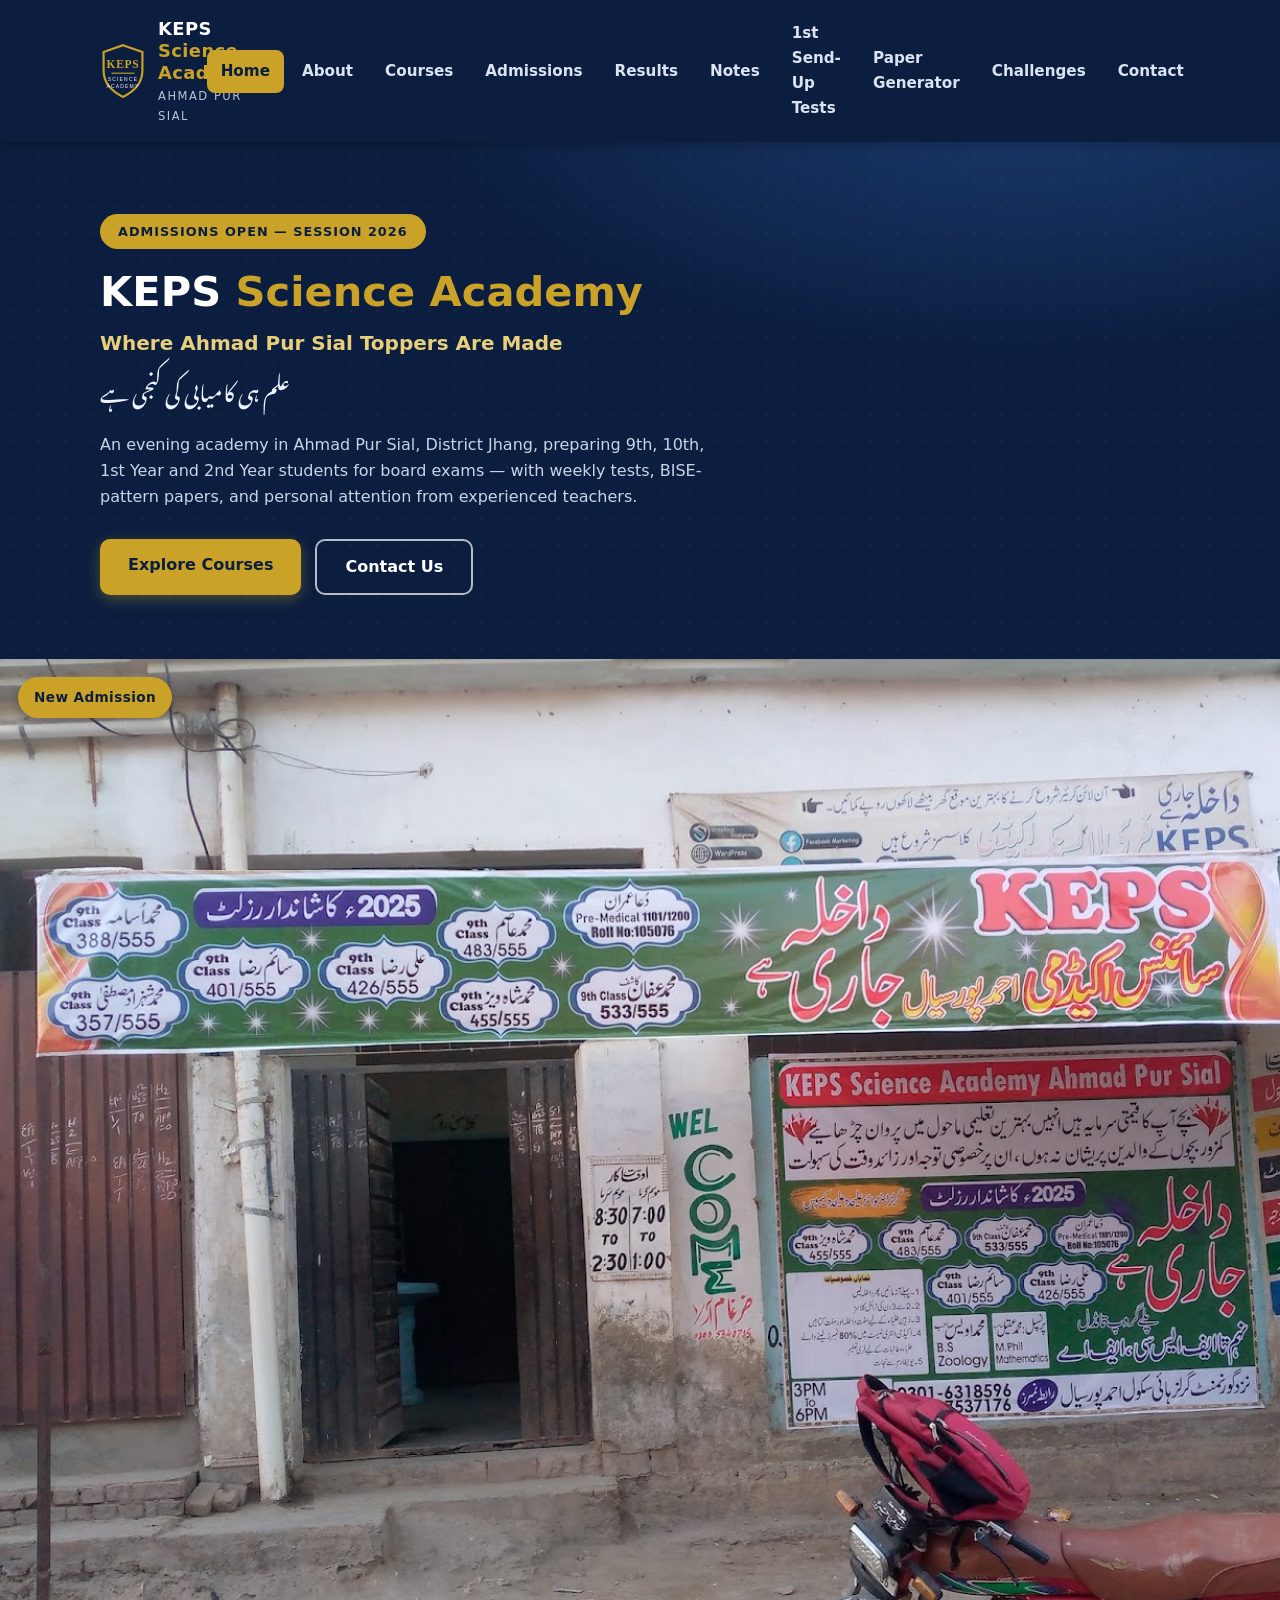
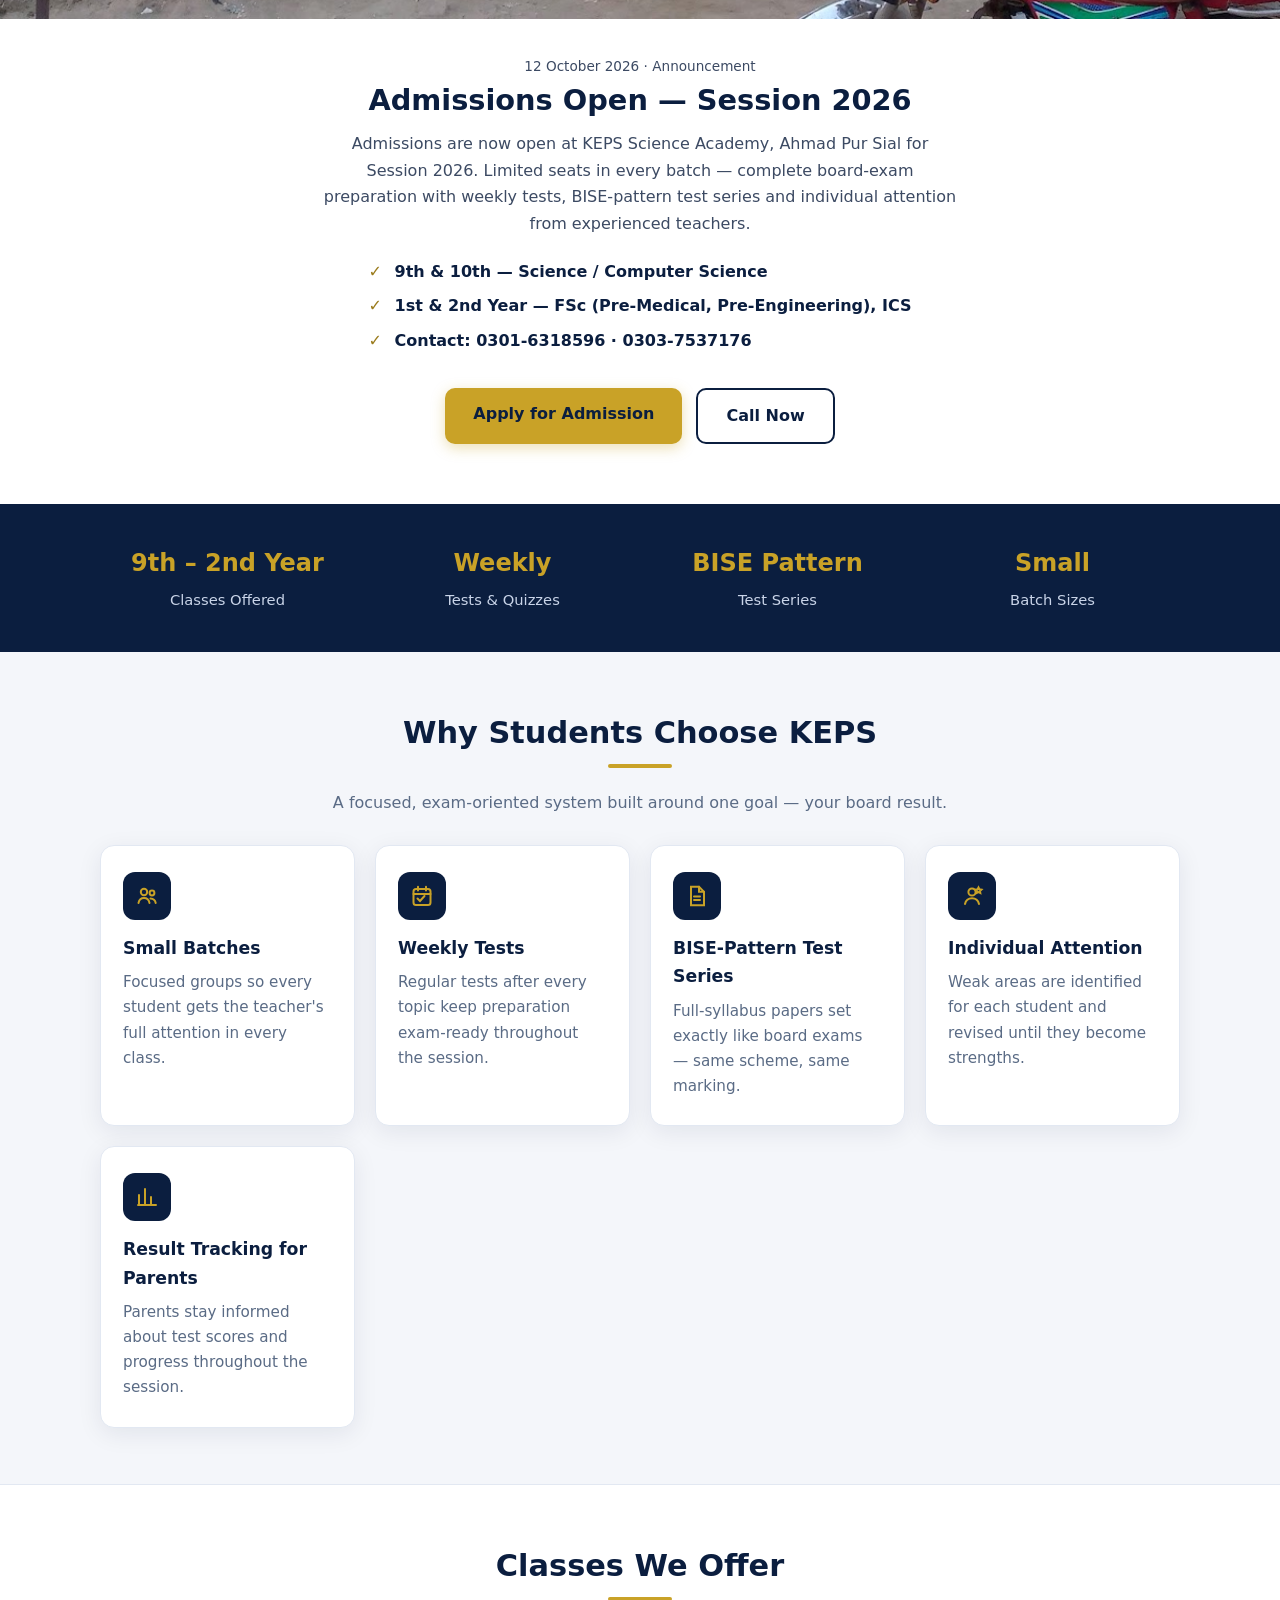
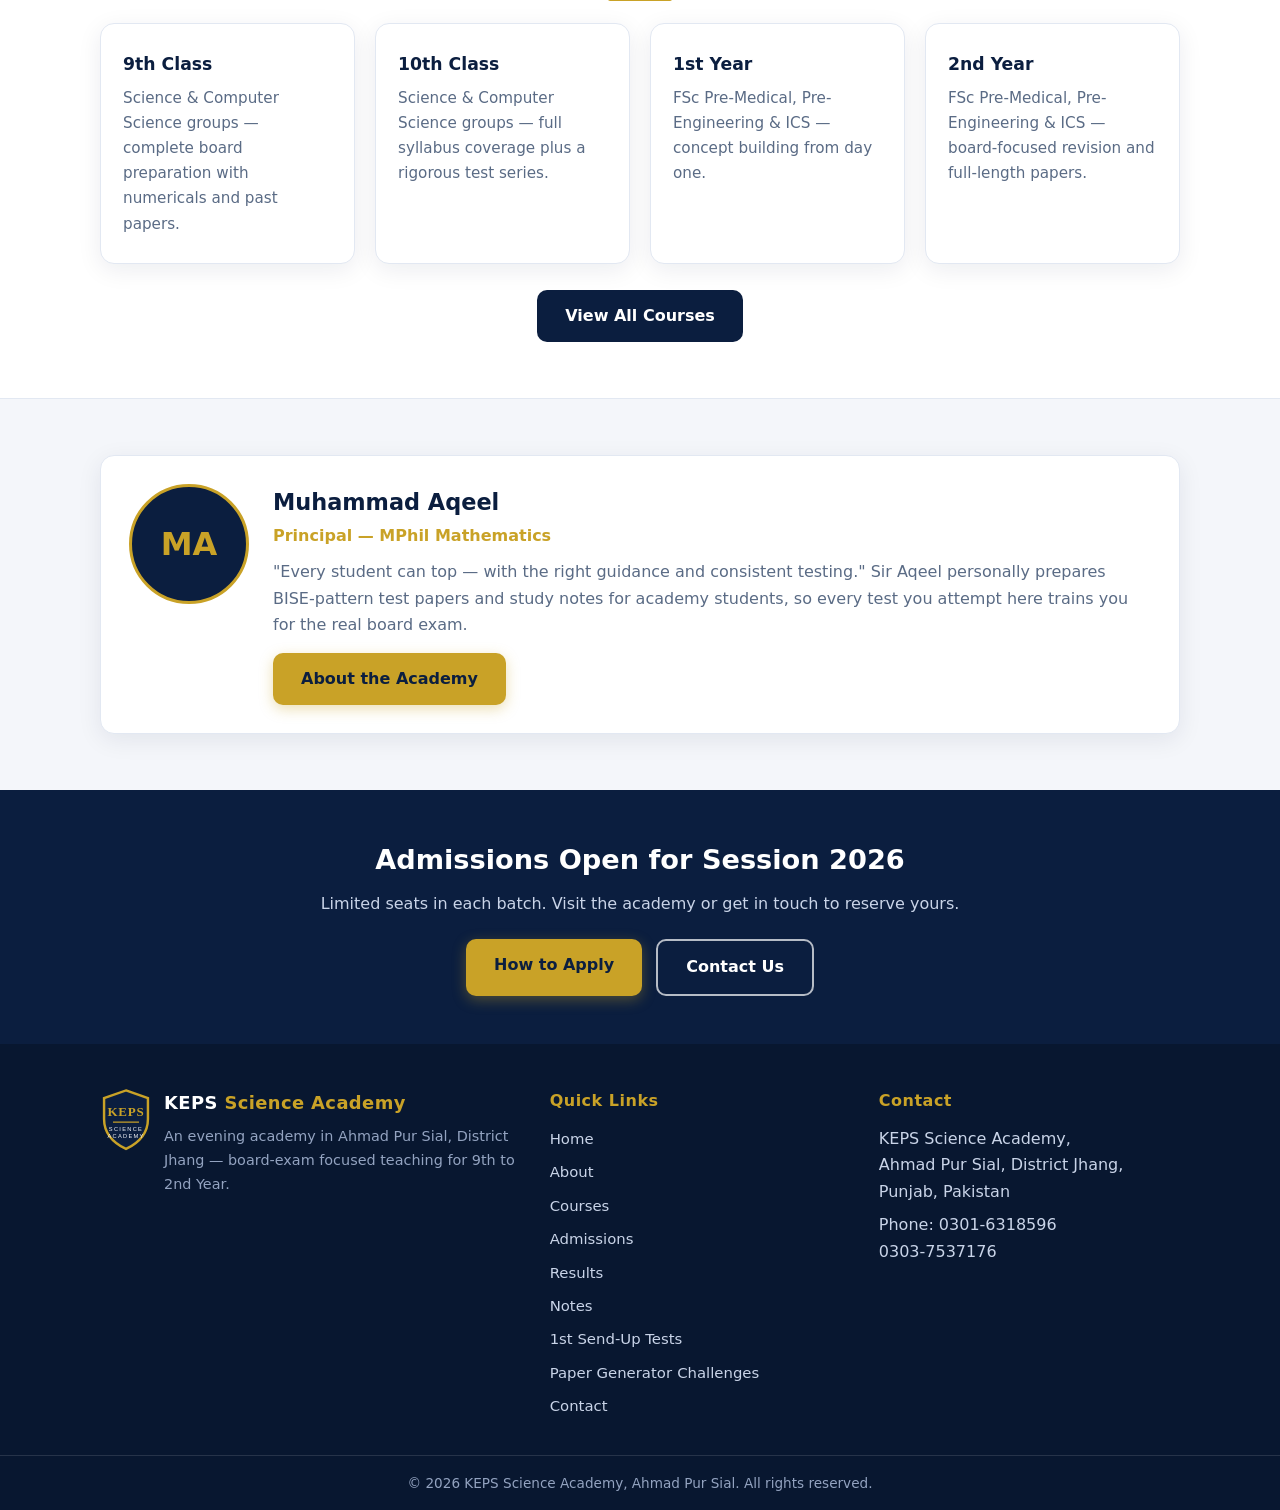
<file: index.html>
<!DOCTYPE html>
<html lang="en">
<head>
<meta charset="UTF-8">
<meta name="viewport" content="width=device-width, initial-scale=1.0">
<title>KEPS Science Academy, Ahmad Pur Sial — Home</title>
<meta name="description" content="KEPS Science Academy, Ahmad Pur Sial, District Jhang — evening academy for 9th, 10th, 1st Year and 2nd Year with weekly tests and BISE-pattern test series.">
<link rel="canonical" href="https://kepsacademy.github.io/">
<meta name="keywords" content="KEPS Science Academy, Ahmad Pur Sial academy, Jhang academy, 9th class academy Ahmad Pur Sial, 10th class academy, FSc academy Jhang, BISE pattern tests">
<meta property="og:type" content="website">
<meta property="og:site_name" content="KEPS Science Academy">
<meta property="og:title" content="KEPS Science Academy, Ahmad Pur Sial — Home">
<meta property="og:description" content="KEPS Science Academy, Ahmad Pur Sial, District Jhang — evening academy for 9th, 10th, 1st Year and 2nd Year with weekly tests and BISE-pattern test series.">
<meta property="og:url" content="https://kepsacademy.github.io/">
<link rel="icon" href="favicon.svg" type="image/svg+xml">
<script type="application/ld+json">
{"@context":"https://schema.org","@type":"EducationalOrganization","name":"KEPS Science Academy","url":"https://kepsacademy.github.io/","telephone":["+92-301-6318596","+92-303-7537176"],"address":{"@type":"PostalAddress","addressLocality":"Ahmad Pur Sial","addressRegion":"Punjab","addressCountry":"PK"},"founder":{"@type":"Person","name":"Muhammad Aqeel","jobTitle":"Principal"},"description":"Evening academy in Ahmad Pur Sial, District Jhang for 9th, 10th, 1st Year and 2nd Year board exam preparation with weekly tests and BISE-pattern test series."}
</script>
<link rel="stylesheet" href="styles.css">
<link rel="preconnect" href="https://fonts.googleapis.com">
<link rel="preconnect" href="https://fonts.gstatic.com" crossorigin>
<link href="https://fonts.googleapis.com/css2?family=Noto+Nastaliq+Urdu:wght@400;600;700&display=swap" rel="stylesheet">
</head>
<body>

<header class="site-header">
  <div class="header-inner">
    <a class="brand" href="index.html" aria-label="KEPS Science Academy — home">
      <svg viewBox="0 0 64 78" role="img" aria-label="KEPS Science Academy crest">
        <path d="M32 3 L59 12.5 V38 C59 57 47.5 67.5 32 75 C16.5 67.5 5 57 5 38 V12.5 Z" fill="#0B1E3F" stroke="#C9A227" stroke-width="3"/>
        <text x="32" y="35" text-anchor="middle" fill="#C9A227" font-family="Georgia,'Times New Roman',serif" font-weight="bold" font-size="16" letter-spacing="1">KEPS</text>
        <line x1="16" y1="42" x2="48" y2="42" stroke="#C9A227" stroke-width="1.5"/>
        <text x="32" y="53" text-anchor="middle" fill="#F4F6FA" font-family="Arial,sans-serif" font-size="7" letter-spacing="1.6">SCIENCE</text>
        <text x="32" y="62" text-anchor="middle" fill="#F4F6FA" font-family="Arial,sans-serif" font-size="7" letter-spacing="1.6">ACADEMY</text>
      </svg>
      <span class="brand-text">
        <span class="brand-name">KEPS <span>Science Academy</span></span><br>
        <span class="brand-sub">Ahmad Pur Sial</span>
      </span>
    </a>
    <button class="nav-toggle" aria-label="Open menu" aria-expanded="false">
      <svg width="22" height="16" viewBox="0 0 22 16"><path d="M1 1h20M1 8h20M1 15h20" stroke="#fff" stroke-width="2" stroke-linecap="round"/></svg>
    </button>
    <nav class="nav" id="main-nav">
      <a href="index.html" class="active">Home</a>
      <a href="about.html">About</a>
      <a href="courses.html">Courses</a>
      <a href="admissions.html">Admissions</a>
      <a href="results.html">Results</a>
      <a href="notes.html">Notes</a>
      <a href="1st-sendup-tests.html">1st Send-Up Tests</a>
      <a href="paper-generator.html">Paper Generator</a>
      <a href="challenges.html">Challenges</a>
      <a href="contact.html">Contact</a>
    </nav>
  </div>
</header>

<main>
  <!-- HERO -->
  <section class="hero">
    <div class="hero-inner">
      <span class="badge">Admissions Open — Session 2026</span>
      <h1>KEPS <span class="gold">Science Academy</span></h1>
      <p class="tagline">Where Ahmad Pur Sial Toppers Are Made</p>
      <p class="tagline-ur ur" lang="ur" dir="rtl">علم ہی کامیابی کی کنجی ہے</p>
      <p class="lead">An evening academy in Ahmad Pur Sial, District Jhang, preparing 9th, 10th, 1st&nbsp;Year and 2nd&nbsp;Year students for board exams — with weekly tests, BISE-pattern papers, and personal attention from experienced teachers.</p>
      <div class="cta-row">
        <a class="btn btn-gold" href="courses.html">Explore Courses</a>
        <a class="btn btn-outline" href="contact.html">Contact Us</a>
      </div>
    </div>
  </section>

  <!-- ANNOUNCEMENT POST -->
  <section class="post-full">
    <div class="post-full-media">
      <img src="academy-front.jpg" alt="KEPS Science Academy building, Ahmad Pur Sial — admissions open" loading="lazy">
      <span class="post-badge">New Admission</span>
    </div>
    <div class="wrap post-full-body">
      <p class="post-meta">12 October 2026 · Announcement</p>
      <h2>Admissions Open — Session 2026</h2>
      <p>Admissions are now open at KEPS Science Academy, Ahmad Pur Sial for Session 2026. Limited seats in every batch — complete board-exam preparation with weekly tests, BISE-pattern test series and individual attention from experienced teachers.</p>
      <ul class="post-points">
        <li>9th &amp; 10th — Science / Computer Science</li>
        <li>1st &amp; 2nd Year — FSc (Pre-Medical, Pre-Engineering), ICS</li>
        <li>Contact: 0301-6318596 · 0303-7537176</li>
      </ul>
      <div class="cta-row">
        <a class="btn btn-gold" href="admissions.html#apply">Apply for Admission</a>
        <a class="btn btn-outline-navy" href="tel:03016318596">Call Now</a>
      </div>
    </div>
  </section>

  <!-- STATS -->
  <section class="stats">
    <div class="stats-grid">
      <div><div class="stat-num">9th – 2nd Year</div><div class="stat-label">Classes Offered</div></div>
      <div><div class="stat-num">Weekly</div><div class="stat-label">Tests &amp; Quizzes</div></div>
      <div><div class="stat-num">BISE Pattern</div><div class="stat-label">Test Series</div></div>
      <div><div class="stat-num">Small</div><div class="stat-label">Batch Sizes</div></div>
    </div>
  </section>

  <!-- FEATURES -->
  <section class="section">
    <div class="container">
      <h2 class="section-title center">Why Students Choose KEPS</h2>
      <div class="gold-rule center"></div>
      <p class="section-sub center">A focused, exam-oriented system built around one goal — your board result.</p>
      <div class="grid">
        <div class="card">
          <div class="icon"><svg width="24" height="24" viewBox="0 0 24 24" fill="none" stroke="#C9A227" stroke-width="2" stroke-linecap="round"><circle cx="9" cy="8" r="3.2"/><path d="M3.5 19c.6-3.2 2.8-5 5.5-5s4.9 1.8 5.5 5"/><circle cx="17" cy="9" r="2.4"/><path d="M15.5 14.6c2.9.1 4.7 1.9 5.2 4.4"/></svg></div>
          <h3>Small Batches</h3>
          <p>Focused groups so every student gets the teacher's full attention in every class.</p>
        </div>
        <div class="card">
          <div class="icon"><svg width="24" height="24" viewBox="0 0 24 24" fill="none" stroke="#C9A227" stroke-width="2" stroke-linecap="round"><rect x="3.5" y="5" width="17" height="16" rx="2.5"/><path d="M3.5 10h17M8 2.8V6.5M16 2.8V6.5M7.5 14.5l2.5 2.5 4.5-5"/></svg></div>
          <h3>Weekly Tests</h3>
          <p>Regular tests after every topic keep preparation exam-ready throughout the session.</p>
        </div>
        <div class="card">
          <div class="icon"><svg width="24" height="24" viewBox="0 0 24 24" fill="none" stroke="#C9A227" stroke-width="2" stroke-linecap="round"><path d="M6 2.8h8L19 7.8v13.4H6z"/><path d="M14 2.8v5h5M9 12.5h6M9 16h6"/></svg></div>
          <h3>BISE-Pattern Test Series</h3>
          <p>Full-syllabus papers set exactly like board exams — same scheme, same marking.</p>
        </div>
        <div class="card">
          <div class="icon"><svg width="24" height="24" viewBox="0 0 24 24" fill="none" stroke="#C9A227" stroke-width="2" stroke-linecap="round"><circle cx="12" cy="8" r="3.6"/><path d="M5 20c.8-3.8 3.6-5.8 7-5.8s6.2 2 7 5.8"/><path d="M18.5 3.5l.9 1.8 2 .3-1.45 1.4.35 2-1.8-.95-1.8.95.35-2-1.45-1.4 2-.3z"/></svg></div>
          <h3>Individual Attention</h3>
          <p>Weak areas are identified for each student and revised until they become strengths.</p>
        </div>
        <div class="card">
          <div class="icon"><svg width="24" height="24" viewBox="0 0 24 24" fill="none" stroke="#C9A227" stroke-width="2" stroke-linecap="round"><path d="M4 20V10M10 20V4M16 20v-8M21 20H3"/></svg></div>
          <h3>Result Tracking for Parents</h3>
          <p>Parents stay informed about test scores and progress throughout the session.</p>
        </div>
      </div>
    </div>
  </section>

  <!-- COURSES TEASER -->
  <section class="section" style="background:#fff;border-top:1px solid var(--line);border-bottom:1px solid var(--line)">
    <div class="container">
      <h2 class="section-title center">Classes We Offer</h2>
      <div class="gold-rule center"></div>
      <div class="grid">
        <div class="card"><h3>9th Class</h3><p>Science &amp; Computer Science groups — complete board preparation with numericals and past papers.</p></div>
        <div class="card"><h3>10th Class</h3><p>Science &amp; Computer Science groups — full syllabus coverage plus a rigorous test series.</p></div>
        <div class="card"><h3>1st Year</h3><p>FSc Pre-Medical, Pre-Engineering &amp; ICS — concept building from day one.</p></div>
        <div class="card"><h3>2nd Year</h3><p>FSc Pre-Medical, Pre-Engineering &amp; ICS — board-focused revision and full-length papers.</p></div>
      </div>
      <p style="text-align:center;margin-top:26px"><a class="btn btn-navy" href="courses.html">View All Courses</a></p>
    </div>
  </section>

  <!-- PRINCIPAL STRIP -->
  <section class="section">
    <div class="container">
      <div class="profile">
        <div class="avatar">MA</div>
        <div>
          <h2>Muhammad Aqeel</h2>
          <div class="role">Principal — MPhil Mathematics</div>
          <p>"Every student can top — with the right guidance and consistent testing." Sir Aqeel personally prepares BISE-pattern test papers and study notes for academy students, so every test you attempt here trains you for the real board exam.</p>
          <p style="margin-top:14px"><a class="btn btn-gold" href="about.html">About the Academy</a></p>
        </div>
      </div>
    </div>
  </section>

  <!-- CTA -->
  <section class="section" style="background:var(--navy);padding:48px 0">
    <div class="container" style="text-align:center;color:#fff">
      <h2 style="font-size:1.7rem;margin-bottom:8px">Admissions Open for Session 2026</h2>
      <p style="color:#c9d4e8;margin-bottom:22px">Limited seats in each batch. Visit the academy or get in touch to reserve yours.</p>
      <div class="cta-row" style="justify-content:center">
        <a class="btn btn-gold" href="admissions.html">How to Apply</a>
        <a class="btn btn-outline" href="contact.html">Contact Us</a>
      </div>
    </div>
  </section>
</main>

<footer class="site-footer">
  <div class="footer-grid">
    <div>
      <div class="footer-brand">
        <svg viewBox="0 0 64 78" role="img" aria-label="KEPS Science Academy crest">
          <path d="M32 3 L59 12.5 V38 C59 57 47.5 67.5 32 75 C16.5 67.5 5 57 5 38 V12.5 Z" fill="#0B1E3F" stroke="#C9A227" stroke-width="3"/>
          <text x="32" y="35" text-anchor="middle" fill="#C9A227" font-family="Georgia,'Times New Roman',serif" font-weight="bold" font-size="16" letter-spacing="1">KEPS</text>
          <line x1="16" y1="42" x2="48" y2="42" stroke="#C9A227" stroke-width="1.5"/>
          <text x="32" y="53" text-anchor="middle" fill="#F4F6FA" font-family="Arial,sans-serif" font-size="7" letter-spacing="1.6">SCIENCE</text>
          <text x="32" y="62" text-anchor="middle" fill="#F4F6FA" font-family="Arial,sans-serif" font-size="7" letter-spacing="1.6">ACADEMY</text>
        </svg>
        <div>
          <div class="brand-name">KEPS <span style="color:#C9A227">Science Academy</span></div>
          <p>An evening academy in Ahmad Pur Sial, District Jhang — board-exam focused teaching for 9th to 2nd Year.</p>
        </div>
      </div>
    </div>
    <div>
      <h4>Quick Links</h4>
      <ul class="footer-links">
        <li><a href="index.html">Home</a></li>
        <li><a href="about.html">About</a></li>
        <li><a href="courses.html">Courses</a></li>
        <li><a href="admissions.html">Admissions</a></li>
        <li><a href="results.html">Results</a></li>
        <li><a href="notes.html">Notes</a></li>
        <li><a href="1st-sendup-tests.html">1st Send-Up Tests</a></li>
        <li><a href="paper-generator.html">Paper Generator</a>
      <a href="challenges.html">Challenges</a></li>
        <li><a href="contact.html">Contact</a></li>
      </ul>
    </div>
    <div>
      <h4>Contact</h4>
      <ul class="footer-links">
        <li>KEPS Science Academy,<br>Ahmad Pur Sial, District Jhang,<br>Punjab, Pakistan</li>
        <li>Phone: 0301-6318596<br>0303-7537176</li>
      </ul>
    </div>
  </div>
  <div class="footer-bottom">© <span id="year">2026</span> KEPS Science Academy, Ahmad Pur Sial. All rights reserved.</div>
</footer>
<script src="script.js"></script>
</body>
</html>
</file>
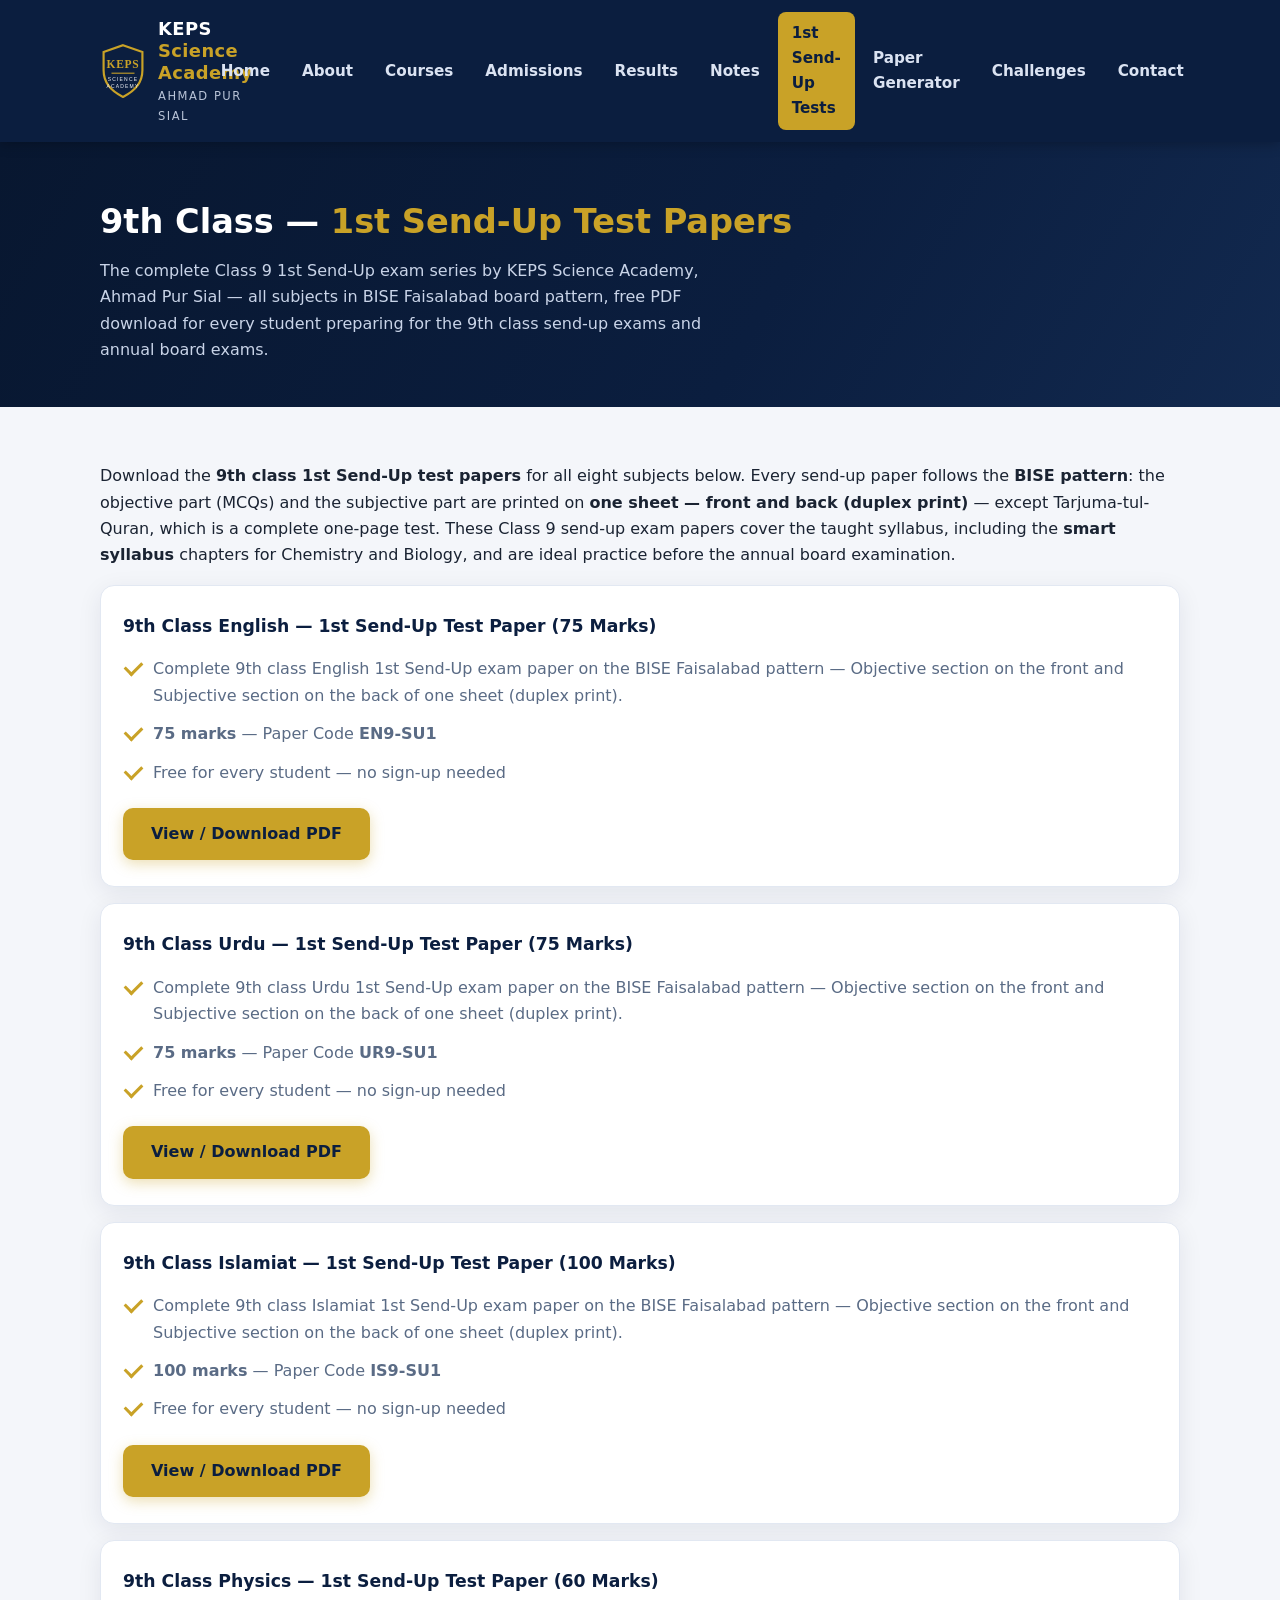
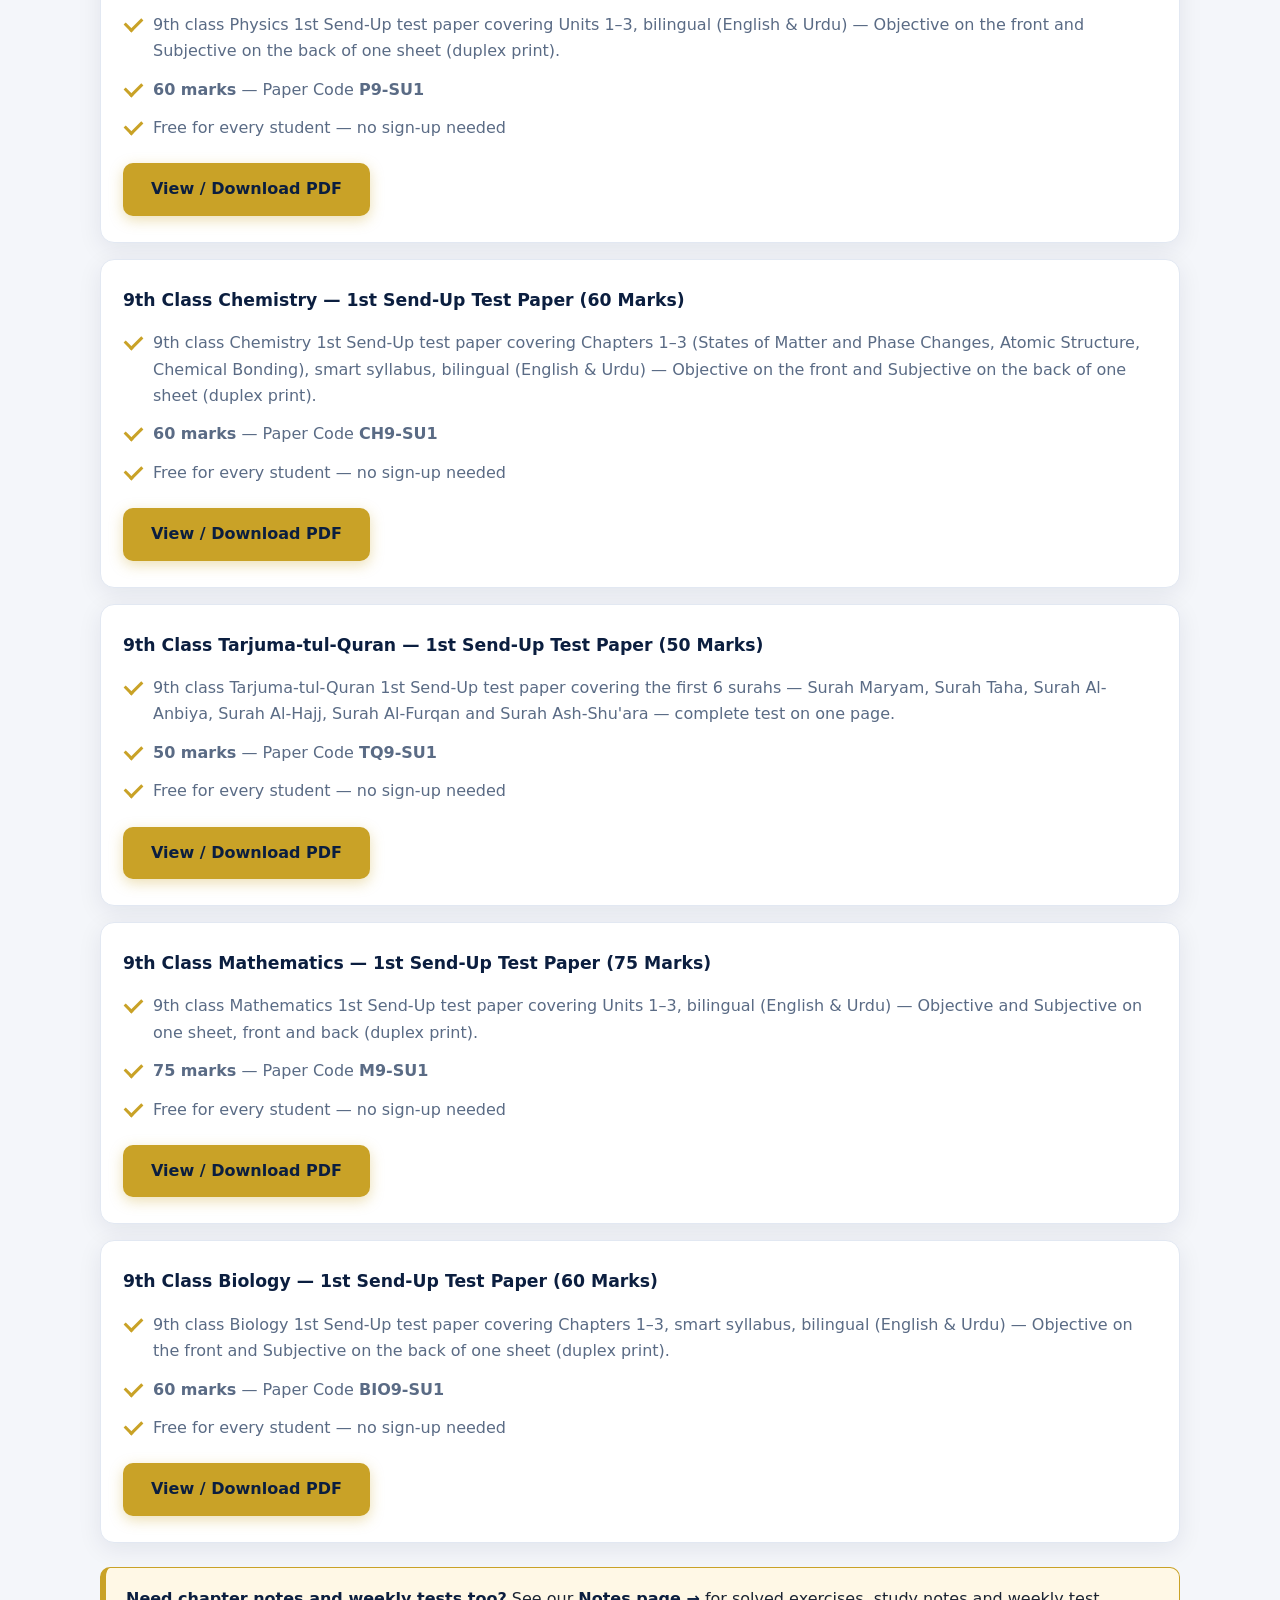
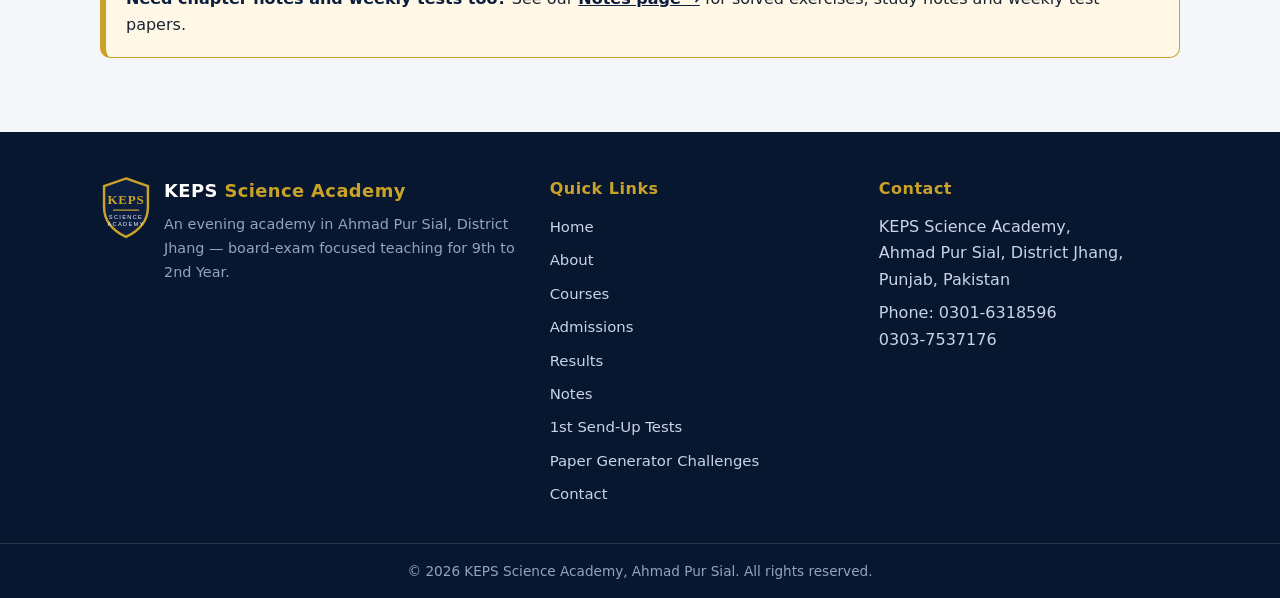
<file: 1st-sendup-tests.html>
<!DOCTYPE html>
<html lang="en">
<head>
<meta charset="UTF-8">
<meta name="viewport" content="width=device-width, initial-scale=1.0">
<title>9th Class 1st Send-Up Test Papers — All Subjects, Free PDF Download | KEPS Science Academy</title>
<meta name="description" content="Download free 9th class 1st Send-Up test papers for all subjects — English, Urdu, Islamiat, Physics, Chemistry, Tarjuma-tul-Quran, Mathematics and Biology — on the BISE Faisalabad pattern, prepared by KEPS Science Academy, Ahmad Pur Sial. Print-ready PDFs: objective and subjective on one sheet.">
<link rel="canonical" href="https://kepsacademy.github.io/1st-sendup-tests.html">
<meta name="keywords" content="9th class 1st send up test papers, class 9 send up exam papers, 9th class send up test papers PDF download, 9th class english 1st send up test, 9th class urdu send up paper, 9th class islamiat send up test 100 marks, 9th class physics send up test, 9th class chemistry send up test smart syllabus, 9th class tarjuma tul quran send up test, 9th class mathematics send up test, 9th class biology send up test smart syllabus, EN9-SU1 UR9-SU1 IS9-SU1 P9-SU1 CH9-SU1 TQ9-SU1 M9-SU1 BIO9-SU1, BISE Faisalabad pattern test papers, KEPS Science Academy, Ahmad Pur Sial, 9th class test papers free PDF">
<meta property="og:type" content="website">
<meta property="og:site_name" content="KEPS Science Academy">
<meta property="og:title" content="9th Class 1st Send-Up Test Papers — All Subjects, Free PDF | KEPS Science Academy">
<meta property="og:description" content="Complete 9th class 1st Send-Up test series on the BISE Faisalabad pattern — English, Urdu, Islamiat, Physics, Chemistry, Tarjuma-tul-Quran, Mathematics and Biology. Free PDF download by KEPS Science Academy, Ahmad Pur Sial.">
<meta property="og:url" content="https://kepsacademy.github.io/1st-sendup-tests.html">
<link rel="icon" href="favicon.svg" type="image/svg+xml">
<script type="application/ld+json">
{"@context":"https://schema.org","@type":"EducationalOrganization","name":"KEPS Science Academy","url":"https://kepsacademy.github.io/","telephone":["+92-301-6318596","+92-303-7537176"],"address":{"@type":"PostalAddress","addressLocality":"Ahmad Pur Sial","addressRegion":"Punjab","addressCountry":"PK"},"founder":{"@type":"Person","name":"Muhammad Aqeel","jobTitle":"Principal"},"description":"Evening academy in Ahmad Pur Sial, District Jhang for 9th, 10th, 1st Year and 2nd Year board exam preparation with weekly tests and BISE-pattern test series."}
</script>
<script type="application/ld+json">
{
 "@context": "https://schema.org",
 "@type": "ItemList",
 "name": "9th Class 1st Send-Up Test Papers — KEPS Science Academy",
 "description": "Complete set of 9th class 1st Send-Up test papers for all subjects, BISE Faisalabad pattern, free PDF download by KEPS Science Academy, Ahmad Pur Sial.",
 "numberOfItems": 8,
 "itemListElement": [
  {
   "@type": "ListItem",
   "position": 1,
   "item": {
    "@type": "LearningResource",
    "name": "9th Class English 1st Send-Up Test Paper — 75 Marks (KEPS)",
    "description": "9th class English 1st Send-Up test paper (EN9-SU1), 75 marks. Complete 9th class English 1st Send-Up exam paper on the BISE Faisalabad pattern — Objective section on the front and Subjective section on the back of one sheet (duplex print). Free PDF by KEPS Science Academy, Ahmad Pur Sial.",
    "url": "https://kepsacademy.github.io/notes/9th-english-1st-sendup-test-keps.pdf",
    "encodingFormat": "application/pdf",
    "inLanguage": "en",
    "learningResourceType": "Exam paper",
    "provider": {
     "@type": "EducationalOrganization",
     "name": "KEPS Science Academy",
     "url": "https://kepsacademy.github.io/"
    }
   }
  },
  {
   "@type": "ListItem",
   "position": 2,
   "item": {
    "@type": "LearningResource",
    "name": "9th Class Urdu 1st Send-Up Test Paper — 75 Marks (KEPS)",
    "description": "9th class Urdu 1st Send-Up test paper (UR9-SU1), 75 marks. Complete 9th class Urdu 1st Send-Up exam paper on the BISE Faisalabad pattern — Objective section on the front and Subjective section on the back of one sheet (duplex print). Free PDF by KEPS Science Academy, Ahmad Pur Sial.",
    "url": "https://kepsacademy.github.io/notes/9th-urdu-1st-sendup-test-keps.pdf",
    "encodingFormat": "application/pdf",
    "inLanguage": "ur",
    "learningResourceType": "Exam paper",
    "provider": {
     "@type": "EducationalOrganization",
     "name": "KEPS Science Academy",
     "url": "https://kepsacademy.github.io/"
    }
   }
  },
  {
   "@type": "ListItem",
   "position": 3,
   "item": {
    "@type": "LearningResource",
    "name": "9th Class Islamiat 1st Send-Up Test Paper — 100 Marks (KEPS)",
    "description": "9th class Islamiat 1st Send-Up test paper (IS9-SU1), 100 marks. Complete 9th class Islamiat 1st Send-Up exam paper on the BISE Faisalabad pattern — Objective section on the front and Subjective section on the back of one sheet (duplex print). Free PDF by KEPS Science Academy, Ahmad Pur Sial.",
    "url": "https://kepsacademy.github.io/notes/9th-islamiat-1st-sendup-test-keps.pdf",
    "encodingFormat": "application/pdf",
    "inLanguage": "ur",
    "learningResourceType": "Exam paper",
    "provider": {
     "@type": "EducationalOrganization",
     "name": "KEPS Science Academy",
     "url": "https://kepsacademy.github.io/"
    }
   }
  },
  {
   "@type": "ListItem",
   "position": 4,
   "item": {
    "@type": "LearningResource",
    "name": "9th Class Physics 1st Send-Up Test Paper — 60 Marks (KEPS)",
    "description": "9th class Physics 1st Send-Up test paper (P9-SU1), 60 marks. 9th class Physics 1st Send-Up test paper covering Units 1–3, bilingual (English & Urdu) — Objective on the front and Subjective on the back of one sheet (duplex print). Free PDF by KEPS Science Academy, Ahmad Pur Sial.",
    "url": "https://kepsacademy.github.io/notes/9th-physics-1st-sendup-test-keps.pdf",
    "encodingFormat": "application/pdf",
    "inLanguage": [
     "en",
     "ur"
    ],
    "learningResourceType": "Exam paper",
    "provider": {
     "@type": "EducationalOrganization",
     "name": "KEPS Science Academy",
     "url": "https://kepsacademy.github.io/"
    }
   }
  },
  {
   "@type": "ListItem",
   "position": 5,
   "item": {
    "@type": "LearningResource",
    "name": "9th Class Chemistry 1st Send-Up Test Paper — 60 Marks (KEPS)",
    "description": "9th class Chemistry 1st Send-Up test paper (CH9-SU1), 60 marks. 9th class Chemistry 1st Send-Up test paper covering Chapters 1–3 (States of Matter and Phase Changes, Atomic Structure, Chemical Bonding), smart syllabus, bilingual (English & Urdu) — Objective on the front and Subjective on the back of one sheet (duplex print). Free PDF by KEPS Science Academy, Ahmad Pur Sial.",
    "url": "https://kepsacademy.github.io/notes/9th-chemistry-1st-sendup-test-keps.pdf",
    "encodingFormat": "application/pdf",
    "inLanguage": [
     "en",
     "ur"
    ],
    "learningResourceType": "Exam paper",
    "provider": {
     "@type": "EducationalOrganization",
     "name": "KEPS Science Academy",
     "url": "https://kepsacademy.github.io/"
    }
   }
  },
  {
   "@type": "ListItem",
   "position": 6,
   "item": {
    "@type": "LearningResource",
    "name": "9th Class Tarjuma-tul-Quran 1st Send-Up Test Paper — 50 Marks (KEPS)",
    "description": "9th class Tarjuma-tul-Quran 1st Send-Up test paper (TQ9-SU1), 50 marks. 9th class Tarjuma-tul-Quran 1st Send-Up test paper covering the first 6 surahs — Surah Maryam, Surah Taha, Surah Al-Anbiya, Surah Al-Hajj, Surah Al-Furqan and Surah Ash-Shu'ara — complete test on one page. Free PDF by KEPS Science Academy, Ahmad Pur Sial.",
    "url": "https://kepsacademy.github.io/notes/9th-tarjuma-1st-sendup-test-keps.pdf",
    "encodingFormat": "application/pdf",
    "inLanguage": "ur",
    "learningResourceType": "Exam paper",
    "provider": {
     "@type": "EducationalOrganization",
     "name": "KEPS Science Academy",
     "url": "https://kepsacademy.github.io/"
    }
   }
  },
  {
   "@type": "ListItem",
   "position": 7,
   "item": {
    "@type": "LearningResource",
    "name": "9th Class Mathematics 1st Send-Up Test Paper — 75 Marks (KEPS)",
    "description": "9th class Mathematics 1st Send-Up test paper (M9-SU1), 75 marks. 9th class Mathematics 1st Send-Up test paper covering Units 1–3, bilingual (English & Urdu) — Objective and Subjective on one sheet, front and back (duplex print). Free PDF by KEPS Science Academy, Ahmad Pur Sial.",
    "url": "https://kepsacademy.github.io/notes/9th-mathematics-1st-sendup-test-keps.pdf",
    "encodingFormat": "application/pdf",
    "inLanguage": [
     "en",
     "ur"
    ],
    "learningResourceType": "Exam paper",
    "provider": {
     "@type": "EducationalOrganization",
     "name": "KEPS Science Academy",
     "url": "https://kepsacademy.github.io/"
    }
   }
  },
  {
   "@type": "ListItem",
   "position": 8,
   "item": {
    "@type": "LearningResource",
    "name": "9th Class Biology 1st Send-Up Test Paper — 60 Marks (KEPS)",
    "description": "9th class Biology 1st Send-Up test paper (BIO9-SU1), 60 marks. 9th class Biology 1st Send-Up test paper covering Chapters 1–3, smart syllabus, bilingual (English & Urdu) — Objective on the front and Subjective on the back of one sheet (duplex print). Free PDF by KEPS Science Academy, Ahmad Pur Sial.",
    "url": "https://kepsacademy.github.io/notes/9th-biology-1st-sendup-test-keps.pdf",
    "encodingFormat": "application/pdf",
    "inLanguage": [
     "en",
     "ur"
    ],
    "learningResourceType": "Exam paper",
    "provider": {
     "@type": "EducationalOrganization",
     "name": "KEPS Science Academy",
     "url": "https://kepsacademy.github.io/"
    }
   }
  }
 ]
}
</script>
<link rel="stylesheet" href="styles.css">
<link rel="preconnect" href="https://fonts.googleapis.com">
<link rel="preconnect" href="https://fonts.gstatic.com" crossorigin>
<link href="https://fonts.googleapis.com/css2?family=Noto+Nastaliq+Urdu:wght@400;600;700&display=swap" rel="stylesheet">
</head>
<body>

<header class="site-header">
  <div class="header-inner">
    <a class="brand" href="index.html" aria-label="KEPS Science Academy — home">
      <svg viewBox="0 0 64 78" role="img" aria-label="KEPS Science Academy crest">
        <path d="M32 3 L59 12.5 V38 C59 57 47.5 67.5 32 75 C16.5 67.5 5 57 5 38 V12.5 Z" fill="#0B1E3F" stroke="#C9A227" stroke-width="3"/>
        <text x="32" y="35" text-anchor="middle" fill="#C9A227" font-family="Georgia,'Times New Roman',serif" font-weight="bold" font-size="16" letter-spacing="1">KEPS</text>
        <line x1="16" y1="42" x2="48" y2="42" stroke="#C9A227" stroke-width="1.5"/>
        <text x="32" y="53" text-anchor="middle" fill="#F4F6FA" font-family="Arial,sans-serif" font-size="7" letter-spacing="1.6">SCIENCE</text>
        <text x="32" y="62" text-anchor="middle" fill="#F4F6FA" font-family="Arial,sans-serif" font-size="7" letter-spacing="1.6">ACADEMY</text>
      </svg>
      <span class="brand-text">
        <span class="brand-name">KEPS <span>Science Academy</span></span><br>
        <span class="brand-sub">Ahmad Pur Sial</span>
      </span>
    </a>
    <button class="nav-toggle" aria-label="Open menu" aria-expanded="false">
      <svg width="22" height="16" viewBox="0 0 22 16"><path d="M1 1h20M1 8h20M1 15h20" stroke="#fff" stroke-width="2" stroke-linecap="round"/></svg>
    </button>
    <nav class="nav" id="main-nav">
      <a href="index.html">Home</a>
      <a href="about.html">About</a>
      <a href="courses.html">Courses</a>
      <a href="admissions.html">Admissions</a>
      <a href="results.html">Results</a>
      <a href="notes.html">Notes</a>
      <a href="1st-sendup-tests.html" class="active">1st Send-Up Tests</a>
      <a href="paper-generator.html">Paper Generator</a>
      <a href="challenges.html">Challenges</a>
      <a href="contact.html">Contact</a>
    </nav>
  </div>
</header>

<main>
  <section class="page-hero">
    <div class="container">
      <h1>9th Class — <span class="gold">1st Send-Up Test Papers</span></h1>
      <p>The complete Class 9 1st Send-Up exam series by KEPS Science Academy, Ahmad Pur Sial — all subjects in BISE Faisalabad board pattern, free PDF download for every student preparing for the 9th class send-up exams and annual board exams.</p>
    </div>
  </section>

  <section class="section">
    <div class="container">
      <p>Download the <strong>9th class 1st Send-Up test papers</strong> for all eight subjects below. Every send-up paper follows the <strong>BISE pattern</strong>: the objective part (MCQs) and the subjective part are printed on <strong>one sheet — front and back (duplex print)</strong> — except Tarjuma-tul-Quran, which is a complete one-page test. These Class 9 send-up exam papers cover the taught syllabus, including the <strong>smart syllabus</strong> chapters for Chemistry and Biology, and are ideal practice before the annual board examination.</p>

      <div class="card" style="margin-top:16px">
        <h3 style="color:var(--navy);margin-bottom:8px">9th Class English — 1st Send-Up Test Paper (75 Marks)</h3>
        <ul class="tick">
          <li>Complete 9th class English 1st Send-Up exam paper on the BISE Faisalabad pattern — Objective section on the front and Subjective section on the back of one sheet (duplex print).</li>
          <li><strong>75 marks</strong> — Paper Code <strong>EN9-SU1</strong></li>
          <li>Free for every student — no sign-up needed</li>
        </ul>
        <div class="cta-row" style="margin-top:16px">
          <a class="btn btn-gold" href="notes/9th-english-1st-sendup-test-keps.pdf" target="_blank" rel="noopener">View / Download PDF</a>
        </div>
      </div>

      <div class="card" style="margin-top:16px">
        <h3 style="color:var(--navy);margin-bottom:8px">9th Class Urdu — 1st Send-Up Test Paper (75 Marks)</h3>
        <ul class="tick">
          <li>Complete 9th class Urdu 1st Send-Up exam paper on the BISE Faisalabad pattern — Objective section on the front and Subjective section on the back of one sheet (duplex print).</li>
          <li><strong>75 marks</strong> — Paper Code <strong>UR9-SU1</strong></li>
          <li>Free for every student — no sign-up needed</li>
        </ul>
        <div class="cta-row" style="margin-top:16px">
          <a class="btn btn-gold" href="notes/9th-urdu-1st-sendup-test-keps.pdf" target="_blank" rel="noopener">View / Download PDF</a>
        </div>
      </div>

      <div class="card" style="margin-top:16px">
        <h3 style="color:var(--navy);margin-bottom:8px">9th Class Islamiat — 1st Send-Up Test Paper (100 Marks)</h3>
        <ul class="tick">
          <li>Complete 9th class Islamiat 1st Send-Up exam paper on the BISE Faisalabad pattern — Objective section on the front and Subjective section on the back of one sheet (duplex print).</li>
          <li><strong>100 marks</strong> — Paper Code <strong>IS9-SU1</strong></li>
          <li>Free for every student — no sign-up needed</li>
        </ul>
        <div class="cta-row" style="margin-top:16px">
          <a class="btn btn-gold" href="notes/9th-islamiat-1st-sendup-test-keps.pdf" target="_blank" rel="noopener">View / Download PDF</a>
        </div>
      </div>

      <div class="card" style="margin-top:16px">
        <h3 style="color:var(--navy);margin-bottom:8px">9th Class Physics — 1st Send-Up Test Paper (60 Marks)</h3>
        <ul class="tick">
          <li>9th class Physics 1st Send-Up test paper covering Units 1–3, bilingual (English &amp; Urdu) — Objective on the front and Subjective on the back of one sheet (duplex print).</li>
          <li><strong>60 marks</strong> — Paper Code <strong>P9-SU1</strong></li>
          <li>Free for every student — no sign-up needed</li>
        </ul>
        <div class="cta-row" style="margin-top:16px">
          <a class="btn btn-gold" href="notes/9th-physics-1st-sendup-test-keps.pdf" target="_blank" rel="noopener">View / Download PDF</a>
        </div>
      </div>

      <div class="card" style="margin-top:16px">
        <h3 style="color:var(--navy);margin-bottom:8px">9th Class Chemistry — 1st Send-Up Test Paper (60 Marks)</h3>
        <ul class="tick">
          <li>9th class Chemistry 1st Send-Up test paper covering Chapters 1–3 (States of Matter and Phase Changes, Atomic Structure, Chemical Bonding), smart syllabus, bilingual (English &amp; Urdu) — Objective on the front and Subjective on the back of one sheet (duplex print).</li>
          <li><strong>60 marks</strong> — Paper Code <strong>CH9-SU1</strong></li>
          <li>Free for every student — no sign-up needed</li>
        </ul>
        <div class="cta-row" style="margin-top:16px">
          <a class="btn btn-gold" href="notes/9th-chemistry-1st-sendup-test-keps.pdf" target="_blank" rel="noopener">View / Download PDF</a>
        </div>
      </div>

      <div class="card" style="margin-top:16px">
        <h3 style="color:var(--navy);margin-bottom:8px">9th Class Tarjuma-tul-Quran — 1st Send-Up Test Paper (50 Marks)</h3>
        <ul class="tick">
          <li>9th class Tarjuma-tul-Quran 1st Send-Up test paper covering the first 6 surahs — Surah Maryam, Surah Taha, Surah Al-Anbiya, Surah Al-Hajj, Surah Al-Furqan and Surah Ash-Shu'ara — complete test on one page.</li>
          <li><strong>50 marks</strong> — Paper Code <strong>TQ9-SU1</strong></li>
          <li>Free for every student — no sign-up needed</li>
        </ul>
        <div class="cta-row" style="margin-top:16px">
          <a class="btn btn-gold" href="notes/9th-tarjuma-1st-sendup-test-keps.pdf" target="_blank" rel="noopener">View / Download PDF</a>
        </div>
      </div>

      <div class="card" style="margin-top:16px">
        <h3 style="color:var(--navy);margin-bottom:8px">9th Class Mathematics — 1st Send-Up Test Paper (75 Marks)</h3>
        <ul class="tick">
          <li>9th class Mathematics 1st Send-Up test paper covering Units 1–3, bilingual (English &amp; Urdu) — Objective and Subjective on one sheet, front and back (duplex print).</li>
          <li><strong>75 marks</strong> — Paper Code <strong>M9-SU1</strong></li>
          <li>Free for every student — no sign-up needed</li>
        </ul>
        <div class="cta-row" style="margin-top:16px">
          <a class="btn btn-gold" href="notes/9th-mathematics-1st-sendup-test-keps.pdf" target="_blank" rel="noopener">View / Download PDF</a>
        </div>
      </div>

      <div class="card" style="margin-top:16px">
        <h3 style="color:var(--navy);margin-bottom:8px">9th Class Biology — 1st Send-Up Test Paper (60 Marks)</h3>
        <ul class="tick">
          <li>9th class Biology 1st Send-Up test paper covering Chapters 1–3, smart syllabus, bilingual (English &amp; Urdu) — Objective on the front and Subjective on the back of one sheet (duplex print).</li>
          <li><strong>60 marks</strong> — Paper Code <strong>BIO9-SU1</strong></li>
          <li>Free for every student — no sign-up needed</li>
        </ul>
        <div class="cta-row" style="margin-top:16px">
          <a class="btn btn-gold" href="notes/9th-biology-1st-sendup-test-keps.pdf" target="_blank" rel="noopener">View / Download PDF</a>
        </div>
      </div>

      <div class="notice" style="margin-top:24px">
        <strong>Need chapter notes and weekly tests too?</strong> See our <a href="notes.html" style="color:var(--navy);font-weight:700">Notes page →</a> for solved exercises, study notes and weekly test papers.
      </div>

    </div>
  </section>
</main>

<footer class="site-footer">
  <div class="footer-grid">
    <div>
      <div class="footer-brand">
        <svg viewBox="0 0 64 78" role="img" aria-label="KEPS Science Academy crest">
          <path d="M32 3 L59 12.5 V38 C59 57 47.5 67.5 32 75 C16.5 67.5 5 57 5 38 V12.5 Z" fill="#0B1E3F" stroke="#C9A227" stroke-width="3"/>
          <text x="32" y="35" text-anchor="middle" fill="#C9A227" font-family="Georgia,'Times New Roman',serif" font-weight="bold" font-size="16" letter-spacing="1">KEPS</text>
          <line x1="16" y1="42" x2="48" y2="42" stroke="#C9A227" stroke-width="1.5"/>
          <text x="32" y="53" text-anchor="middle" fill="#F4F6FA" font-family="Arial,sans-serif" font-size="7" letter-spacing="1.6">SCIENCE</text>
          <text x="32" y="62" text-anchor="middle" fill="#F4F6FA" font-family="Arial,sans-serif" font-size="7" letter-spacing="1.6">ACADEMY</text>
        </svg>
        <div>
          <div class="brand-name">KEPS <span style="color:#C9A227">Science Academy</span></div>
          <p>An evening academy in Ahmad Pur Sial, District Jhang — board-exam focused teaching for 9th to 2nd Year.</p>
        </div>
      </div>
    </div>
    <div>
      <h4>Quick Links</h4>
      <ul class="footer-links">
        <li><a href="index.html">Home</a></li>
        <li><a href="about.html">About</a></li>
        <li><a href="courses.html">Courses</a></li>
        <li><a href="admissions.html">Admissions</a></li>
        <li><a href="results.html">Results</a></li>
        <li><a href="notes.html">Notes</a></li>
        <li><a href="1st-sendup-tests.html">1st Send-Up Tests</a></li>
        <li><a href="paper-generator.html">Paper Generator</a>
      <a href="challenges.html">Challenges</a></li>
        <li><a href="contact.html">Contact</a></li>
      </ul>
    </div>
    <div>
      <h4>Contact</h4>
      <ul class="footer-links">
        <li>KEPS Science Academy,<br>Ahmad Pur Sial, District Jhang,<br>Punjab, Pakistan</li>
        <li>Phone: 0301-6318596<br>0303-7537176</li>
      </ul>
    </div>
  </div>
  <div class="footer-bottom">© <span id="year">2026</span> KEPS Science Academy, Ahmad Pur Sial. All rights reserved.</div>
</footer>
<script src="script.js"></script>
</body>
</html>
</file>
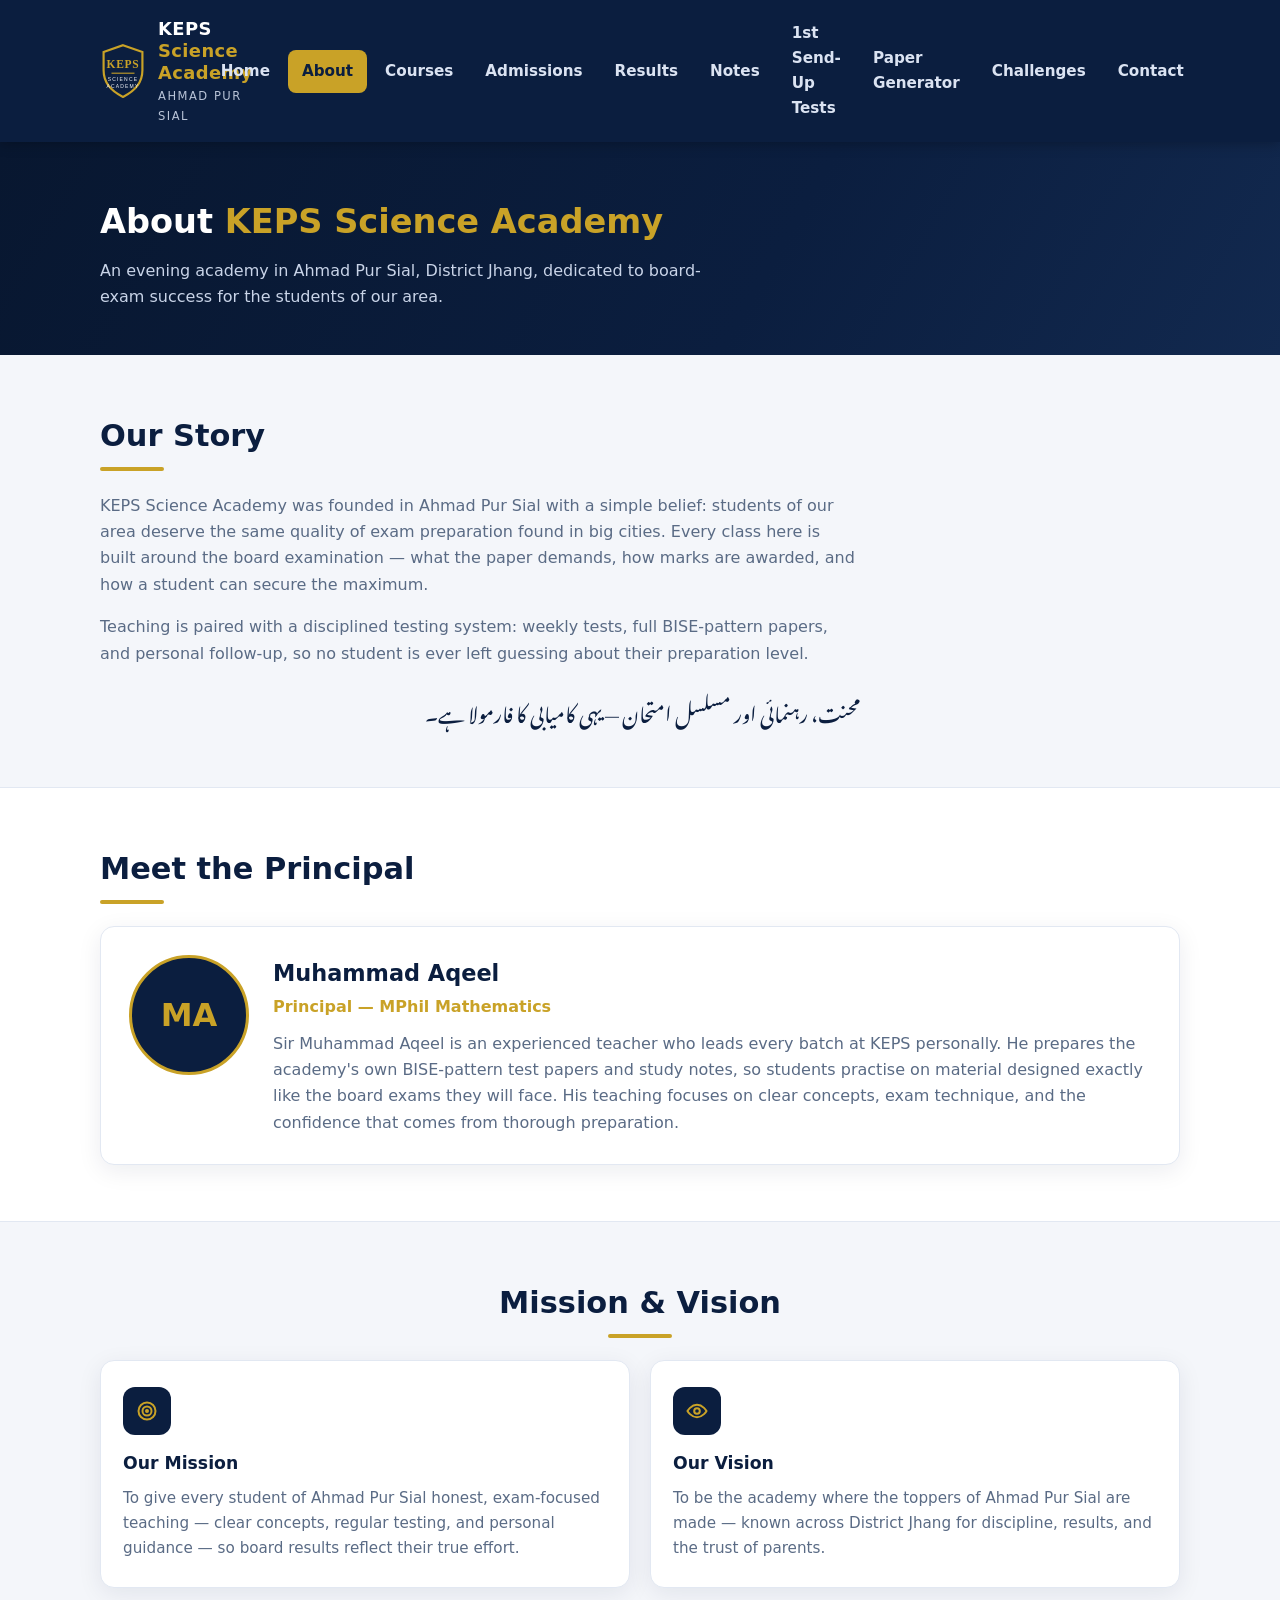
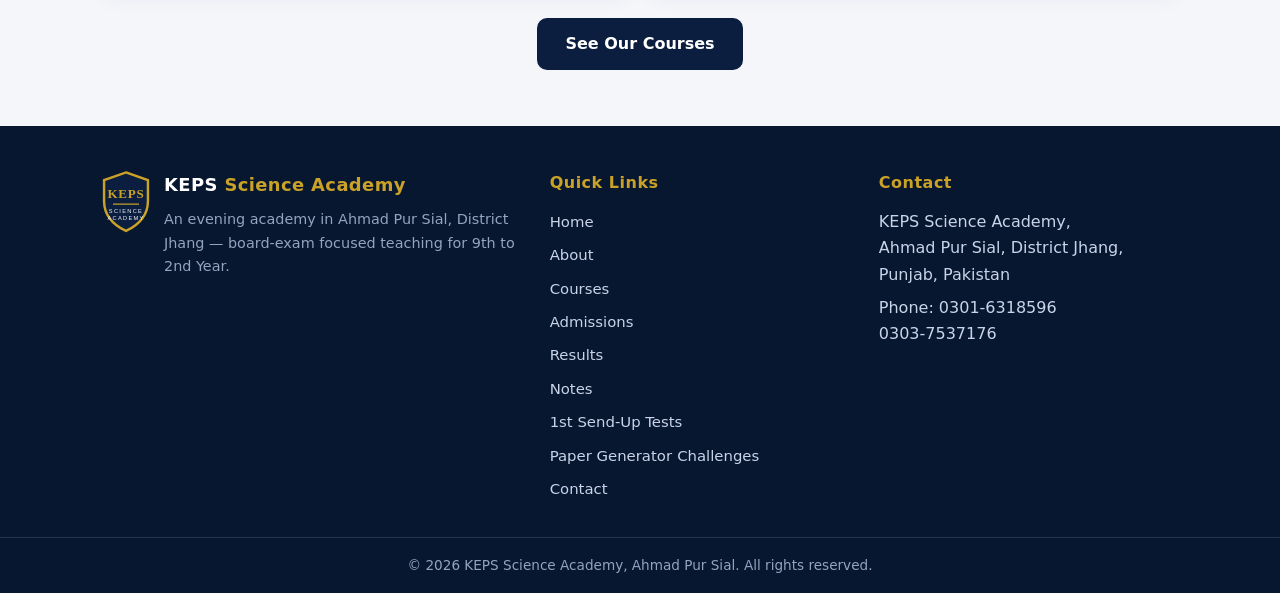
<file: about.html>
<!DOCTYPE html>
<html lang="en">
<head>
<meta charset="UTF-8">
<meta name="viewport" content="width=device-width, initial-scale=1.0">
<title>About — KEPS Science Academy, Ahmad Pur Sial</title>
<meta name="description" content="About KEPS Science Academy Ahmad Pur Sial — mission, vision and Principal Muhammad Aqeel (MPhil Mathematics).">
<link rel="canonical" href="https://kepsacademy.github.io/about.html">
<meta name="keywords" content="KEPS Science Academy, Ahmad Pur Sial academy, Jhang academy, 9th class academy Ahmad Pur Sial, 10th class academy, FSc academy Jhang, BISE pattern tests">
<meta property="og:type" content="website">
<meta property="og:site_name" content="KEPS Science Academy">
<meta property="og:title" content="About — KEPS Science Academy, Ahmad Pur Sial">
<meta property="og:description" content="About KEPS Science Academy Ahmad Pur Sial — mission, vision and Principal Muhammad Aqeel (MPhil Mathematics).">
<meta property="og:url" content="https://kepsacademy.github.io/about.html">
<link rel="icon" href="favicon.svg" type="image/svg+xml">
<script type="application/ld+json">
{"@context":"https://schema.org","@type":"EducationalOrganization","name":"KEPS Science Academy","url":"https://kepsacademy.github.io/","telephone":["+92-301-6318596","+92-303-7537176"],"address":{"@type":"PostalAddress","addressLocality":"Ahmad Pur Sial","addressRegion":"Punjab","addressCountry":"PK"},"founder":{"@type":"Person","name":"Muhammad Aqeel","jobTitle":"Principal"},"description":"Evening academy in Ahmad Pur Sial, District Jhang for 9th, 10th, 1st Year and 2nd Year board exam preparation with weekly tests and BISE-pattern test series."}
</script>
<link rel="stylesheet" href="styles.css">
<link rel="preconnect" href="https://fonts.googleapis.com">
<link rel="preconnect" href="https://fonts.gstatic.com" crossorigin>
<link href="https://fonts.googleapis.com/css2?family=Noto+Nastaliq+Urdu:wght@400;600;700&display=swap" rel="stylesheet">
</head>
<body>

<header class="site-header">
  <div class="header-inner">
    <a class="brand" href="index.html" aria-label="KEPS Science Academy — home">
      <svg viewBox="0 0 64 78" role="img" aria-label="KEPS Science Academy crest">
        <path d="M32 3 L59 12.5 V38 C59 57 47.5 67.5 32 75 C16.5 67.5 5 57 5 38 V12.5 Z" fill="#0B1E3F" stroke="#C9A227" stroke-width="3"/>
        <text x="32" y="35" text-anchor="middle" fill="#C9A227" font-family="Georgia,'Times New Roman',serif" font-weight="bold" font-size="16" letter-spacing="1">KEPS</text>
        <line x1="16" y1="42" x2="48" y2="42" stroke="#C9A227" stroke-width="1.5"/>
        <text x="32" y="53" text-anchor="middle" fill="#F4F6FA" font-family="Arial,sans-serif" font-size="7" letter-spacing="1.6">SCIENCE</text>
        <text x="32" y="62" text-anchor="middle" fill="#F4F6FA" font-family="Arial,sans-serif" font-size="7" letter-spacing="1.6">ACADEMY</text>
      </svg>
      <span class="brand-text">
        <span class="brand-name">KEPS <span>Science Academy</span></span><br>
        <span class="brand-sub">Ahmad Pur Sial</span>
      </span>
    </a>
    <button class="nav-toggle" aria-label="Open menu" aria-expanded="false">
      <svg width="22" height="16" viewBox="0 0 22 16"><path d="M1 1h20M1 8h20M1 15h20" stroke="#fff" stroke-width="2" stroke-linecap="round"/></svg>
    </button>
    <nav class="nav" id="main-nav">
      <a href="index.html">Home</a>
      <a href="about.html" class="active">About</a>
      <a href="courses.html">Courses</a>
      <a href="admissions.html">Admissions</a>
      <a href="results.html">Results</a>
      <a href="notes.html">Notes</a>
      <a href="1st-sendup-tests.html">1st Send-Up Tests</a>
      <a href="paper-generator.html">Paper Generator</a>
      <a href="challenges.html">Challenges</a>
      <a href="contact.html">Contact</a>
    </nav>
  </div>
</header>

<main>
  <section class="page-hero">
    <div class="container">
      <h1>About <span class="gold">KEPS Science Academy</span></h1>
      <p>An evening academy in Ahmad Pur Sial, District Jhang, dedicated to board-exam success for the students of our area.</p>
    </div>
  </section>

  <section class="section">
    <div class="container">
      <h2 class="section-title">Our Story</h2>
      <div class="gold-rule"></div>
      <p style="color:var(--muted);max-width:760px;margin-bottom:16px">KEPS Science Academy was founded in Ahmad Pur Sial with a simple belief: students of our area deserve the same quality of exam preparation found in big cities. Every class here is built around the board examination — what the paper demands, how marks are awarded, and how a student can secure the maximum.</p>
      <p style="color:var(--muted);max-width:760px">Teaching is paired with a disciplined testing system: weekly tests, full BISE-pattern papers, and personal follow-up, so no student is ever left guessing about their preparation level.</p>
      <p class="ur" lang="ur" dir="rtl" style="font-size:1.25rem;color:var(--navy);margin-top:22px;max-width:760px">محنت، رہنمائی اور مسلسل امتحان — یہی کامیابی کا فارمولا ہے۔</p>
    </div>
  </section>

  <section class="section" style="background:#fff;border-top:1px solid var(--line);border-bottom:1px solid var(--line)">
    <div class="container">
      <h2 class="section-title">Meet the Principal</h2>
      <div class="gold-rule"></div>
      <div class="profile">
        <div class="avatar">MA</div>
        <div>
          <h2>Muhammad Aqeel</h2>
          <div class="role">Principal — MPhil Mathematics</div>
          <p>Sir Muhammad Aqeel is an experienced teacher who leads every batch at KEPS personally. He prepares the academy's own BISE-pattern test papers and study notes, so students practise on material designed exactly like the board exams they will face. His teaching focuses on clear concepts, exam technique, and the confidence that comes from thorough preparation.</p>
        </div>
      </div>
    </div>
  </section>

  <section class="section">
    <div class="container">
      <h2 class="section-title center">Mission &amp; Vision</h2>
      <div class="gold-rule center"></div>
      <div class="grid" style="grid-template-columns:repeat(auto-fit,minmax(300px,1fr))">
        <div class="card">
          <div class="icon"><svg width="24" height="24" viewBox="0 0 24 24" fill="none" stroke="#C9A227" stroke-width="2" stroke-linecap="round"><circle cx="12" cy="12" r="8.5"/><circle cx="12" cy="12" r="4.5"/><circle cx="12" cy="12" r="1" fill="#C9A227"/></svg></div>
          <h3>Our Mission</h3>
          <p>To give every student of Ahmad Pur Sial honest, exam-focused teaching — clear concepts, regular testing, and personal guidance — so board results reflect their true effort.</p>
        </div>
        <div class="card">
          <div class="icon"><svg width="24" height="24" viewBox="0 0 24 24" fill="none" stroke="#C9A227" stroke-width="2" stroke-linecap="round"><path d="M2.5 12S6 5.8 12 5.8 21.5 12 21.5 12 18 18.2 12 18.2 2.5 12 2.5 12z"/><circle cx="12" cy="12" r="2.8"/></svg></div>
          <h3>Our Vision</h3>
          <p>To be the academy where the toppers of Ahmad Pur Sial are made — known across District Jhang for discipline, results, and the trust of parents.</p>
        </div>
      </div>
      <p style="text-align:center;margin-top:30px"><a class="btn btn-navy" href="courses.html">See Our Courses</a></p>
    </div>
  </section>
</main>

<footer class="site-footer">
  <div class="footer-grid">
    <div>
      <div class="footer-brand">
        <svg viewBox="0 0 64 78" role="img" aria-label="KEPS Science Academy crest">
          <path d="M32 3 L59 12.5 V38 C59 57 47.5 67.5 32 75 C16.5 67.5 5 57 5 38 V12.5 Z" fill="#0B1E3F" stroke="#C9A227" stroke-width="3"/>
          <text x="32" y="35" text-anchor="middle" fill="#C9A227" font-family="Georgia,'Times New Roman',serif" font-weight="bold" font-size="16" letter-spacing="1">KEPS</text>
          <line x1="16" y1="42" x2="48" y2="42" stroke="#C9A227" stroke-width="1.5"/>
          <text x="32" y="53" text-anchor="middle" fill="#F4F6FA" font-family="Arial,sans-serif" font-size="7" letter-spacing="1.6">SCIENCE</text>
          <text x="32" y="62" text-anchor="middle" fill="#F4F6FA" font-family="Arial,sans-serif" font-size="7" letter-spacing="1.6">ACADEMY</text>
        </svg>
        <div>
          <div class="brand-name">KEPS <span style="color:#C9A227">Science Academy</span></div>
          <p>An evening academy in Ahmad Pur Sial, District Jhang — board-exam focused teaching for 9th to 2nd Year.</p>
        </div>
      </div>
    </div>
    <div>
      <h4>Quick Links</h4>
      <ul class="footer-links">
        <li><a href="index.html">Home</a></li>
        <li><a href="about.html">About</a></li>
        <li><a href="courses.html">Courses</a></li>
        <li><a href="admissions.html">Admissions</a></li>
        <li><a href="results.html">Results</a></li>
        <li><a href="notes.html">Notes</a></li>
        <li><a href="1st-sendup-tests.html">1st Send-Up Tests</a></li>
        <li><a href="paper-generator.html">Paper Generator</a>
      <a href="challenges.html">Challenges</a></li>
        <li><a href="contact.html">Contact</a></li>
      </ul>
    </div>
    <div>
      <h4>Contact</h4>
      <ul class="footer-links">
        <li>KEPS Science Academy,<br>Ahmad Pur Sial, District Jhang,<br>Punjab, Pakistan</li>
        <li>Phone: 0301-6318596<br>0303-7537176</li>
      </ul>
    </div>
  </div>
  <div class="footer-bottom">© <span id="year">2026</span> KEPS Science Academy, Ahmad Pur Sial. All rights reserved.</div>
</footer>
<script src="script.js"></script>
</body>
</html>
</file>
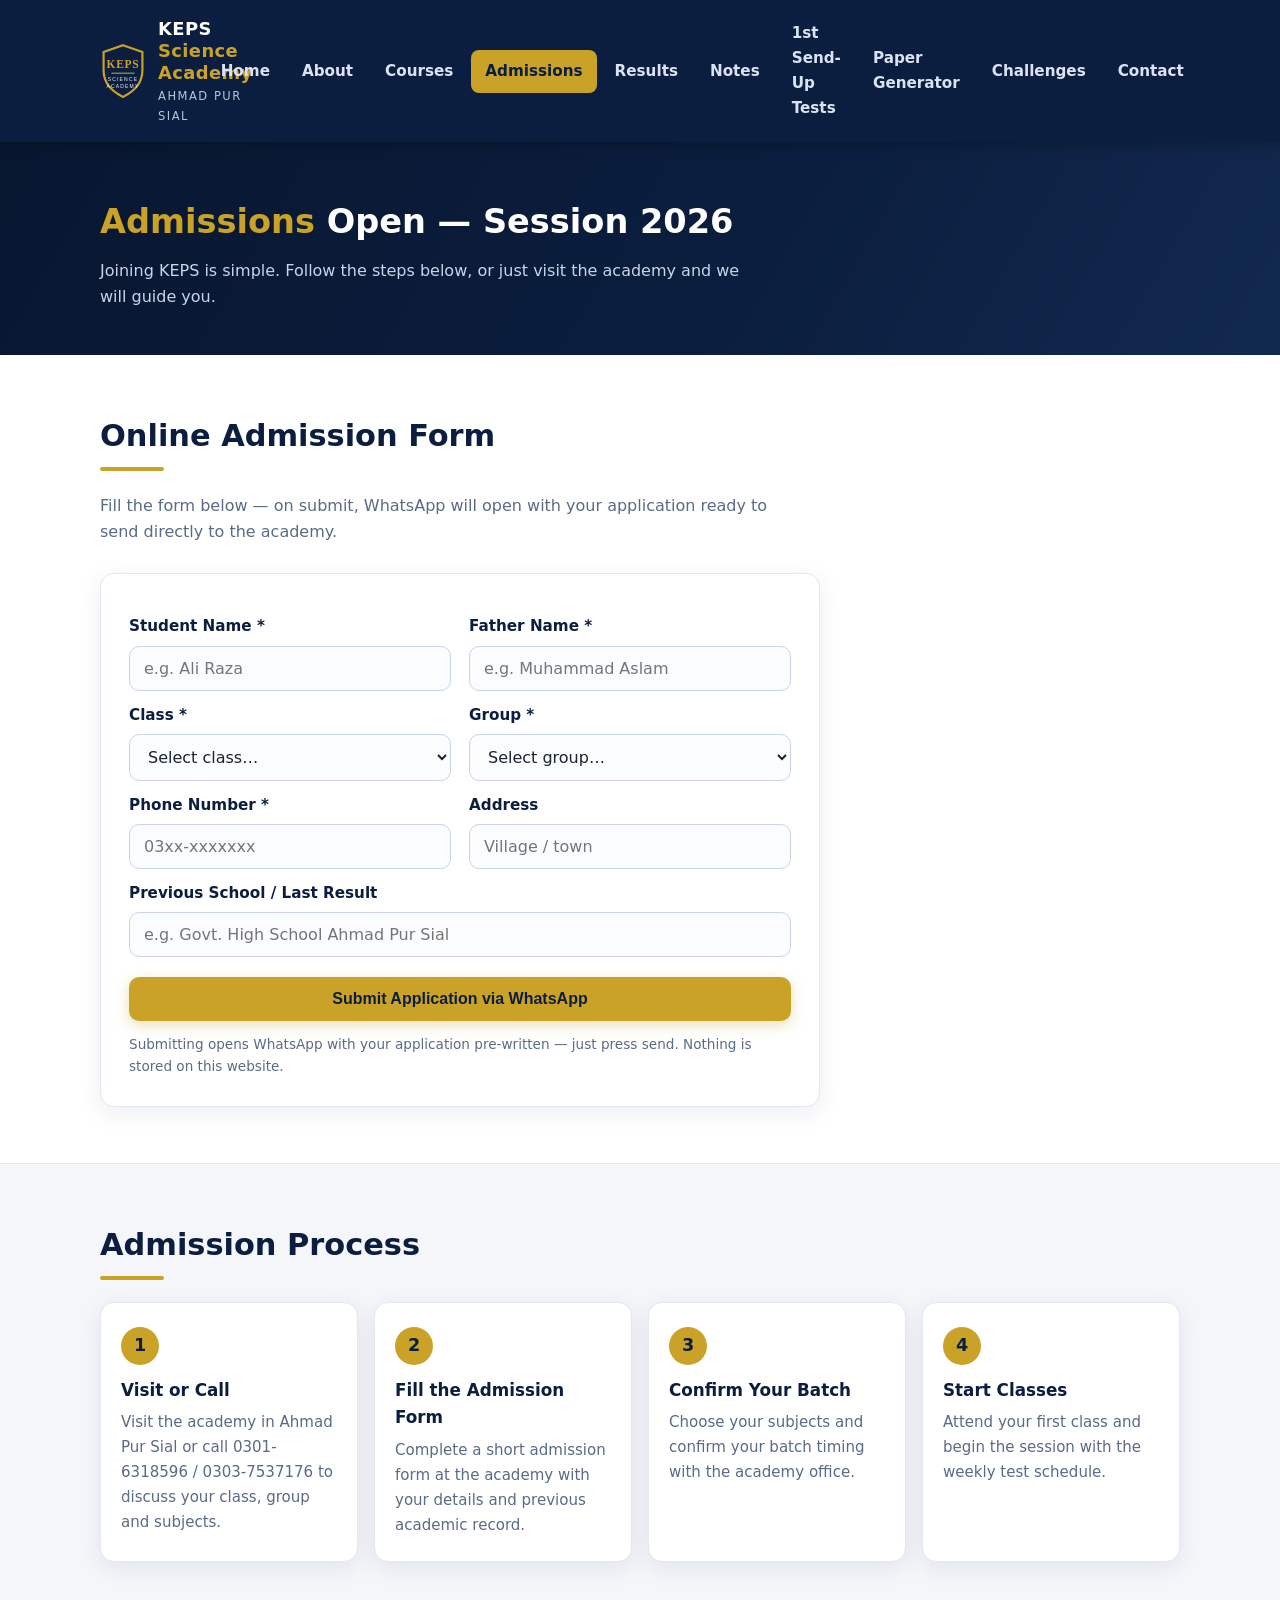
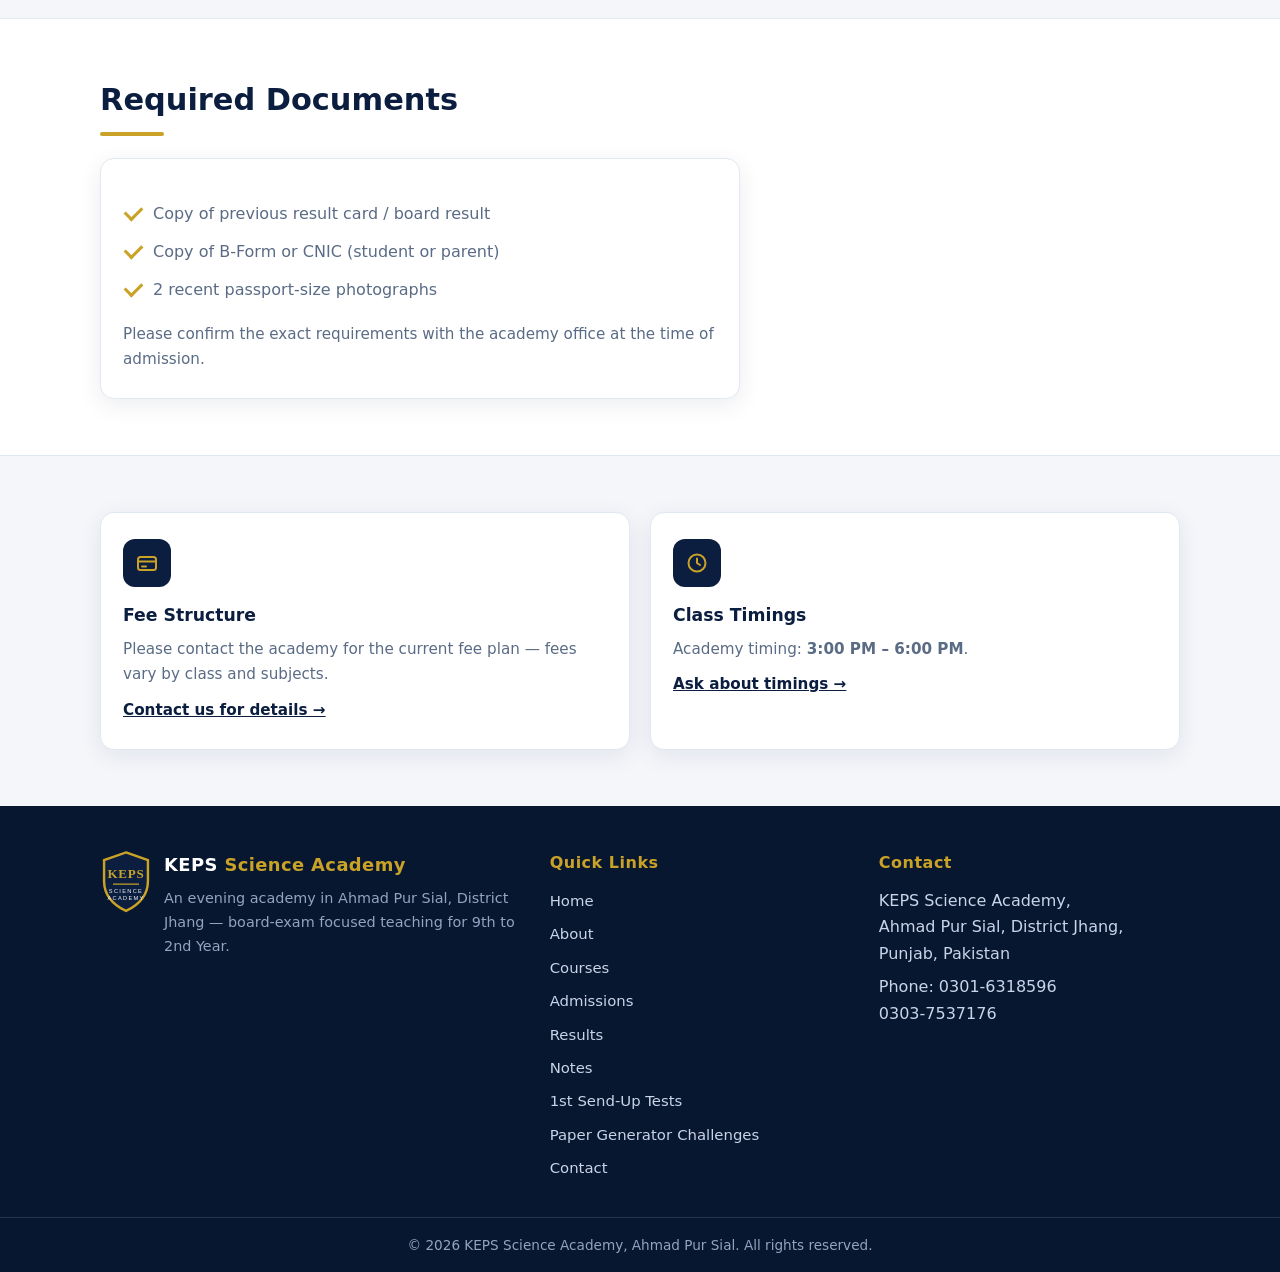
<file: admissions.html>
<!DOCTYPE html>
<html lang="en">
<head>
<meta charset="UTF-8">
<meta name="viewport" content="width=device-width, initial-scale=1.0">
<title>Admissions — KEPS Science Academy, Ahmad Pur Sial</title>
<meta name="description" content="Admissions open at KEPS Science Academy Ahmad Pur Sial — admission process, required documents and fee plan for session 2026.">
<link rel="canonical" href="https://kepsacademy.github.io/admissions.html">
<meta name="keywords" content="KEPS Science Academy, Ahmad Pur Sial academy, Jhang academy, 9th class academy Ahmad Pur Sial, 10th class academy, FSc academy Jhang, BISE pattern tests">
<meta property="og:type" content="website">
<meta property="og:site_name" content="KEPS Science Academy">
<meta property="og:title" content="Admissions — KEPS Science Academy, Ahmad Pur Sial">
<meta property="og:description" content="Admissions open at KEPS Science Academy Ahmad Pur Sial — admission process, required documents and fee plan for session 2026.">
<meta property="og:url" content="https://kepsacademy.github.io/admissions.html">
<link rel="icon" href="favicon.svg" type="image/svg+xml">
<script type="application/ld+json">
{"@context":"https://schema.org","@type":"EducationalOrganization","name":"KEPS Science Academy","url":"https://kepsacademy.github.io/","telephone":["+92-301-6318596","+92-303-7537176"],"address":{"@type":"PostalAddress","addressLocality":"Ahmad Pur Sial","addressRegion":"Punjab","addressCountry":"PK"},"founder":{"@type":"Person","name":"Muhammad Aqeel","jobTitle":"Principal"},"description":"Evening academy in Ahmad Pur Sial, District Jhang for 9th, 10th, 1st Year and 2nd Year board exam preparation with weekly tests and BISE-pattern test series."}
</script>
<link rel="stylesheet" href="styles.css">
<link rel="preconnect" href="https://fonts.googleapis.com">
<link rel="preconnect" href="https://fonts.gstatic.com" crossorigin>
<link href="https://fonts.googleapis.com/css2?family=Noto+Nastaliq+Urdu:wght@400;600;700&display=swap" rel="stylesheet">
</head>
<body>

<header class="site-header">
  <div class="header-inner">
    <a class="brand" href="index.html" aria-label="KEPS Science Academy — home">
      <svg viewBox="0 0 64 78" role="img" aria-label="KEPS Science Academy crest">
        <path d="M32 3 L59 12.5 V38 C59 57 47.5 67.5 32 75 C16.5 67.5 5 57 5 38 V12.5 Z" fill="#0B1E3F" stroke="#C9A227" stroke-width="3"/>
        <text x="32" y="35" text-anchor="middle" fill="#C9A227" font-family="Georgia,'Times New Roman',serif" font-weight="bold" font-size="16" letter-spacing="1">KEPS</text>
        <line x1="16" y1="42" x2="48" y2="42" stroke="#C9A227" stroke-width="1.5"/>
        <text x="32" y="53" text-anchor="middle" fill="#F4F6FA" font-family="Arial,sans-serif" font-size="7" letter-spacing="1.6">SCIENCE</text>
        <text x="32" y="62" text-anchor="middle" fill="#F4F6FA" font-family="Arial,sans-serif" font-size="7" letter-spacing="1.6">ACADEMY</text>
      </svg>
      <span class="brand-text">
        <span class="brand-name">KEPS <span>Science Academy</span></span><br>
        <span class="brand-sub">Ahmad Pur Sial</span>
      </span>
    </a>
    <button class="nav-toggle" aria-label="Open menu" aria-expanded="false">
      <svg width="22" height="16" viewBox="0 0 22 16"><path d="M1 1h20M1 8h20M1 15h20" stroke="#fff" stroke-width="2" stroke-linecap="round"/></svg>
    </button>
    <nav class="nav" id="main-nav">
      <a href="index.html">Home</a>
      <a href="about.html">About</a>
      <a href="courses.html">Courses</a>
      <a href="admissions.html" class="active">Admissions</a>
      <a href="results.html">Results</a>
      <a href="notes.html">Notes</a>
      <a href="1st-sendup-tests.html">1st Send-Up Tests</a>
      <a href="paper-generator.html">Paper Generator</a>
      <a href="challenges.html">Challenges</a>
      <a href="contact.html">Contact</a>
    </nav>
  </div>
</header>

<main>
  <section class="page-hero">
    <div class="container">
      <h1><span class="gold">Admissions</span> Open — Session 2026</h1>
      <p>Joining KEPS is simple. Follow the steps below, or just visit the academy and we will guide you.</p>
    </div>
  </section>

  <section class="section" id="apply" style="background:#fff;border-bottom:1px solid var(--line)">
    <div class="container">
      <h2 class="section-title">Online Admission Form</h2>
      <div class="gold-rule"></div>
      <p class="section-sub">Fill the form below — on submit, WhatsApp will open with your application ready to send directly to the academy.</p>
      <div class="form-card" style="max-width:720px">
        <form id="admission-form" action="#" method="post">
          <div class="form-grid">
            <div>
              <label for="af-name">Student Name *</label>
              <input type="text" id="af-name" name="name" placeholder="e.g. Ali Raza" required>
            </div>
            <div>
              <label for="af-father">Father Name *</label>
              <input type="text" id="af-father" name="father" placeholder="e.g. Muhammad Aslam" required>
            </div>
            <div>
              <label for="af-class">Class *</label>
              <select id="af-class" name="class" required>
                <option value="">Select class…</option>
                <option>9th Class</option>
                <option>10th Class</option>
                <option>1st Year</option>
                <option>2nd Year</option>
              </select>
            </div>
            <div>
              <label for="af-group">Group *</label>
              <select id="af-group" name="group" required>
                <option value="">Select group…</option>
                <option>Science</option>
                <option>Computer Science</option>
                <option>Pre-Medical</option>
                <option>Pre-Engineering</option>
                <option>ICS</option>
              </select>
            </div>
            <div>
              <label for="af-phone">Phone Number *</label>
              <input type="tel" id="af-phone" name="phone" placeholder="03xx-xxxxxxx" required>
            </div>
            <div>
              <label for="af-address">Address</label>
              <input type="text" id="af-address" name="address" placeholder="Village / town">
            </div>
          </div>
          <label for="af-prev">Previous School / Last Result</label>
          <input type="text" id="af-prev" name="previous" placeholder="e.g. Govt. High School Ahmad Pur Sial">
          <p style="margin-top:20px"><button type="submit" class="btn btn-gold" style="width:100%">Submit Application via WhatsApp</button></p>
          <p class="form-note">Submitting opens WhatsApp with your application pre-written — just press send. Nothing is stored on this website.</p>
        </form>
      </div>
    </div>
  </section>

  <section class="section">
    <div class="container">
      <h2 class="section-title">Admission Process</h2>
      <div class="gold-rule"></div>
      <div class="steps">
        <div class="step">
          <h3>Visit or Call</h3>
          <p>Visit the academy in Ahmad Pur Sial or call 0301-6318596 / 0303-7537176 to discuss your class, group and subjects.</p>
        </div>
        <div class="step">
          <h3>Fill the Admission Form</h3>
          <p>Complete a short admission form at the academy with your details and previous academic record.</p>
        </div>
        <div class="step">
          <h3>Confirm Your Batch</h3>
          <p>Choose your subjects and confirm your batch timing with the academy office.</p>
        </div>
        <div class="step">
          <h3>Start Classes</h3>
          <p>Attend your first class and begin the session with the weekly test schedule.</p>
        </div>
      </div>
    </div>
  </section>

  <section class="section" style="background:#fff;border-top:1px solid var(--line);border-bottom:1px solid var(--line)">
    <div class="container">
      <h2 class="section-title">Required Documents</h2>
      <div class="gold-rule"></div>
      <div class="card" style="max-width:640px">
        <ul class="tick">
          <li>Copy of previous result card / board result</li>
          <li>Copy of B-Form or CNIC (student or parent)</li>
          <li>2 recent passport-size photographs</li>
        </ul>
        <p class="form-note">Please confirm the exact requirements with the academy office at the time of admission.</p>
      </div>
    </div>
  </section>

  <section class="section">
    <div class="container">
      <div class="grid" style="grid-template-columns:repeat(auto-fit,minmax(300px,1fr))">
        <div class="card">
          <div class="icon"><svg width="24" height="24" viewBox="0 0 24 24" fill="none" stroke="#C9A227" stroke-width="2" stroke-linecap="round"><rect x="3" y="6" width="18" height="13" rx="2.5"/><path d="M3 10.5h18M7 15.5h4"/></svg></div>
          <h3>Fee Structure</h3>
          <p>Please contact the academy for the current fee plan — fees vary by class and subjects.</p>
          <p style="margin-top:10px"><a href="contact.html" style="color:var(--navy);font-weight:700">Contact us for details →</a></p>
        </div>
        <div class="card">
          <div class="icon"><svg width="24" height="24" viewBox="0 0 24 24" fill="none" stroke="#C9A227" stroke-width="2" stroke-linecap="round"><circle cx="12" cy="12" r="8.5"/><path d="M12 7.5V12l3 2"/></svg></div>
          <h3>Class Timings</h3>
          <p>Academy timing: <strong>3:00 PM – 6:00 PM</strong>.</p>
          <p style="margin-top:10px"><a href="contact.html" style="color:var(--navy);font-weight:700">Ask about timings →</a></p>
        </div>
      </div>
    </div>
  </section>
</main>

<footer class="site-footer">
  <div class="footer-grid">
    <div>
      <div class="footer-brand">
        <svg viewBox="0 0 64 78" role="img" aria-label="KEPS Science Academy crest">
          <path d="M32 3 L59 12.5 V38 C59 57 47.5 67.5 32 75 C16.5 67.5 5 57 5 38 V12.5 Z" fill="#0B1E3F" stroke="#C9A227" stroke-width="3"/>
          <text x="32" y="35" text-anchor="middle" fill="#C9A227" font-family="Georgia,'Times New Roman',serif" font-weight="bold" font-size="16" letter-spacing="1">KEPS</text>
          <line x1="16" y1="42" x2="48" y2="42" stroke="#C9A227" stroke-width="1.5"/>
          <text x="32" y="53" text-anchor="middle" fill="#F4F6FA" font-family="Arial,sans-serif" font-size="7" letter-spacing="1.6">SCIENCE</text>
          <text x="32" y="62" text-anchor="middle" fill="#F4F6FA" font-family="Arial,sans-serif" font-size="7" letter-spacing="1.6">ACADEMY</text>
        </svg>
        <div>
          <div class="brand-name">KEPS <span style="color:#C9A227">Science Academy</span></div>
          <p>An evening academy in Ahmad Pur Sial, District Jhang — board-exam focused teaching for 9th to 2nd Year.</p>
        </div>
      </div>
    </div>
    <div>
      <h4>Quick Links</h4>
      <ul class="footer-links">
        <li><a href="index.html">Home</a></li>
        <li><a href="about.html">About</a></li>
        <li><a href="courses.html">Courses</a></li>
        <li><a href="admissions.html">Admissions</a></li>
        <li><a href="results.html">Results</a></li>
        <li><a href="notes.html">Notes</a></li>
        <li><a href="1st-sendup-tests.html">1st Send-Up Tests</a></li>
        <li><a href="paper-generator.html">Paper Generator</a>
      <a href="challenges.html">Challenges</a></li>
        <li><a href="contact.html">Contact</a></li>
      </ul>
    </div>
    <div>
      <h4>Contact</h4>
      <ul class="footer-links">
        <li>KEPS Science Academy,<br>Ahmad Pur Sial, District Jhang,<br>Punjab, Pakistan</li>
        <li>Phone: 0301-6318596<br>0303-7537176</li>
      </ul>
    </div>
  </div>
  <div class="footer-bottom">© <span id="year">2026</span> KEPS Science Academy, Ahmad Pur Sial. All rights reserved.</div>
</footer>
<script src="script.js"></script>
</body>
</html>
</file>
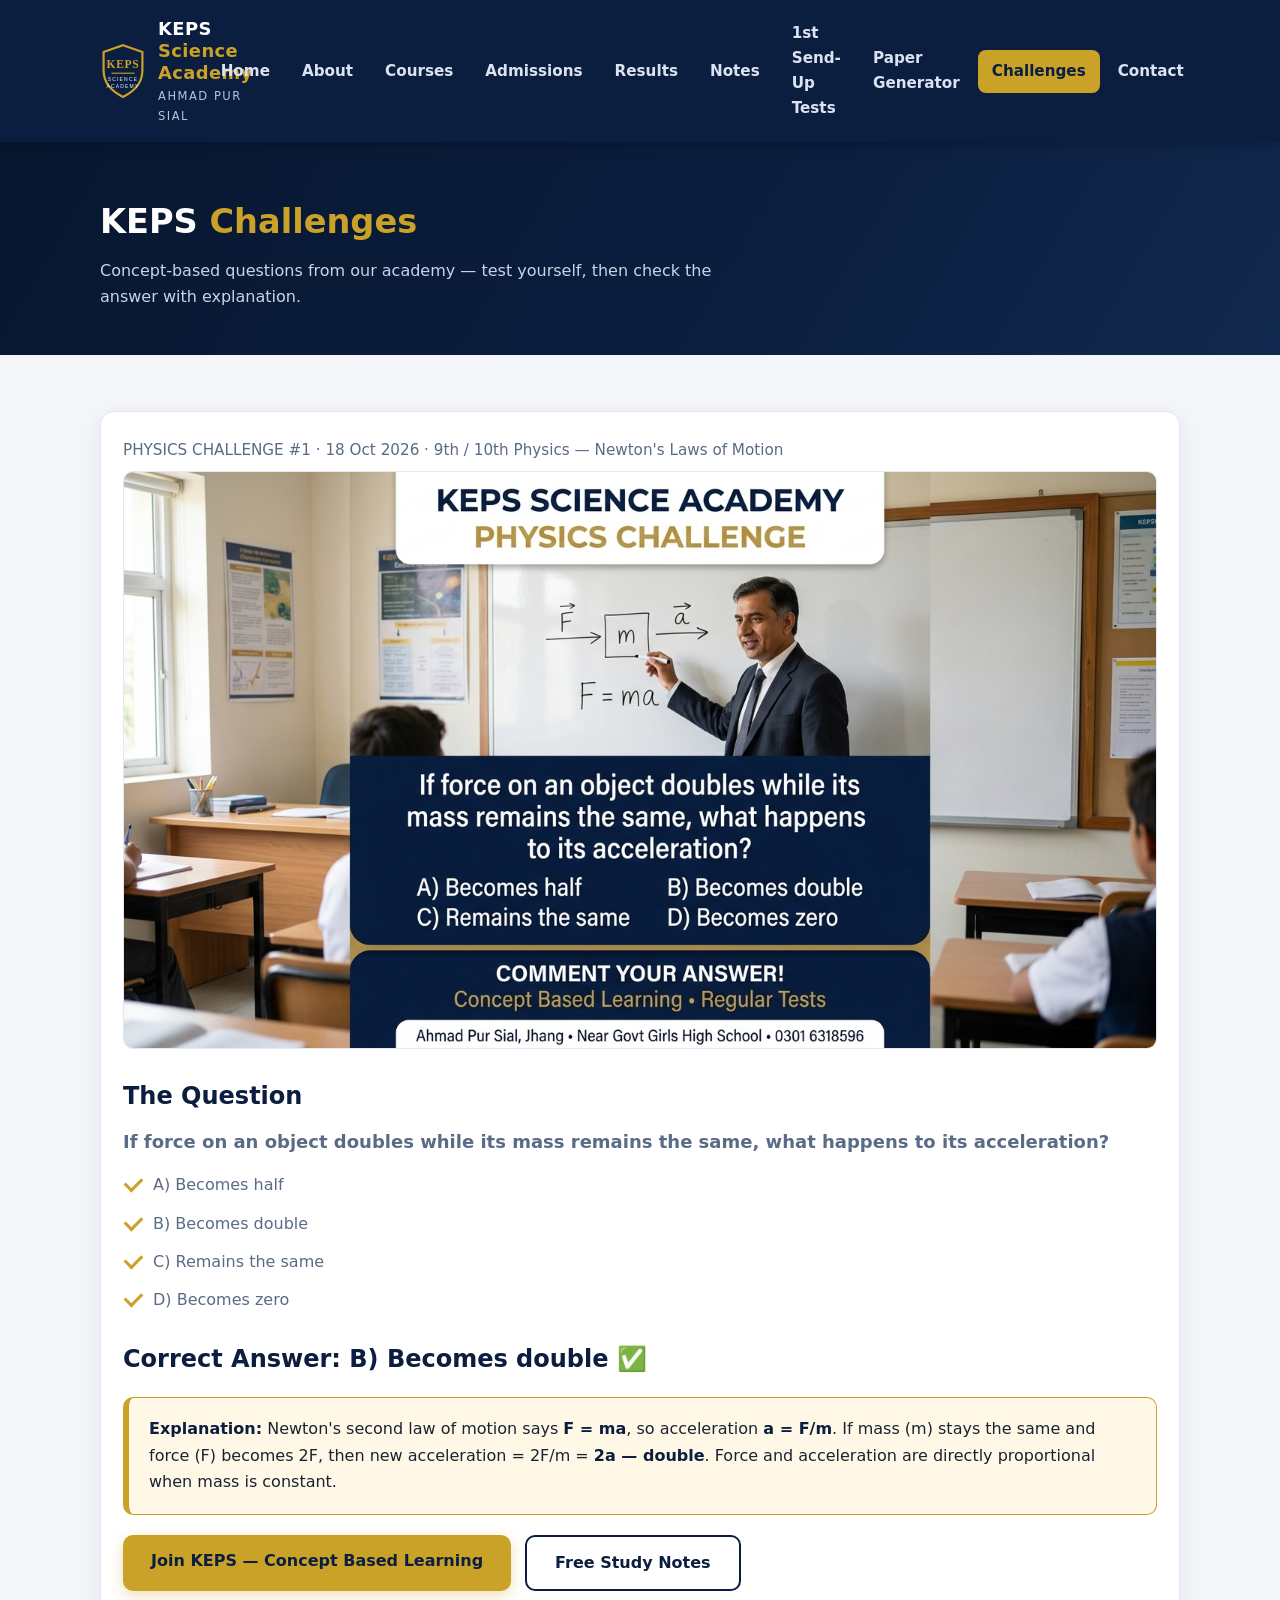
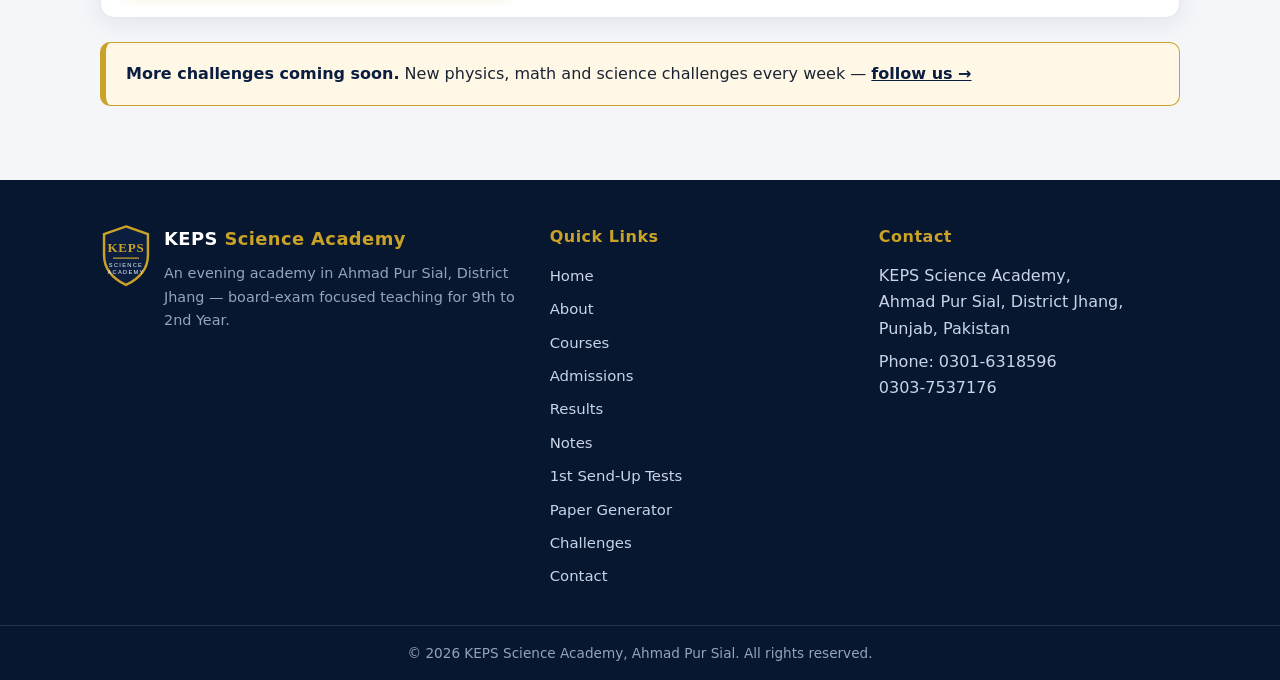
<file: challenges.html>
<!DOCTYPE html>
<html lang="en">
<head>
<meta charset="UTF-8">
<meta name="viewport" content="width=device-width, initial-scale=1.0">
<title>Physics Challenge #1: If Force Doubles and Mass Stays Same, What Happens to Acceleration? — KEPS Science Academy</title>
<meta name="description" content="KEPS Science Academy Physics Challenge #1: If force on an object doubles while its mass remains the same, what happens to its acceleration? See the correct answer with F=ma explanation. Concept-based physics MCQs for 9th, 10th and FSc students in Ahmad Pur Sial, Jhang.">
<link rel="canonical" href="https://kepsacademy.github.io/challenges.html">
<meta name="keywords" content="physics challenge, force doubles mass same acceleration, F=ma MCQ, 9th physics MCQ, 10th physics numerical, Newton's second law of motion, physics MCQs with answers, KEPS Science Academy, Ahmad Pur Sial academy, Jhang physics academy">
<meta property="og:type" content="article">
<meta property="og:site_name" content="KEPS Science Academy">
<meta property="og:title" content="Physics Challenge #1: If Force Doubles and Mass Stays Same, What Happens to Acceleration?">
<meta property="og:description" content="Test your physics concept! If force on an object doubles while its mass remains the same, what happens to its acceleration? See the answer with F=ma explanation — KEPS Science Academy, Ahmad Pur Sial.">
<meta property="og:url" content="https://kepsacademy.github.io/challenges.html">
<meta property="og:image" content="https://kepsacademy.github.io/images/physics-challenge-01.jpg">
<meta name="twitter:card" content="summary_large_image">
<meta name="twitter:title" content="Physics Challenge #1: If Force Doubles and Mass Stays Same, What Happens to Acceleration?">
<meta name="twitter:description" content="Test your physics concept! See the answer with F=ma explanation — KEPS Science Academy, Ahmad Pur Sial.">
<meta name="twitter:image" content="https://kepsacademy.github.io/images/physics-challenge-01.jpg">
<link rel="icon" href="favicon.svg" type="image/svg+xml">
<script type="application/ld+json">
{"@context":"https://schema.org","@type":"EducationalOrganization","name":"KEPS Science Academy","url":"https://kepsacademy.github.io/","telephone":["+92-301-6318596","+92-303-7537176"],"address":{"@type":"PostalAddress","addressLocality":"Ahmad Pur Sial","addressRegion":"Punjab","addressCountry":"PK"},"founder":{"@type":"Person","name":"Muhammad Aqeel","jobTitle":"Principal"},"description":"Evening academy in Ahmad Pur Sial, District Jhang for 9th, 10th, 1st Year and 2nd Year board exam preparation with weekly tests and BISE-pattern test series."}
</script>
<script type="application/ld+json">
{"@context":"https://schema.org","@type":"Article","headline":"Physics Challenge #1: If Force Doubles and Mass Stays Same, What Happens to Acceleration?","description":"Concept-based physics MCQ from KEPS Science Academy: applying Newton's second law of motion (F=ma).","image":"https://kepsacademy.github.io/images/physics-challenge-01.jpg","datePublished":"2026-10-18","author":{"@type":"Organization","name":"KEPS Science Academy","url":"https://kepsacademy.github.io/"},"publisher":{"@type":"Organization","name":"KEPS Science Academy","url":"https://kepsacademy.github.io/"},"about":{"@type":"Thing","name":"Newton's second law of motion"},"educationalLevel":"9th-10th class / FSc"}
</script>
<link rel="stylesheet" href="styles.css">
<link rel="preconnect" href="https://fonts.googleapis.com">
<link rel="preconnect" href="https://fonts.gstatic.com" crossorigin>
<link href="https://fonts.googleapis.com/css2?family=Noto+Nastaliq+Urdu:wght@400;600;700&display=swap" rel="stylesheet">
</head>
<body>

<header class="site-header">
  <div class="header-inner">
    <a class="brand" href="index.html" aria-label="KEPS Science Academy — home">
      <svg viewBox="0 0 64 78" role="img" aria-label="KEPS Science Academy crest">
        <path d="M32 3 L59 12.5 V38 C59 57 47.5 67.5 32 75 C16.5 67.5 5 57 5 38 V12.5 Z" fill="#0B1E3F" stroke="#C9A227" stroke-width="3"/>
        <text x="32" y="35" text-anchor="middle" fill="#C9A227" font-family="Georgia,'Times New Roman',serif" font-weight="bold" font-size="16" letter-spacing="1">KEPS</text>
        <line x1="16" y1="42" x2="48" y2="42" stroke="#C9A227" stroke-width="1.5"/>
        <text x="32" y="53" text-anchor="middle" fill="#F4F6FA" font-family="Arial,sans-serif" font-size="7" letter-spacing="1.6">SCIENCE</text>
        <text x="32" y="62" text-anchor="middle" fill="#F4F6FA" font-family="Arial,sans-serif" font-size="7" letter-spacing="1.6">ACADEMY</text>
      </svg>
      <span class="brand-text">
        <span class="brand-name">KEPS <span>Science Academy</span></span><br>
        <span class="brand-sub">Ahmad Pur Sial</span>
      </span>
    </a>
    <button class="nav-toggle" aria-label="Open menu" aria-expanded="false">
      <svg width="22" height="16" viewBox="0 0 22 16"><path d="M1 1h20M1 8h20M1 15h20" stroke="#fff" stroke-width="2" stroke-linecap="round"/></svg>
    </button>
    <nav class="nav" id="main-nav">
      <a href="index.html">Home</a>
      <a href="about.html">About</a>
      <a href="courses.html">Courses</a>
      <a href="admissions.html">Admissions</a>
      <a href="results.html">Results</a>
      <a href="notes.html">Notes</a>
      <a href="1st-sendup-tests.html">1st Send-Up Tests</a>
      <a href="paper-generator.html">Paper Generator</a>
      <a href="challenges.html" class="active">Challenges</a>
      <a href="contact.html">Contact</a>
    </nav>
  </div>
</header>

<main>
  <section class="page-hero">
    <div class="container">
      <h1>KEPS <span class="gold">Challenges</span></h1>
      <p>Concept-based questions from our academy — test yourself, then check the answer with explanation.</p>
    </div>
  </section>

  <section class="section">
    <div class="container">

      <article class="card">
        <p class="sub" style="margin-bottom:8px">PHYSICS CHALLENGE #1 · 18 Oct 2026 · 9th / 10th Physics — Newton's Laws of Motion</p>
        <img src="images/physics-challenge-01.jpg" alt="KEPS Science Academy Physics Challenge: if force on an object doubles while its mass remains the same, what happens to its acceleration?" style="width:100%;border-radius:10px;border:1px solid var(--line)" loading="lazy">
        <h2 style="color:var(--navy);margin:20px 0 10px">The Question</h2>
        <p style="font-size:18px"><strong>If force on an object doubles while its mass remains the same, what happens to its acceleration?</strong></p>
        <ul class="tick" style="margin-top:10px">
          <li>A) Becomes half</li>
          <li>B) Becomes double</li>
          <li>C) Remains the same</li>
          <li>D) Becomes zero</li>
        </ul>
        <h2 style="color:var(--navy);margin:20px 0 10px">Correct Answer: B) Becomes double ✅</h2>
        <div class="notice">
          <strong>Explanation:</strong> Newton's second law of motion says <strong>F = ma</strong>, so acceleration <strong>a = F/m</strong>.
          If mass (m) stays the same and force (F) becomes 2F, then new acceleration = 2F/m = <strong>2a — double</strong>.
          Force and acceleration are directly proportional when mass is constant.
        </div>
        <div class="cta-row" style="margin-top:20px">
          <a class="btn btn-gold" href="admissions.html#apply">Join KEPS — Concept Based Learning</a>
          <a class="btn btn-outline-navy" href="notes.html">Free Study Notes</a>
        </div>
      </article>

      <div class="notice" style="margin-top:24px">
        <strong>More challenges coming soon.</strong> New physics, math and science challenges every week — <a href="contact.html" style="color:var(--navy);font-weight:700">follow us →</a>
      </div>

    </div>
  </section>
</main>

<footer class="site-footer">
  <div class="footer-grid">
    <div>
      <div class="footer-brand">
        <svg viewBox="0 0 64 78" role="img" aria-label="KEPS Science Academy crest">
          <path d="M32 3 L59 12.5 V38 C59 57 47.5 67.5 32 75 C16.5 67.5 5 57 5 38 V12.5 Z" fill="#0B1E3F" stroke="#C9A227" stroke-width="3"/>
          <text x="32" y="35" text-anchor="middle" fill="#C9A227" font-family="Georgia,'Times New Roman',serif" font-weight="bold" font-size="16" letter-spacing="1">KEPS</text>
          <line x1="16" y1="42" x2="48" y2="42" stroke="#C9A227" stroke-width="1.5"/>
          <text x="32" y="53" text-anchor="middle" fill="#F4F6FA" font-family="Arial,sans-serif" font-size="7" letter-spacing="1.6">SCIENCE</text>
          <text x="32" y="62" text-anchor="middle" fill="#F4F6FA" font-family="Arial,sans-serif" font-size="7" letter-spacing="1.6">ACADEMY</text>
        </svg>
        <div>
          <div class="brand-name">KEPS <span style="color:#C9A227">Science Academy</span></div>
          <p>An evening academy in Ahmad Pur Sial, District Jhang — board-exam focused teaching for 9th to 2nd Year.</p>
        </div>
      </div>
    </div>
    <div>
      <h4>Quick Links</h4>
      <ul class="footer-links">
        <li><a href="index.html">Home</a></li>
        <li><a href="about.html">About</a></li>
        <li><a href="courses.html">Courses</a></li>
        <li><a href="admissions.html">Admissions</a></li>
        <li><a href="results.html">Results</a></li>
        <li><a href="notes.html">Notes</a></li>
        <li><a href="1st-sendup-tests.html">1st Send-Up Tests</a></li>
        <li><a href="paper-generator.html">Paper Generator</a></li>
        <li><a href="challenges.html">Challenges</a></li>
        <li><a href="contact.html">Contact</a></li>
      </ul>
    </div>
    <div>
      <h4>Contact</h4>
      <ul class="footer-links">
        <li>KEPS Science Academy,<br>Ahmad Pur Sial, District Jhang,<br>Punjab, Pakistan</li>
        <li>Phone: 0301-6318596<br>0303-7537176</li>
      </ul>
    </div>
  </div>
  <div class="footer-bottom">© <span id="year">2026</span> KEPS Science Academy, Ahmad Pur Sial. All rights reserved.</div>
</footer>
<script src="script.js"></script>
</body>
</html>
</file>
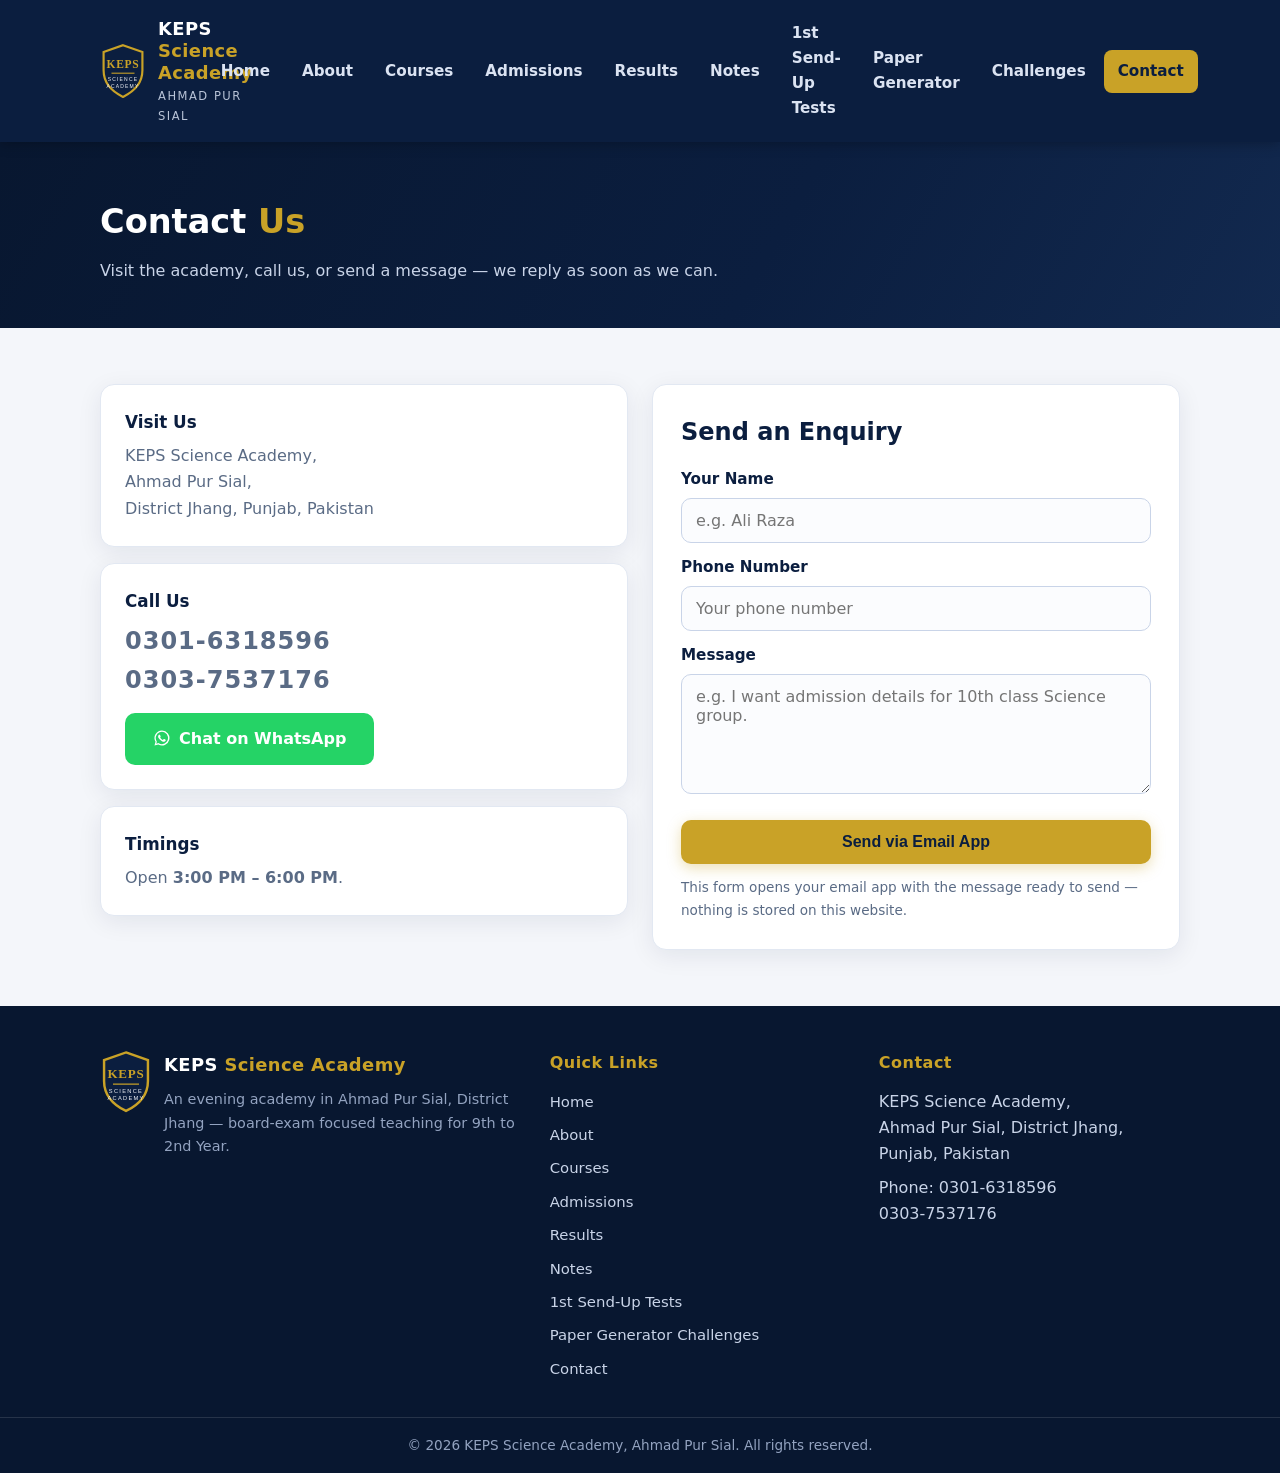
<file: contact.html>
<!DOCTYPE html>
<html lang="en">
<head>
<meta charset="UTF-8">
<meta name="viewport" content="width=device-width, initial-scale=1.0">
<title>Contact — KEPS Science Academy, Ahmad Pur Sial</title>
<meta name="description" content="Contact KEPS Science Academy Ahmad Pur Sial — address, phone numbers 0301-6318596, 0303-7537176 and WhatsApp.">
<link rel="canonical" href="https://kepsacademy.github.io/contact.html">
<meta name="keywords" content="KEPS Science Academy, Ahmad Pur Sial academy, Jhang academy, 9th class academy Ahmad Pur Sial, 10th class academy, FSc academy Jhang, BISE pattern tests">
<meta property="og:type" content="website">
<meta property="og:site_name" content="KEPS Science Academy">
<meta property="og:title" content="Contact — KEPS Science Academy, Ahmad Pur Sial">
<meta property="og:description" content="Contact KEPS Science Academy Ahmad Pur Sial — address, phone numbers 0301-6318596, 0303-7537176 and WhatsApp.">
<meta property="og:url" content="https://kepsacademy.github.io/contact.html">
<link rel="icon" href="favicon.svg" type="image/svg+xml">
<script type="application/ld+json">
{"@context":"https://schema.org","@type":"EducationalOrganization","name":"KEPS Science Academy","url":"https://kepsacademy.github.io/","telephone":["+92-301-6318596","+92-303-7537176"],"address":{"@type":"PostalAddress","addressLocality":"Ahmad Pur Sial","addressRegion":"Punjab","addressCountry":"PK"},"founder":{"@type":"Person","name":"Muhammad Aqeel","jobTitle":"Principal"},"description":"Evening academy in Ahmad Pur Sial, District Jhang for 9th, 10th, 1st Year and 2nd Year board exam preparation with weekly tests and BISE-pattern test series."}
</script>
<link rel="stylesheet" href="styles.css">
<link rel="preconnect" href="https://fonts.googleapis.com">
<link rel="preconnect" href="https://fonts.gstatic.com" crossorigin>
<link href="https://fonts.googleapis.com/css2?family=Noto+Nastaliq+Urdu:wght@400;600;700&display=swap" rel="stylesheet">
</head>
<body>

<header class="site-header">
  <div class="header-inner">
    <a class="brand" href="index.html" aria-label="KEPS Science Academy — home">
      <svg viewBox="0 0 64 78" role="img" aria-label="KEPS Science Academy crest">
        <path d="M32 3 L59 12.5 V38 C59 57 47.5 67.5 32 75 C16.5 67.5 5 57 5 38 V12.5 Z" fill="#0B1E3F" stroke="#C9A227" stroke-width="3"/>
        <text x="32" y="35" text-anchor="middle" fill="#C9A227" font-family="Georgia,'Times New Roman',serif" font-weight="bold" font-size="16" letter-spacing="1">KEPS</text>
        <line x1="16" y1="42" x2="48" y2="42" stroke="#C9A227" stroke-width="1.5"/>
        <text x="32" y="53" text-anchor="middle" fill="#F4F6FA" font-family="Arial,sans-serif" font-size="7" letter-spacing="1.6">SCIENCE</text>
        <text x="32" y="62" text-anchor="middle" fill="#F4F6FA" font-family="Arial,sans-serif" font-size="7" letter-spacing="1.6">ACADEMY</text>
      </svg>
      <span class="brand-text">
        <span class="brand-name">KEPS <span>Science Academy</span></span><br>
        <span class="brand-sub">Ahmad Pur Sial</span>
      </span>
    </a>
    <button class="nav-toggle" aria-label="Open menu" aria-expanded="false">
      <svg width="22" height="16" viewBox="0 0 22 16"><path d="M1 1h20M1 8h20M1 15h20" stroke="#fff" stroke-width="2" stroke-linecap="round"/></svg>
    </button>
    <nav class="nav" id="main-nav">
      <a href="index.html">Home</a>
      <a href="about.html">About</a>
      <a href="courses.html">Courses</a>
      <a href="admissions.html">Admissions</a>
      <a href="results.html">Results</a>
      <a href="notes.html">Notes</a>
      <a href="1st-sendup-tests.html">1st Send-Up Tests</a>
      <a href="paper-generator.html">Paper Generator</a>
      <a href="challenges.html">Challenges</a>
      <a href="contact.html" class="active">Contact</a>
    </nav>
  </div>
</header>

<main>
  <section class="page-hero">
    <div class="container">
      <h1>Contact <span class="gold">Us</span></h1>
      <p>Visit the academy, call us, or send a message — we reply as soon as we can.</p>
    </div>
  </section>

  <section class="section">
    <div class="container">
      <div class="contact-grid">

        <div>
          <div class="info-card">
            <h3>Visit Us</h3>
            <p>KEPS Science Academy,<br>Ahmad Pur Sial,<br>District Jhang, Punjab, Pakistan</p>
          </div>
          <div class="info-card">
            <h3>Call Us</h3>
            <p class="phone-big">0301-6318596<br>0303-7537176</p>
            <p style="margin-top:12px">
              <a class="btn btn-whatsapp" href="https://wa.me/923016318596" target="_blank" rel="noopener">
                <svg width="18" height="18" viewBox="0 0 24 24" fill="currentColor" style="vertical-align:-3px;margin-right:8px"><path d="M12 2a10 10 0 0 0-8.6 15.1L2 22l5-1.3A10 10 0 1 0 12 2zm0 18.2c-1.6 0-3.1-.4-4.4-1.2l-.3-.2-2.9.8.8-2.8-.2-.3A8.2 8.2 0 1 1 12 20.2zm4.6-6.1c-.3-.1-1.5-.7-1.7-.8-.2-.1-.4-.1-.6.1l-.8 1c-.1.2-.3.2-.5.1a6.7 6.7 0 0 1-3.3-2.9c-.3-.4 0-.5.1-.7l.4-.5c.1-.2.1-.3 0-.5l-.8-1.9c-.2-.5-.4-.4-.6-.4h-.5c-.2 0-.5.2-.7.5-.9.9-1.1 2.2-.2 3.9a11.6 11.6 0 0 0 4.5 4.2c1.7.8 2.4.9 3.2.7.5-.1 1.5-.6 1.7-1.2.2-.6.2-1.1.2-1.2-.1-.2-.3-.2-.6-.3z"/></svg>Chat on WhatsApp
              </a>
            </p>
          </div>
          <div class="info-card">
            <h3>Timings</h3>
            <p>Open <strong>3:00 PM – 6:00 PM</strong>.</p>
          </div>
        </div>

        <div class="form-card">
          <h2>Send an Enquiry</h2>
          <!-- To route enquiries to the academy's inbox, set ACADEMY_EMAIL in script.js -->
          <form id="contact-form" action="#" method="post">
            <label for="cf-name">Your Name</label>
            <input type="text" id="cf-name" name="name" placeholder="e.g. Ali Raza" required>
            <label for="cf-phone">Phone Number</label>
            <input type="tel" id="cf-phone" name="phone" placeholder="Your phone number">
            <label for="cf-message">Message</label>
            <textarea id="cf-message" name="message" placeholder="e.g. I want admission details for 10th class Science group." required></textarea>
            <p style="margin-top:18px"><button type="submit" class="btn btn-gold" style="width:100%">Send via Email App</button></p>
            <p class="form-note">This form opens your email app with the message ready to send — nothing is stored on this website.</p>
          </form>
        </div>

      </div>
    </div>
  </section>
</main>

<footer class="site-footer">
  <div class="footer-grid">
    <div>
      <div class="footer-brand">
        <svg viewBox="0 0 64 78" role="img" aria-label="KEPS Science Academy crest">
          <path d="M32 3 L59 12.5 V38 C59 57 47.5 67.5 32 75 C16.5 67.5 5 57 5 38 V12.5 Z" fill="#0B1E3F" stroke="#C9A227" stroke-width="3"/>
          <text x="32" y="35" text-anchor="middle" fill="#C9A227" font-family="Georgia,'Times New Roman',serif" font-weight="bold" font-size="16" letter-spacing="1">KEPS</text>
          <line x1="16" y1="42" x2="48" y2="42" stroke="#C9A227" stroke-width="1.5"/>
          <text x="32" y="53" text-anchor="middle" fill="#F4F6FA" font-family="Arial,sans-serif" font-size="7" letter-spacing="1.6">SCIENCE</text>
          <text x="32" y="62" text-anchor="middle" fill="#F4F6FA" font-family="Arial,sans-serif" font-size="7" letter-spacing="1.6">ACADEMY</text>
        </svg>
        <div>
          <div class="brand-name">KEPS <span style="color:#C9A227">Science Academy</span></div>
          <p>An evening academy in Ahmad Pur Sial, District Jhang — board-exam focused teaching for 9th to 2nd Year.</p>
        </div>
      </div>
    </div>
    <div>
      <h4>Quick Links</h4>
      <ul class="footer-links">
        <li><a href="index.html">Home</a></li>
        <li><a href="about.html">About</a></li>
        <li><a href="courses.html">Courses</a></li>
        <li><a href="admissions.html">Admissions</a></li>
        <li><a href="results.html">Results</a></li>
        <li><a href="notes.html">Notes</a></li>
        <li><a href="1st-sendup-tests.html">1st Send-Up Tests</a></li>
        <li><a href="paper-generator.html">Paper Generator</a>
      <a href="challenges.html">Challenges</a></li>
        <li><a href="contact.html">Contact</a></li>
      </ul>
    </div>
    <div>
      <h4>Contact</h4>
      <ul class="footer-links">
        <li>KEPS Science Academy,<br>Ahmad Pur Sial, District Jhang,<br>Punjab, Pakistan</li>
        <li>Phone: 0301-6318596<br>0303-7537176</li>
      </ul>
    </div>
  </div>
  <div class="footer-bottom">© <span id="year">2026</span> KEPS Science Academy, Ahmad Pur Sial. All rights reserved.</div>
</footer>
<script src="script.js"></script>
</body>
</html>
</file>
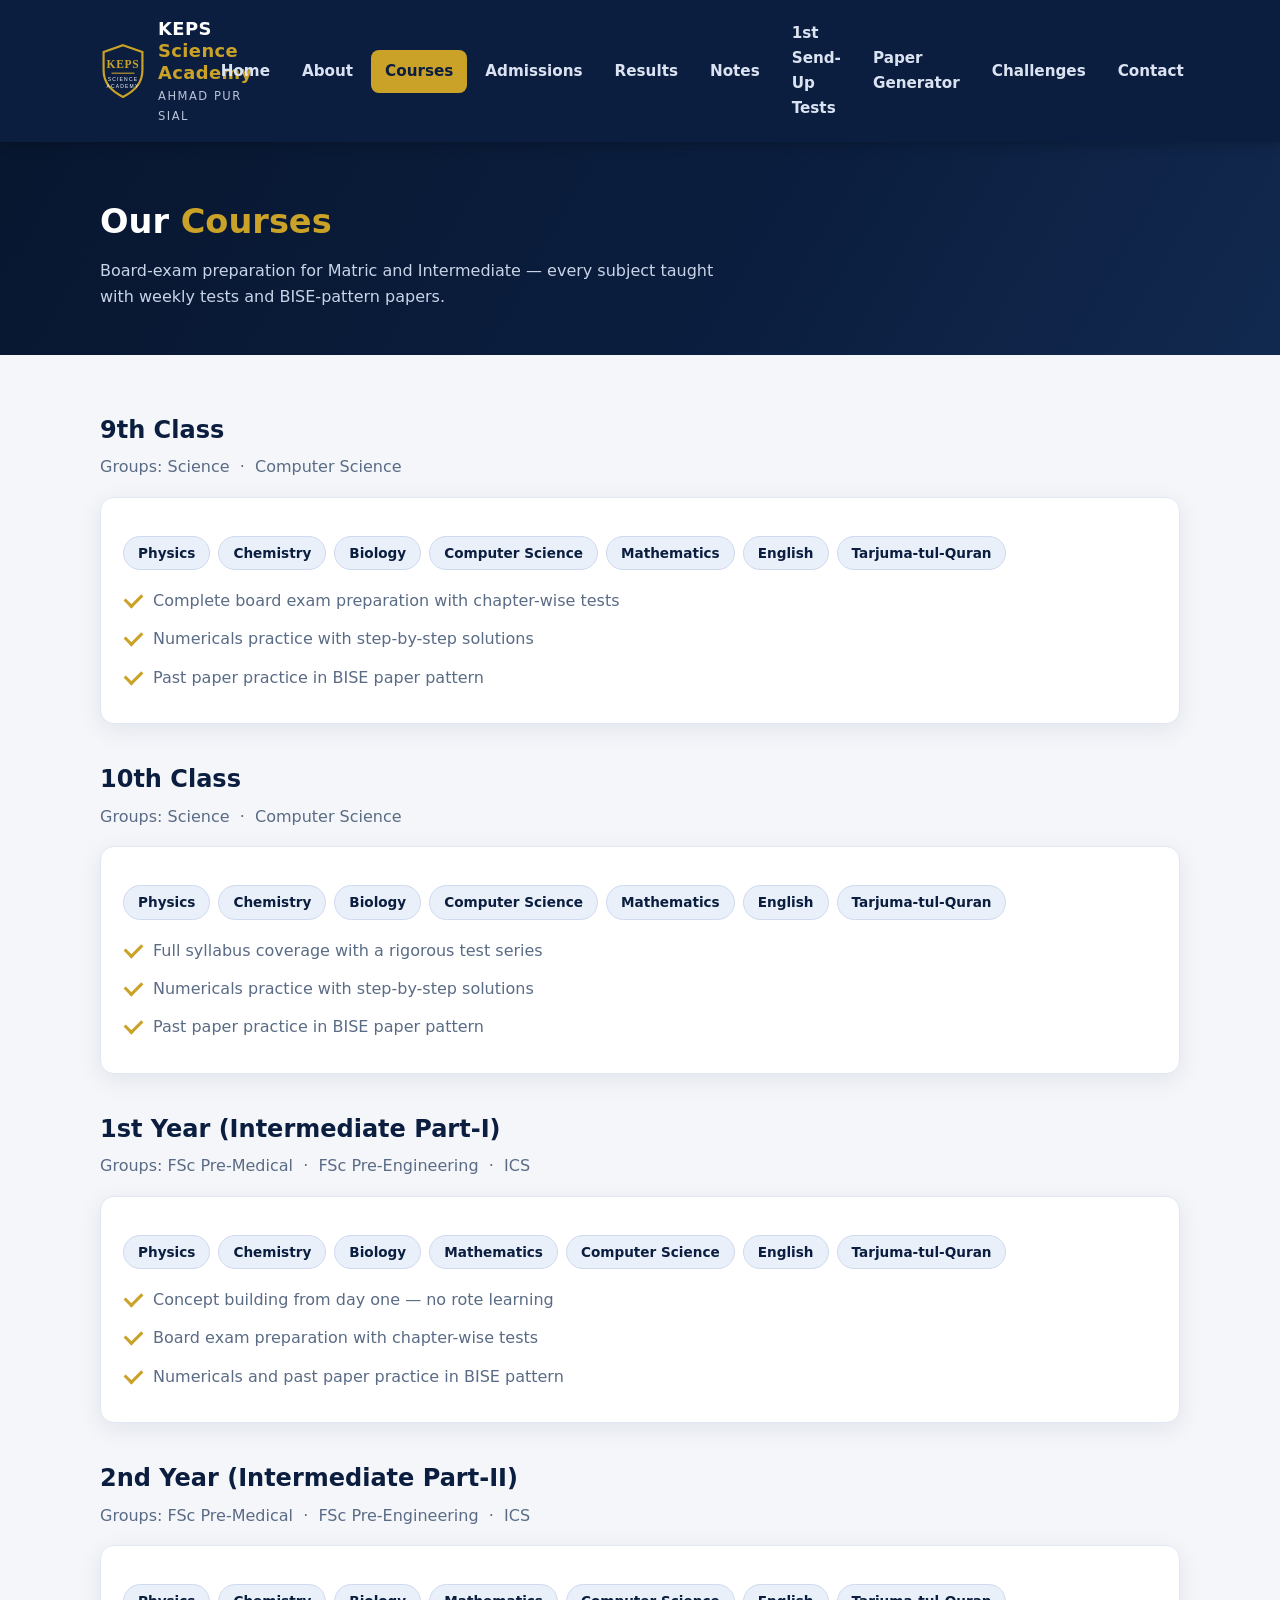
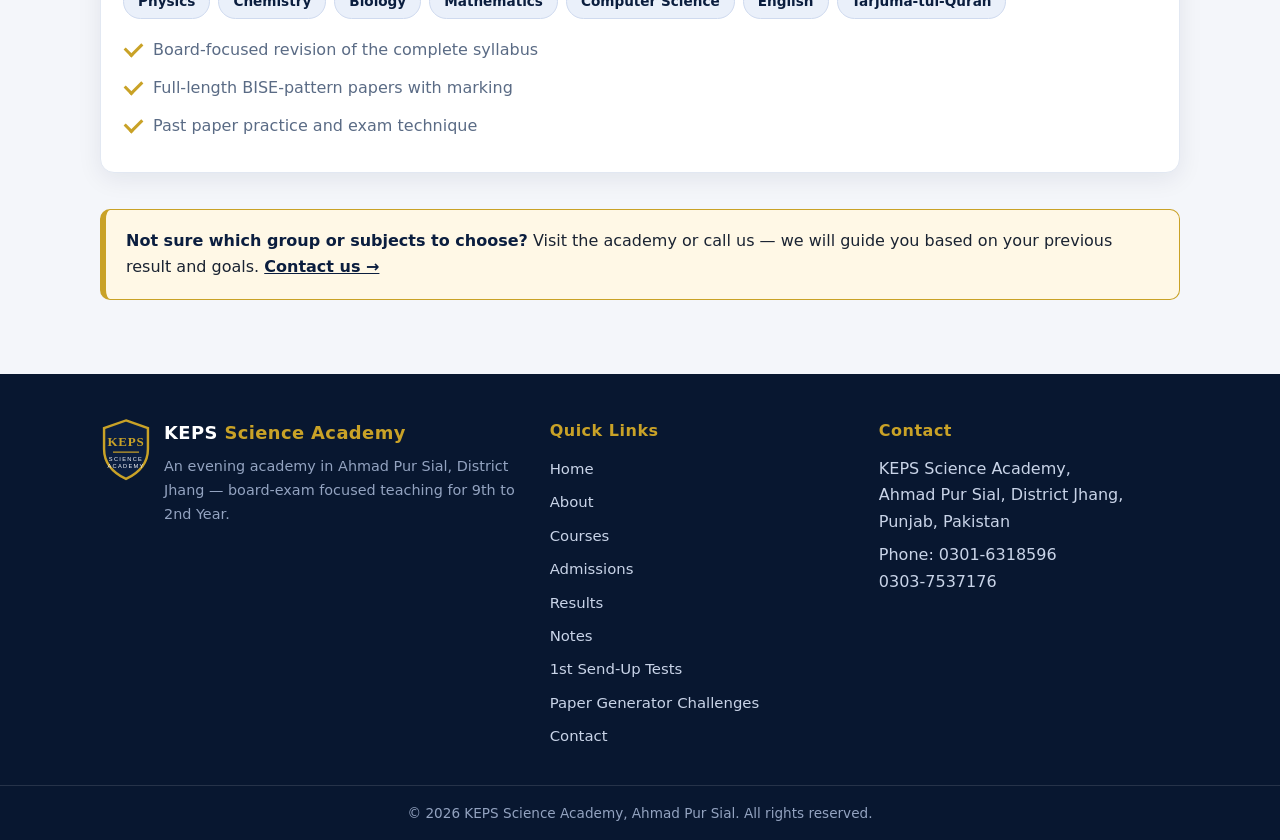
<file: courses.html>
<!DOCTYPE html>
<html lang="en">
<head>
<meta charset="UTF-8">
<meta name="viewport" content="width=device-width, initial-scale=1.0">
<title>Courses — KEPS Science Academy, Ahmad Pur Sial</title>
<meta name="description" content="Courses at KEPS Science Academy Ahmad Pur Sial — 9th, 10th (Science / Computer Science), 1st & 2nd Year (FSc Pre-Medical, Pre-Engineering, ICS).">
<link rel="canonical" href="https://kepsacademy.github.io/courses.html">
<meta name="keywords" content="KEPS Science Academy, Ahmad Pur Sial academy, Jhang academy, 9th class academy Ahmad Pur Sial, 10th class academy, FSc academy Jhang, BISE pattern tests">
<meta property="og:type" content="website">
<meta property="og:site_name" content="KEPS Science Academy">
<meta property="og:title" content="Courses — KEPS Science Academy, Ahmad Pur Sial">
<meta property="og:description" content="Courses at KEPS Science Academy Ahmad Pur Sial — 9th, 10th (Science / Computer Science), 1st & 2nd Year (FSc Pre-Medical, Pre-Engineering, ICS).">
<meta property="og:url" content="https://kepsacademy.github.io/courses.html">
<link rel="icon" href="favicon.svg" type="image/svg+xml">
<script type="application/ld+json">
{"@context":"https://schema.org","@type":"EducationalOrganization","name":"KEPS Science Academy","url":"https://kepsacademy.github.io/","telephone":["+92-301-6318596","+92-303-7537176"],"address":{"@type":"PostalAddress","addressLocality":"Ahmad Pur Sial","addressRegion":"Punjab","addressCountry":"PK"},"founder":{"@type":"Person","name":"Muhammad Aqeel","jobTitle":"Principal"},"description":"Evening academy in Ahmad Pur Sial, District Jhang for 9th, 10th, 1st Year and 2nd Year board exam preparation with weekly tests and BISE-pattern test series."}
</script>
<link rel="stylesheet" href="styles.css">
<link rel="preconnect" href="https://fonts.googleapis.com">
<link rel="preconnect" href="https://fonts.gstatic.com" crossorigin>
<link href="https://fonts.googleapis.com/css2?family=Noto+Nastaliq+Urdu:wght@400;600;700&display=swap" rel="stylesheet">
</head>
<body>

<header class="site-header">
  <div class="header-inner">
    <a class="brand" href="index.html" aria-label="KEPS Science Academy — home">
      <svg viewBox="0 0 64 78" role="img" aria-label="KEPS Science Academy crest">
        <path d="M32 3 L59 12.5 V38 C59 57 47.5 67.5 32 75 C16.5 67.5 5 57 5 38 V12.5 Z" fill="#0B1E3F" stroke="#C9A227" stroke-width="3"/>
        <text x="32" y="35" text-anchor="middle" fill="#C9A227" font-family="Georgia,'Times New Roman',serif" font-weight="bold" font-size="16" letter-spacing="1">KEPS</text>
        <line x1="16" y1="42" x2="48" y2="42" stroke="#C9A227" stroke-width="1.5"/>
        <text x="32" y="53" text-anchor="middle" fill="#F4F6FA" font-family="Arial,sans-serif" font-size="7" letter-spacing="1.6">SCIENCE</text>
        <text x="32" y="62" text-anchor="middle" fill="#F4F6FA" font-family="Arial,sans-serif" font-size="7" letter-spacing="1.6">ACADEMY</text>
      </svg>
      <span class="brand-text">
        <span class="brand-name">KEPS <span>Science Academy</span></span><br>
        <span class="brand-sub">Ahmad Pur Sial</span>
      </span>
    </a>
    <button class="nav-toggle" aria-label="Open menu" aria-expanded="false">
      <svg width="22" height="16" viewBox="0 0 22 16"><path d="M1 1h20M1 8h20M1 15h20" stroke="#fff" stroke-width="2" stroke-linecap="round"/></svg>
    </button>
    <nav class="nav" id="main-nav">
      <a href="index.html">Home</a>
      <a href="about.html">About</a>
      <a href="courses.html" class="active">Courses</a>
      <a href="admissions.html">Admissions</a>
      <a href="results.html">Results</a>
      <a href="notes.html">Notes</a>
      <a href="1st-sendup-tests.html">1st Send-Up Tests</a>
      <a href="paper-generator.html">Paper Generator</a>
      <a href="challenges.html">Challenges</a>
      <a href="contact.html">Contact</a>
    </nav>
  </div>
</header>

<main>
  <section class="page-hero">
    <div class="container">
      <h1>Our <span class="gold">Courses</span></h1>
      <p>Board-exam preparation for Matric and Intermediate — every subject taught with weekly tests and BISE-pattern papers.</p>
    </div>
  </section>

  <section class="section">
    <div class="container">

      <div class="class-block">
        <h2>9th Class</h2>
        <p class="sub">Groups: Science &nbsp;·&nbsp; Computer Science</p>
        <div class="card">
          <div class="chips">
            <span class="chip">Physics</span><span class="chip">Chemistry</span><span class="chip">Biology</span>
            <span class="chip">Computer Science</span><span class="chip">Mathematics</span>
            <span class="chip">English</span><span class="chip">Tarjuma-tul-Quran</span>
          </div>
          <ul class="tick">
            <li>Complete board exam preparation with chapter-wise tests</li>
            <li>Numericals practice with step-by-step solutions</li>
            <li>Past paper practice in BISE paper pattern</li>
          </ul>
        </div>
      </div>

      <div class="class-block">
        <h2>10th Class</h2>
        <p class="sub">Groups: Science &nbsp;·&nbsp; Computer Science</p>
        <div class="card">
          <div class="chips">
            <span class="chip">Physics</span><span class="chip">Chemistry</span><span class="chip">Biology</span>
            <span class="chip">Computer Science</span><span class="chip">Mathematics</span>
            <span class="chip">English</span><span class="chip">Tarjuma-tul-Quran</span>
          </div>
          <ul class="tick">
            <li>Full syllabus coverage with a rigorous test series</li>
            <li>Numericals practice with step-by-step solutions</li>
            <li>Past paper practice in BISE paper pattern</li>
          </ul>
        </div>
      </div>

      <div class="class-block">
        <h2>1st Year (Intermediate Part-I)</h2>
        <p class="sub">Groups: FSc Pre-Medical &nbsp;·&nbsp; FSc Pre-Engineering &nbsp;·&nbsp; ICS</p>
        <div class="card">
          <div class="chips">
            <span class="chip">Physics</span><span class="chip">Chemistry</span><span class="chip">Biology</span>
            <span class="chip">Mathematics</span><span class="chip">Computer Science</span>
            <span class="chip">English</span><span class="chip">Tarjuma-tul-Quran</span>
          </div>
          <ul class="tick">
            <li>Concept building from day one — no rote learning</li>
            <li>Board exam preparation with chapter-wise tests</li>
            <li>Numericals and past paper practice in BISE pattern</li>
          </ul>
        </div>
      </div>

      <div class="class-block">
        <h2>2nd Year (Intermediate Part-II)</h2>
        <p class="sub">Groups: FSc Pre-Medical &nbsp;·&nbsp; FSc Pre-Engineering &nbsp;·&nbsp; ICS</p>
        <div class="card">
          <div class="chips">
            <span class="chip">Physics</span><span class="chip">Chemistry</span><span class="chip">Biology</span>
            <span class="chip">Mathematics</span><span class="chip">Computer Science</span>
            <span class="chip">English</span><span class="chip">Tarjuma-tul-Quran</span>
          </div>
          <ul class="tick">
            <li>Board-focused revision of the complete syllabus</li>
            <li>Full-length BISE-pattern papers with marking</li>
            <li>Past paper practice and exam technique</li>
          </ul>
        </div>
      </div>

      <div class="notice">
        <strong>Not sure which group or subjects to choose?</strong> Visit the academy or call us — we will guide you based on your previous result and goals. <a href="contact.html" style="color:var(--navy);font-weight:700">Contact us →</a>
      </div>

    </div>
  </section>
</main>

<footer class="site-footer">
  <div class="footer-grid">
    <div>
      <div class="footer-brand">
        <svg viewBox="0 0 64 78" role="img" aria-label="KEPS Science Academy crest">
          <path d="M32 3 L59 12.5 V38 C59 57 47.5 67.5 32 75 C16.5 67.5 5 57 5 38 V12.5 Z" fill="#0B1E3F" stroke="#C9A227" stroke-width="3"/>
          <text x="32" y="35" text-anchor="middle" fill="#C9A227" font-family="Georgia,'Times New Roman',serif" font-weight="bold" font-size="16" letter-spacing="1">KEPS</text>
          <line x1="16" y1="42" x2="48" y2="42" stroke="#C9A227" stroke-width="1.5"/>
          <text x="32" y="53" text-anchor="middle" fill="#F4F6FA" font-family="Arial,sans-serif" font-size="7" letter-spacing="1.6">SCIENCE</text>
          <text x="32" y="62" text-anchor="middle" fill="#F4F6FA" font-family="Arial,sans-serif" font-size="7" letter-spacing="1.6">ACADEMY</text>
        </svg>
        <div>
          <div class="brand-name">KEPS <span style="color:#C9A227">Science Academy</span></div>
          <p>An evening academy in Ahmad Pur Sial, District Jhang — board-exam focused teaching for 9th to 2nd Year.</p>
        </div>
      </div>
    </div>
    <div>
      <h4>Quick Links</h4>
      <ul class="footer-links">
        <li><a href="index.html">Home</a></li>
        <li><a href="about.html">About</a></li>
        <li><a href="courses.html">Courses</a></li>
        <li><a href="admissions.html">Admissions</a></li>
        <li><a href="results.html">Results</a></li>
        <li><a href="notes.html">Notes</a></li>
        <li><a href="1st-sendup-tests.html">1st Send-Up Tests</a></li>
        <li><a href="paper-generator.html">Paper Generator</a>
      <a href="challenges.html">Challenges</a></li>
        <li><a href="contact.html">Contact</a></li>
      </ul>
    </div>
    <div>
      <h4>Contact</h4>
      <ul class="footer-links">
        <li>KEPS Science Academy,<br>Ahmad Pur Sial, District Jhang,<br>Punjab, Pakistan</li>
        <li>Phone: 0301-6318596<br>0303-7537176</li>
      </ul>
    </div>
  </div>
  <div class="footer-bottom">© <span id="year">2026</span> KEPS Science Academy, Ahmad Pur Sial. All rights reserved.</div>
</footer>
<script src="script.js"></script>
</body>
</html>
</file>
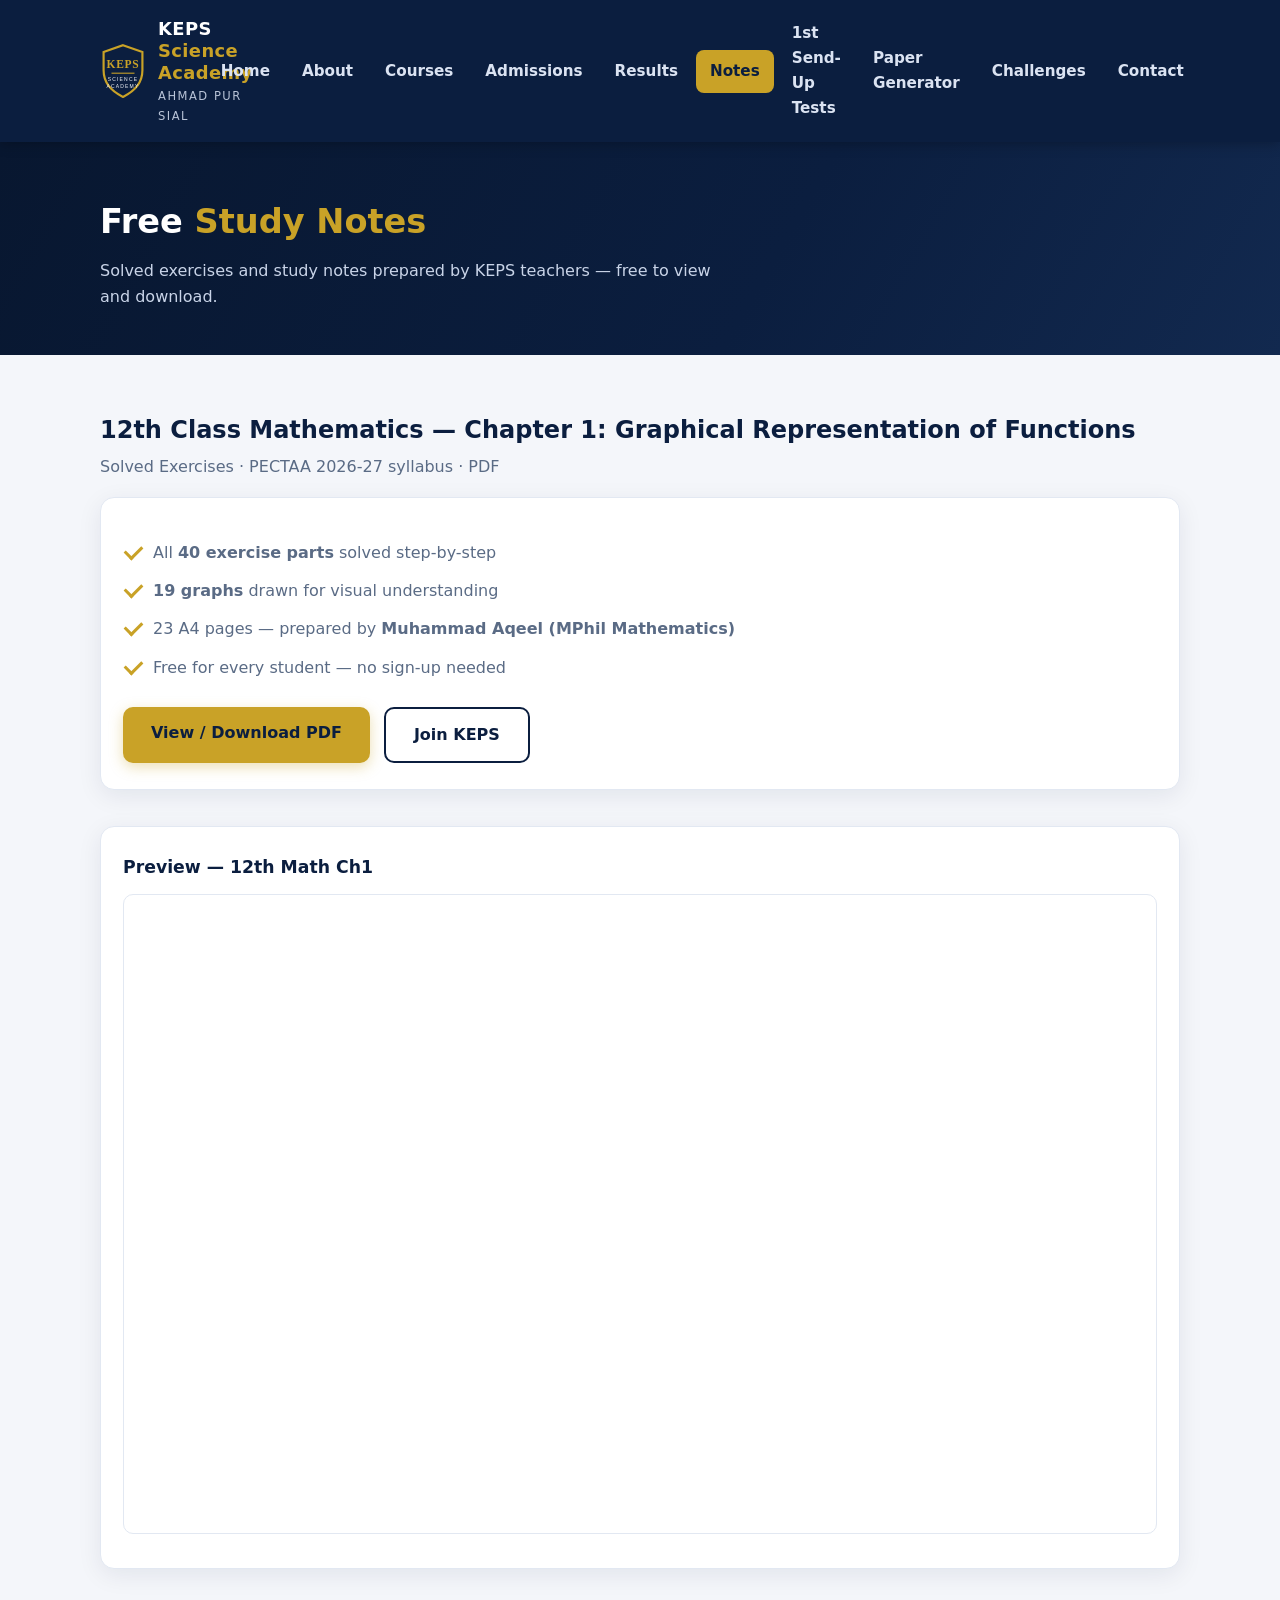
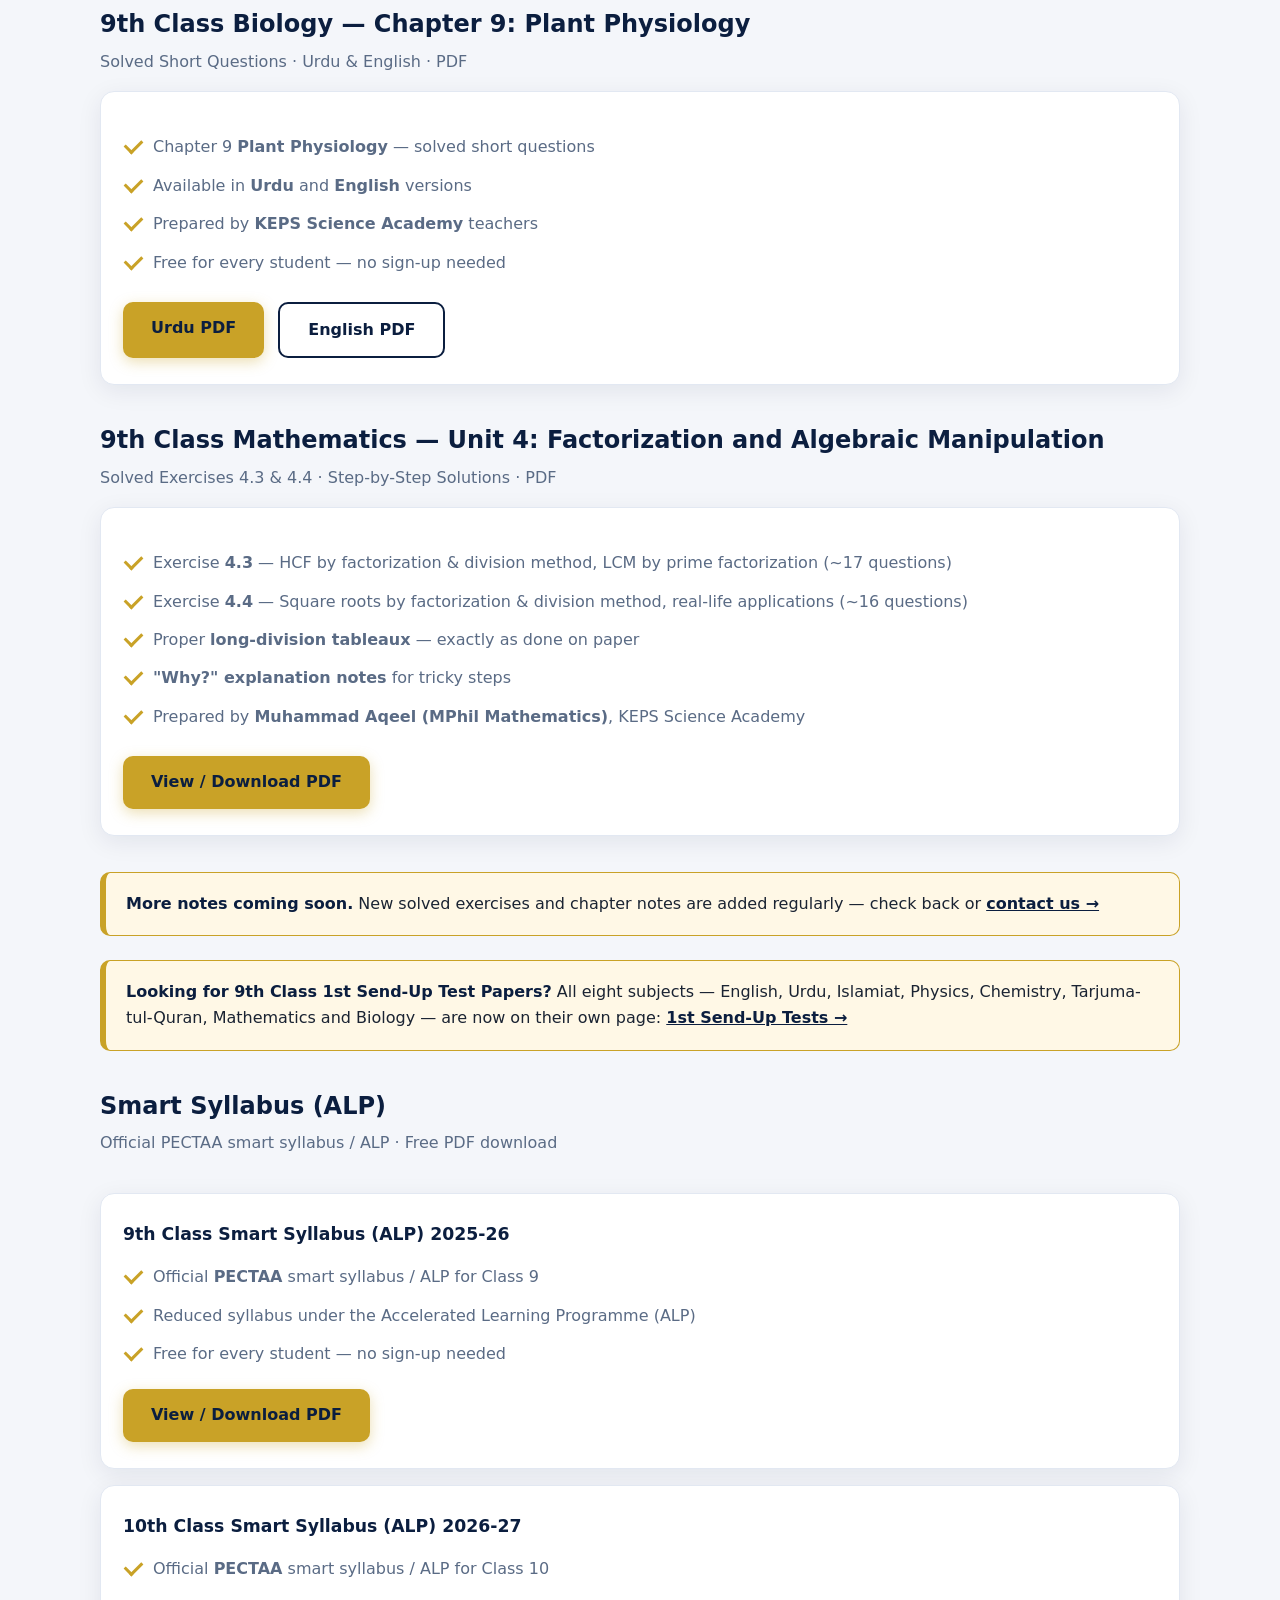
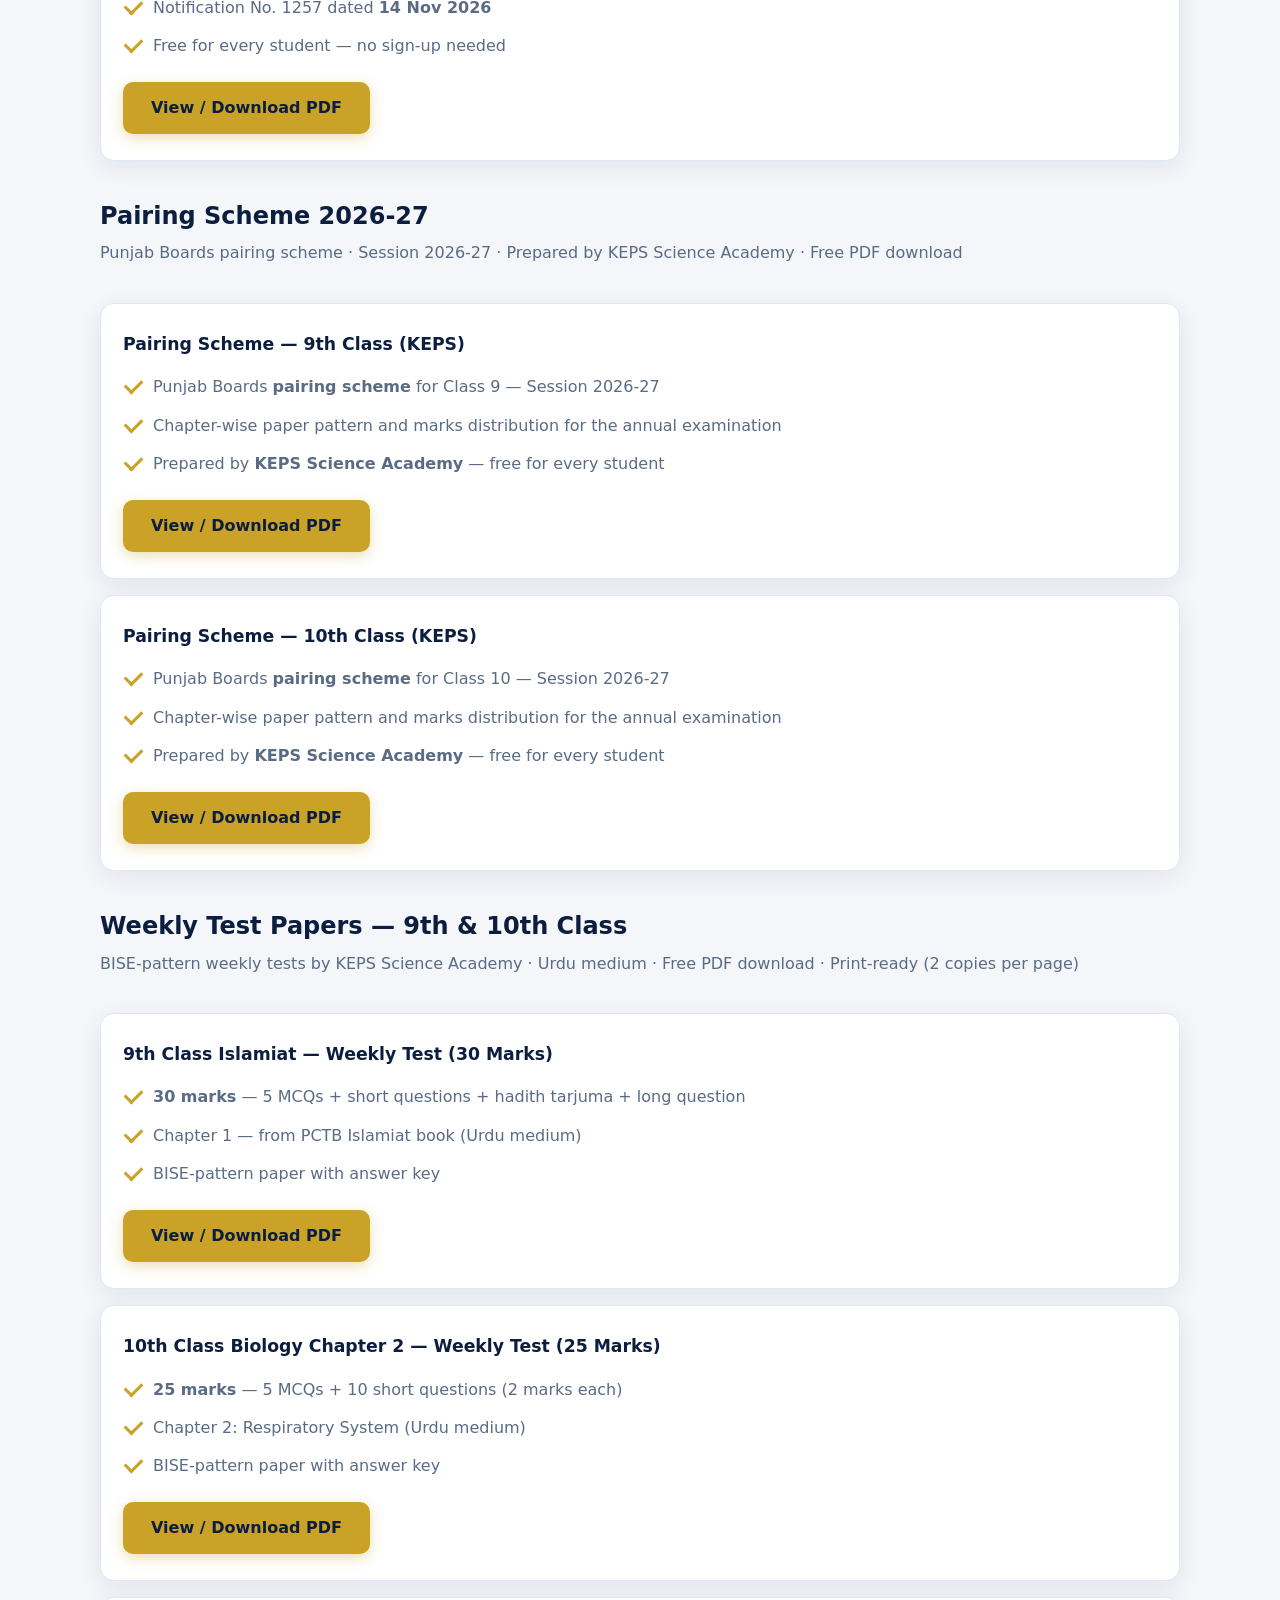
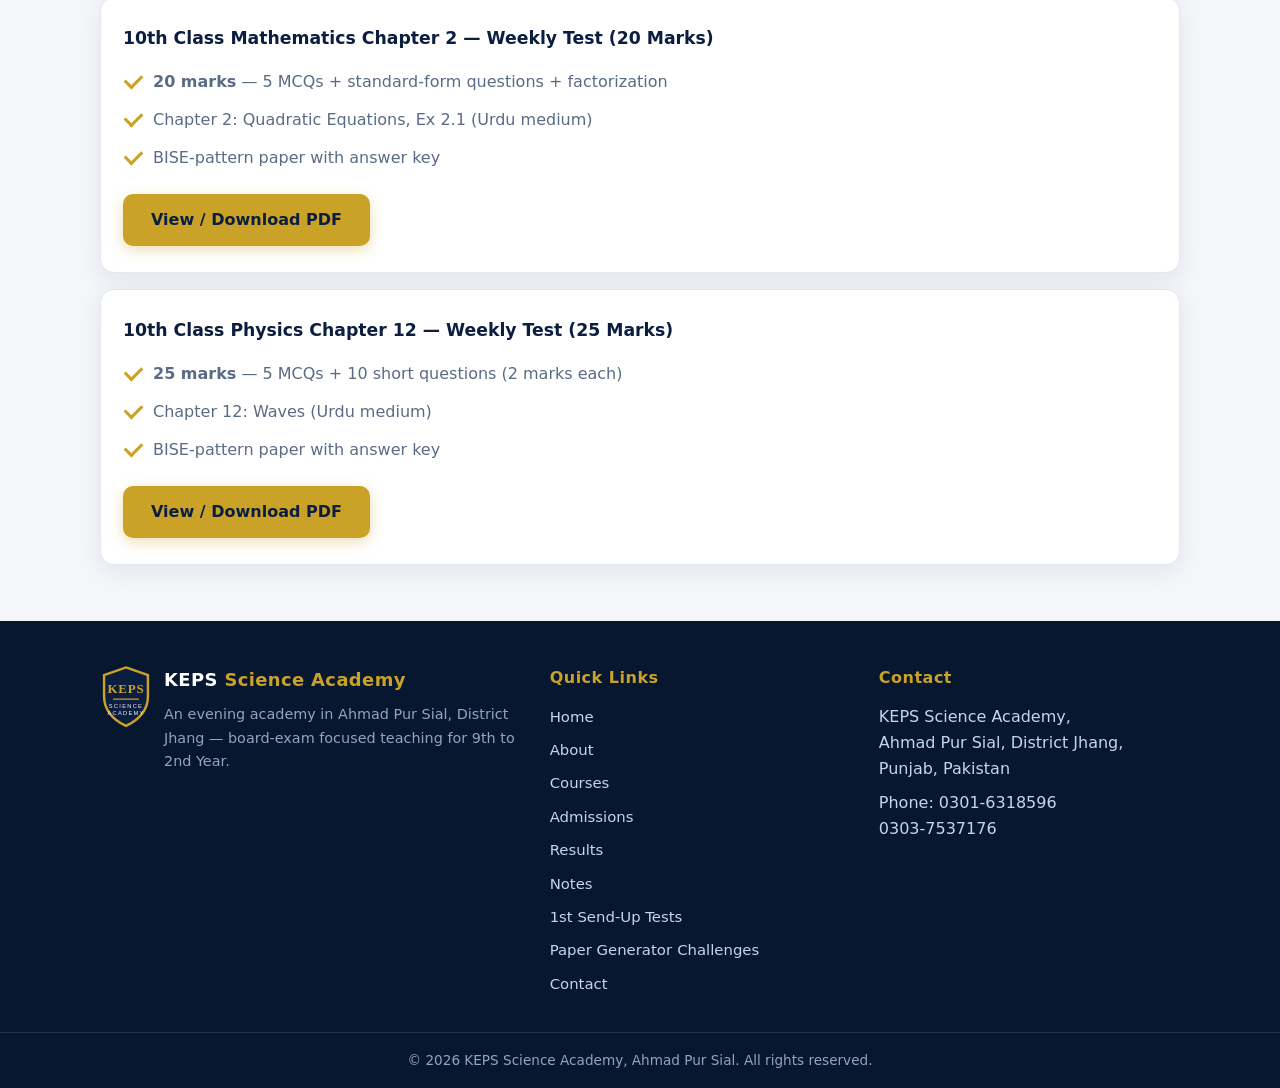
<file: notes.html>
<!DOCTYPE html>
<html lang="en">
<head>
<meta charset="UTF-8">
<meta name="viewport" content="width=device-width, initial-scale=1.0">
<title>Free Study Notes, Solved Exercises & Weekly Test Papers (PDF) — KEPS Science Academy</title>
<meta name="description" content="Download free solved exercises, study notes and BISE-pattern weekly test papers by KEPS Science Academy, Ahmad Pur Sial — 12th class Mathematics Chapter 1 solved exercises, 9th Biology Chapter 9 notes, plus 9th class Math Unit 4 factorization solved exercises and 9th/10th class weekly tests (Islamiat, Biology, Math, Physics). Free PDFs.">
<link rel="canonical" href="https://kepsacademy.github.io/notes.html">
<meta name="keywords" content="KEPS Science Academy notes, 12th class math chapter 1 solved exercises, PECTAA 2026-27 mathematics, 2nd year math notes PDF, FSc math solved exercises, 9th class biology chapter 9 plant physiology solved short questions, 9th biology notes Urdu English PDF, 9th class islamiat test paper 30 marks, 10th class biology test paper, 10th class math test paper chapter 2, 10th class physics test paper chapter 12, weekly test papers 9th 10th class, 9th class math unit 4 factorization solved exercises, 9th math exercise 4.3 4.4 solutions PDF, HCF LCM square root division method, BISE pattern test papers PDF, Ahmad Pur Sial academy notes">
<meta property="og:type" content="website">
<meta property="og:site_name" content="KEPS Science Academy">
<meta property="og:title" content="Free Study Notes & Solved Exercises (PDF) — KEPS Science Academy">
<meta property="og:description" content="12th class Mathematics Chapter 1 solved exercises (PECTAA 2026-27) — all 40 parts solved step-by-step with 19 graphs. Free PDF download.">
<meta property="og:url" content="https://kepsacademy.github.io/notes.html">
<link rel="icon" href="favicon.svg" type="image/svg+xml">
<script type="application/ld+json">
{"@context":"https://schema.org","@type":"EducationalOrganization","name":"KEPS Science Academy","url":"https://kepsacademy.github.io/","telephone":["+92-301-6318596","+92-303-7537176"],"address":{"@type":"PostalAddress","addressLocality":"Ahmad Pur Sial","addressRegion":"Punjab","addressCountry":"PK"},"founder":{"@type":"Person","name":"Muhammad Aqeel","jobTitle":"Principal"},"description":"Evening academy in Ahmad Pur Sial, District Jhang for 9th, 10th, 1st Year and 2nd Year board exam preparation with weekly tests and BISE-pattern test series."}
</script>
<script type="application/ld+json">
{"@context":"https://schema.org","@type":"LearningResource","name":"12th Class Mathematics Chapter 1 — Solved Exercises (PECTAA 2026-27)","description":"Complete step-by-step solutions of all 40 exercise parts of 12th class Mathematics Chapter 1 (Graphical Representation of Functions), PECTAA 2026-27 syllabus, with 19 graphs. Prepared by Muhammad Aqeel (MPhil Mathematics), KEPS Science Academy.","url":"https://kepsacademy.github.io/notes/12th-math-ch1-solved-exercises-keps.pdf","encodingFormat":"application/pdf","inLanguage":"en","learningResourceType":"Exercise solutions","author":{"@type":"Person","name":"Muhammad Aqeel"},"provider":{"@type":"EducationalOrganization","name":"KEPS Science Academy","url":"https://kepsacademy.github.io/"}}
</script>
<script type="application/ld+json">
{"@context":"https://schema.org","@type":"LearningResource","name":"9th Class Biology Chapter 9 Plant Physiology — Solved Short Questions (Urdu)","description":"9th class Biology Chapter 9 (Plant Physiology) solved short questions in Urdu medium. Free PDF by KEPS Science Academy.","url":"https://kepsacademy.github.io/notes/9th-biology-ch9-plant-physiology-solved-short-questions-urdu.pdf","encodingFormat":"application/pdf","inLanguage":"ur","learningResourceType":"Solved short questions","provider":{"@type":"EducationalOrganization","name":"KEPS Science Academy","url":"https://kepsacademy.github.io/"}}
</script>
<script type="application/ld+json">
{"@context":"https://schema.org","@type":"LearningResource","name":"9th Class Biology Chapter 9 Plant Physiology — Solved Short Questions (English)","description":"9th class Biology Chapter 9 (Plant Physiology) solved short questions in English medium. Free PDF by KEPS Science Academy.","url":"https://kepsacademy.github.io/notes/9th-biology-ch9-plant-physiology-solved-short-questions-english.pdf","encodingFormat":"application/pdf","inLanguage":"en","learningResourceType":"Solved short questions","provider":{"@type":"EducationalOrganization","name":"KEPS Science Academy","url":"https://kepsacademy.github.io/"}}
</script>
<script type="application/ld+json">
{"@context":"https://schema.org","@type":"LearningResource","name":"9th Class Islamiat Weekly Test — 30 Marks (KEPS)","description":"9th class Islamiat 30-mark weekly test paper (Urdu medium): 5 MCQs, short questions, hadith tarjuma and long question. BISE-pattern with answer key. Free PDF by KEPS Science Academy.","url":"https://kepsacademy.github.io/notes/9th-islamiat-test-30-marks-keps.pdf","encodingFormat":"application/pdf","inLanguage":"ur","learningResourceType":"Exam paper","provider":{"@type":"EducationalOrganization","name":"KEPS Science Academy","url":"https://kepsacademy.github.io/"}}
</script>
<script type="application/ld+json">
{"@context":"https://schema.org","@type":"LearningResource","name":"10th Class Biology Chapter 2 Weekly Test — 25 Marks (KEPS)","description":"10th class Biology Chapter 2 (Respiratory System) 25-mark weekly test paper (Urdu medium): 5 MCQs and 10 short questions. BISE-pattern with answer key. Free PDF by KEPS Science Academy.","url":"https://kepsacademy.github.io/notes/10th-biology-ch2-weekly-test-25-marks-keps.pdf","encodingFormat":"application/pdf","inLanguage":"ur","learningResourceType":"Exam paper","provider":{"@type":"EducationalOrganization","name":"KEPS Science Academy","url":"https://kepsacademy.github.io/"}}
</script>
<script type="application/ld+json">
{"@context":"https://schema.org","@type":"LearningResource","name":"10th Class Mathematics Chapter 2 Weekly Test — 20 Marks (KEPS)","description":"10th class Mathematics Chapter 2 (Quadratic Equations, Ex 2.1) 20-mark weekly test paper (Urdu medium). BISE-pattern with answer key. Free PDF by KEPS Science Academy.","url":"https://kepsacademy.github.io/notes/10th-math-ch2-weekly-test-20-marks-keps.pdf","encodingFormat":"application/pdf","inLanguage":"ur","learningResourceType":"Exam paper","provider":{"@type":"EducationalOrganization","name":"KEPS Science Academy","url":"https://kepsacademy.github.io/"}}
</script>
<script type="application/ld+json">
{"@context":"https://schema.org","@type":"LearningResource","name":"10th Class Physics Chapter 12 Weekly Test — 25 Marks (KEPS)","description":"10th class Physics Chapter 12 (Waves) 25-mark weekly test paper (Urdu medium): 5 MCQs and 10 short questions. BISE-pattern with answer key. Free PDF by KEPS Science Academy.","url":"https://kepsacademy.github.io/notes/10th-physics-ch12-weekly-test-25-marks-keps.pdf","encodingFormat":"application/pdf","inLanguage":"ur","learningResourceType":"Exam paper","provider":{"@type":"EducationalOrganization","name":"KEPS Science Academy","url":"https://kepsacademy.github.io/"}}
{"@context":"https://schema.org","@type":"LearningResource","name":"9th Class Mathematics Unit 4 Factorization \u2014 Solved Exercises 4.3 & 4.4 (KEPS)","description":"9th class Mathematics Unit 4 (Factorization and Algebraic Manipulation) solved Exercises 4.3 and 4.4: HCF by factorization and division method, LCM by prime factorization, square roots by division method with proper long-division tableaux and Why-explanation notes. Step-by-step solutions by Muhammad Aqeel (MPhil Mathematics), KEPS Science Academy. Free PDF.","url":"https://kepsacademy.github.io/notes/9th-math-unit4-factorization-solved-exercises-43-44-keps.pdf","encodingFormat":"application/pdf","inLanguage":"en","learningResourceType":"Exercise solutions","author":{"@type":"Person","name":"Muhammad Aqeel"},"provider":{"@type":"EducationalOrganization","name":"KEPS Science Academy","url":"https://kepsacademy.github.io/"}}
</script>
<link rel="stylesheet" href="styles.css">
<link rel="preconnect" href="https://fonts.googleapis.com">
<link rel="preconnect" href="https://fonts.gstatic.com" crossorigin>
<link href="https://fonts.googleapis.com/css2?family=Noto+Nastaliq+Urdu:wght@400;600;700&display=swap" rel="stylesheet">
</head>
<body>

<header class="site-header">
  <div class="header-inner">
    <a class="brand" href="index.html" aria-label="KEPS Science Academy — home">
      <svg viewBox="0 0 64 78" role="img" aria-label="KEPS Science Academy crest">
        <path d="M32 3 L59 12.5 V38 C59 57 47.5 67.5 32 75 C16.5 67.5 5 57 5 38 V12.5 Z" fill="#0B1E3F" stroke="#C9A227" stroke-width="3"/>
        <text x="32" y="35" text-anchor="middle" fill="#C9A227" font-family="Georgia,'Times New Roman',serif" font-weight="bold" font-size="16" letter-spacing="1">KEPS</text>
        <line x1="16" y1="42" x2="48" y2="42" stroke="#C9A227" stroke-width="1.5"/>
        <text x="32" y="53" text-anchor="middle" fill="#F4F6FA" font-family="Arial,sans-serif" font-size="7" letter-spacing="1.6">SCIENCE</text>
        <text x="32" y="62" text-anchor="middle" fill="#F4F6FA" font-family="Arial,sans-serif" font-size="7" letter-spacing="1.6">ACADEMY</text>
      </svg>
      <span class="brand-text">
        <span class="brand-name">KEPS <span>Science Academy</span></span><br>
        <span class="brand-sub">Ahmad Pur Sial</span>
      </span>
    </a>
    <button class="nav-toggle" aria-label="Open menu" aria-expanded="false">
      <svg width="22" height="16" viewBox="0 0 22 16"><path d="M1 1h20M1 8h20M1 15h20" stroke="#fff" stroke-width="2" stroke-linecap="round"/></svg>
    </button>
    <nav class="nav" id="main-nav">
      <a href="index.html">Home</a>
      <a href="about.html">About</a>
      <a href="courses.html">Courses</a>
      <a href="admissions.html">Admissions</a>
      <a href="results.html">Results</a>
      <a href="notes.html" class="active">Notes</a>
      <a href="1st-sendup-tests.html">1st Send-Up Tests</a>
      <a href="paper-generator.html">Paper Generator</a>
      <a href="challenges.html">Challenges</a>
      <a href="contact.html">Contact</a>
    </nav>
  </div>
</header>

<main>
  <section class="page-hero">
    <div class="container">
      <h1>Free <span class="gold">Study Notes</span></h1>
      <p>Solved exercises and study notes prepared by KEPS teachers — free to view and download.</p>
    </div>
  </section>

  <section class="section">
    <div class="container">

      <div class="class-block">
        <h2>12th Class Mathematics — Chapter 1: Graphical Representation of Functions</h2>
        <p class="sub">Solved Exercises · PECTAA 2026-27 syllabus · PDF</p>
        <div class="card">
          <ul class="tick">
            <li>All <strong>40 exercise parts</strong> solved step-by-step</li>
            <li><strong>19 graphs</strong> drawn for visual understanding</li>
            <li>23 A4 pages — prepared by <strong>Muhammad Aqeel (MPhil Mathematics)</strong></li>
            <li>Free for every student — no sign-up needed</li>
          </ul>
          <div class="cta-row" style="margin-top:20px">
            <a class="btn btn-gold" href="notes/12th-math-ch1-solved-exercises-keps.pdf" target="_blank" rel="noopener">View / Download PDF</a>
            <a class="btn btn-outline-navy" href="admissions.html#apply">Join KEPS</a>
          </div>
        </div>
      </div>

      <div class="card" style="margin-top:24px">
        <h3 style="color:var(--navy);margin-bottom:12px">Preview — 12th Math Ch1</h3>
        <iframe src="notes/12th-math-ch1-solved-exercises-keps.pdf" title="12th Math Chapter 1 Solved Exercises — PDF preview" style="width:100%;height:640px;border:1px solid var(--line);border-radius:10px" loading="lazy"></iframe>
      </div>

      <div class="class-block" style="margin-top:36px">
        <h2>9th Class Biology — Chapter 9: Plant Physiology</h2>
        <p class="sub">Solved Short Questions · Urdu &amp; English · PDF</p>
        <div class="card">
          <ul class="tick">
            <li>Chapter 9 <strong>Plant Physiology</strong> — solved short questions</li>
            <li>Available in <strong>Urdu</strong> and <strong>English</strong> versions</li>
            <li>Prepared by <strong>KEPS Science Academy</strong> teachers</li>
            <li>Free for every student — no sign-up needed</li>
          </ul>
          <div class="cta-row" style="margin-top:20px">
            <a class="btn btn-gold" href="notes/9th-biology-ch9-plant-physiology-solved-short-questions-urdu.pdf" target="_blank" rel="noopener">Urdu PDF</a>
            <a class="btn btn-outline-navy" href="notes/9th-biology-ch9-plant-physiology-solved-short-questions-english.pdf" target="_blank" rel="noopener">English PDF</a>
          </div>
        </div>
      </div>

      <div class="class-block" style="margin-top:36px">
        <h2>9th Class Mathematics — Unit 4: Factorization and Algebraic Manipulation</h2>
        <p class="sub">Solved Exercises 4.3 &amp; 4.4 · Step-by-Step Solutions · PDF</p>
        <div class="card">
          <ul class="tick">
            <li>Exercise <strong>4.3</strong> — HCF by factorization &amp; division method, LCM by prime factorization (~17 questions)</li>
            <li>Exercise <strong>4.4</strong> — Square roots by factorization &amp; division method, real-life applications (~16 questions)</li>
            <li>Proper <strong>long-division tableaux</strong> — exactly as done on paper</li>
            <li><strong>"Why?" explanation notes</strong> for tricky steps</li>
            <li>Prepared by <strong>Muhammad Aqeel (MPhil Mathematics)</strong>, KEPS Science Academy</li>
          </ul>
          <div class="cta-row" style="margin-top:20px">
            <a class="btn btn-gold" href="notes/9th-math-unit4-factorization-solved-exercises-43-44-keps.pdf" target="_blank" rel="noopener">View / Download PDF</a>
          </div>
        </div>
      </div>

      <div class="notice" style="margin-top:24px" id="test-papers">
        <strong>More notes coming soon.</strong> New solved exercises and chapter notes are added regularly — check back or <a href="contact.html" style="color:var(--navy);font-weight:700">contact us →</a>
      </div>

            <div class="notice" style="margin-top:24px">
        <strong>Looking for 9th Class 1st Send-Up Test Papers?</strong> All eight subjects — English, Urdu, Islamiat, Physics, Chemistry, Tarjuma-tul-Quran, Mathematics and Biology — are now on their own page: <a href="1st-sendup-tests.html" style="color:var(--navy);font-weight:700">1st Send-Up Tests →</a>
      </div>

      <div class="class-block" style="margin-top:36px">
        <h2>Smart Syllabus <span class="gold">(ALP)</span></h2>
        <p class="sub">Official PECTAA smart syllabus / ALP · Free PDF download</p>
      </div>
      <div class="card" style="margin-top:16px">
        <h3 style="color:var(--navy);margin-bottom:8px">9th Class Smart Syllabus (ALP) 2025-26</h3>
        <ul class="tick">
          <li>Official <strong>PECTAA</strong> smart syllabus / ALP for Class 9</li>
          <li>Reduced syllabus under the Accelerated Learning Programme (ALP)</li>
          <li>Free for every student — no sign-up needed</li>
        </ul>
        <div class="cta-row" style="margin-top:16px">
          <a class="btn btn-gold" href="notes/SmartSyllabus-9th-ALP-2025-26.pdf" target="_blank" rel="noopener">View / Download PDF</a>
        </div>
      </div>
      <div class="card" style="margin-top:16px">
        <h3 style="color:var(--navy);margin-bottom:8px">10th Class Smart Syllabus (ALP) 2026-27</h3>
        <ul class="tick">
          <li>Official <strong>PECTAA</strong> smart syllabus / ALP for Class 10</li>
          <li>Notification No. 1257 dated <strong>14 Nov 2026</strong></li>
          <li>Free for every student — no sign-up needed</li>
        </ul>
        <div class="cta-row" style="margin-top:16px">
          <a class="btn btn-gold" href="notes/SmartSyllabus-10th-ALP-2026-27.pdf" target="_blank" rel="noopener">View / Download PDF</a>
        </div>
      </div>
      <div class="class-block" style="margin-top:36px">
        <h2>Pairing Scheme <span class="gold">2026-27</span></h2>
        <p class="sub">Punjab Boards pairing scheme · Session 2026-27 · Prepared by KEPS Science Academy · Free PDF download</p>
      </div>
      <div class="card" style="margin-top:16px">
        <h3 style="color:var(--navy);margin-bottom:8px">Pairing Scheme — 9th Class (KEPS)</h3>
        <ul class="tick">
          <li>Punjab Boards <strong>pairing scheme</strong> for Class 9 — Session 2026-27</li>
          <li>Chapter-wise paper pattern and marks distribution for the annual examination</li>
          <li>Prepared by <strong>KEPS Science Academy</strong> — free for every student</li>
        </ul>
        <div class="cta-row" style="margin-top:16px">
          <a class="btn btn-gold" href="notes/Pairing%20Scheme%209th%20Class%20(KEPS).pdf" target="_blank" rel="noopener">View / Download PDF</a>
        </div>
      </div>
      <div class="card" style="margin-top:16px">
        <h3 style="color:var(--navy);margin-bottom:8px">Pairing Scheme — 10th Class (KEPS)</h3>
        <ul class="tick">
          <li>Punjab Boards <strong>pairing scheme</strong> for Class 10 — Session 2026-27</li>
          <li>Chapter-wise paper pattern and marks distribution for the annual examination</li>
          <li>Prepared by <strong>KEPS Science Academy</strong> — free for every student</li>
        </ul>
        <div class="cta-row" style="margin-top:16px">
          <a class="btn btn-gold" href="notes/Pairing%20Scheme%2010th%20Class%20(KEPS).pdf" target="_blank" rel="noopener">View / Download PDF</a>
        </div>
      </div>
<div class="class-block" style="margin-top:36px">
        <h2>Weekly <span class="gold">Test Papers</span> — 9th &amp; 10th Class</h2>
        <p class="sub">BISE-pattern weekly tests by KEPS Science Academy · Urdu medium · Free PDF download · Print-ready (2 copies per page)</p>
      </div>

      <div class="card" style="margin-top:16px">
        <h3 style="color:var(--navy);margin-bottom:8px">9th Class Islamiat — Weekly Test (30 Marks)</h3>
        <ul class="tick">
          <li><strong>30 marks</strong> — 5 MCQs + short questions + hadith tarjuma + long question</li>
          <li>Chapter 1 — from PCTB Islamiat book (Urdu medium)</li>
          <li>BISE-pattern paper with answer key</li>
        </ul>
        <div class="cta-row" style="margin-top:16px">
          <a class="btn btn-gold" href="notes/9th-islamiat-test-30-marks-keps.pdf" target="_blank" rel="noopener">View / Download PDF</a>
        </div>
      </div>

      <div class="card" style="margin-top:16px">
        <h3 style="color:var(--navy);margin-bottom:8px">10th Class Biology Chapter 2 — Weekly Test (25 Marks)</h3>
        <ul class="tick">
          <li><strong>25 marks</strong> — 5 MCQs + 10 short questions (2 marks each)</li>
          <li>Chapter 2: Respiratory System (Urdu medium)</li>
          <li>BISE-pattern paper with answer key</li>
        </ul>
        <div class="cta-row" style="margin-top:16px">
          <a class="btn btn-gold" href="notes/10th-biology-ch2-weekly-test-25-marks-keps.pdf" target="_blank" rel="noopener">View / Download PDF</a>
        </div>
      </div>

      <div class="card" style="margin-top:16px">
        <h3 style="color:var(--navy);margin-bottom:8px">10th Class Mathematics Chapter 2 — Weekly Test (20 Marks)</h3>
        <ul class="tick">
          <li><strong>20 marks</strong> — 5 MCQs + standard-form questions + factorization</li>
          <li>Chapter 2: Quadratic Equations, Ex 2.1 (Urdu medium)</li>
          <li>BISE-pattern paper with answer key</li>
        </ul>
        <div class="cta-row" style="margin-top:16px">
          <a class="btn btn-gold" href="notes/10th-math-ch2-weekly-test-20-marks-keps.pdf" target="_blank" rel="noopener">View / Download PDF</a>
        </div>
      </div>

      <div class="card" style="margin-top:16px">
        <h3 style="color:var(--navy);margin-bottom:8px">10th Class Physics Chapter 12 — Weekly Test (25 Marks)</h3>
        <ul class="tick">
          <li><strong>25 marks</strong> — 5 MCQs + 10 short questions (2 marks each)</li>
          <li>Chapter 12: Waves (Urdu medium)</li>
          <li>BISE-pattern paper with answer key</li>
        </ul>
        <div class="cta-row" style="margin-top:16px">
          <a class="btn btn-gold" href="notes/10th-physics-ch12-weekly-test-25-marks-keps.pdf" target="_blank" rel="noopener">View / Download PDF</a>
        </div>
      </div>

    </div>
  </section>
</main>

<footer class="site-footer">
  <div class="footer-grid">
    <div>
      <div class="footer-brand">
        <svg viewBox="0 0 64 78" role="img" aria-label="KEPS Science Academy crest">
          <path d="M32 3 L59 12.5 V38 C59 57 47.5 67.5 32 75 C16.5 67.5 5 57 5 38 V12.5 Z" fill="#0B1E3F" stroke="#C9A227" stroke-width="3"/>
          <text x="32" y="35" text-anchor="middle" fill="#C9A227" font-family="Georgia,'Times New Roman',serif" font-weight="bold" font-size="16" letter-spacing="1">KEPS</text>
          <line x1="16" y1="42" x2="48" y2="42" stroke="#C9A227" stroke-width="1.5"/>
          <text x="32" y="53" text-anchor="middle" fill="#F4F6FA" font-family="Arial,sans-serif" font-size="7" letter-spacing="1.6">SCIENCE</text>
          <text x="32" y="62" text-anchor="middle" fill="#F4F6FA" font-family="Arial,sans-serif" font-size="7" letter-spacing="1.6">ACADEMY</text>
        </svg>
        <div>
          <div class="brand-name">KEPS <span style="color:#C9A227">Science Academy</span></div>
          <p>An evening academy in Ahmad Pur Sial, District Jhang — board-exam focused teaching for 9th to 2nd Year.</p>
        </div>
      </div>
    </div>
    <div>
      <h4>Quick Links</h4>
      <ul class="footer-links">
        <li><a href="index.html">Home</a></li>
        <li><a href="about.html">About</a></li>
        <li><a href="courses.html">Courses</a></li>
        <li><a href="admissions.html">Admissions</a></li>
        <li><a href="results.html">Results</a></li>
        <li><a href="notes.html">Notes</a></li>
        <li><a href="1st-sendup-tests.html">1st Send-Up Tests</a></li>
        <li><a href="paper-generator.html">Paper Generator</a>
      <a href="challenges.html">Challenges</a></li>
        <li><a href="contact.html">Contact</a></li>
      </ul>
    </div>
    <div>
      <h4>Contact</h4>
      <ul class="footer-links">
        <li>KEPS Science Academy,<br>Ahmad Pur Sial, District Jhang,<br>Punjab, Pakistan</li>
        <li>Phone: 0301-6318596<br>0303-7537176</li>
      </ul>
    </div>
  </div>
  <div class="footer-bottom">© <span id="year">2026</span> KEPS Science Academy, Ahmad Pur Sial. All rights reserved.</div>
</footer>
<script src="script.js"></script>
</body>
</html>
</file>
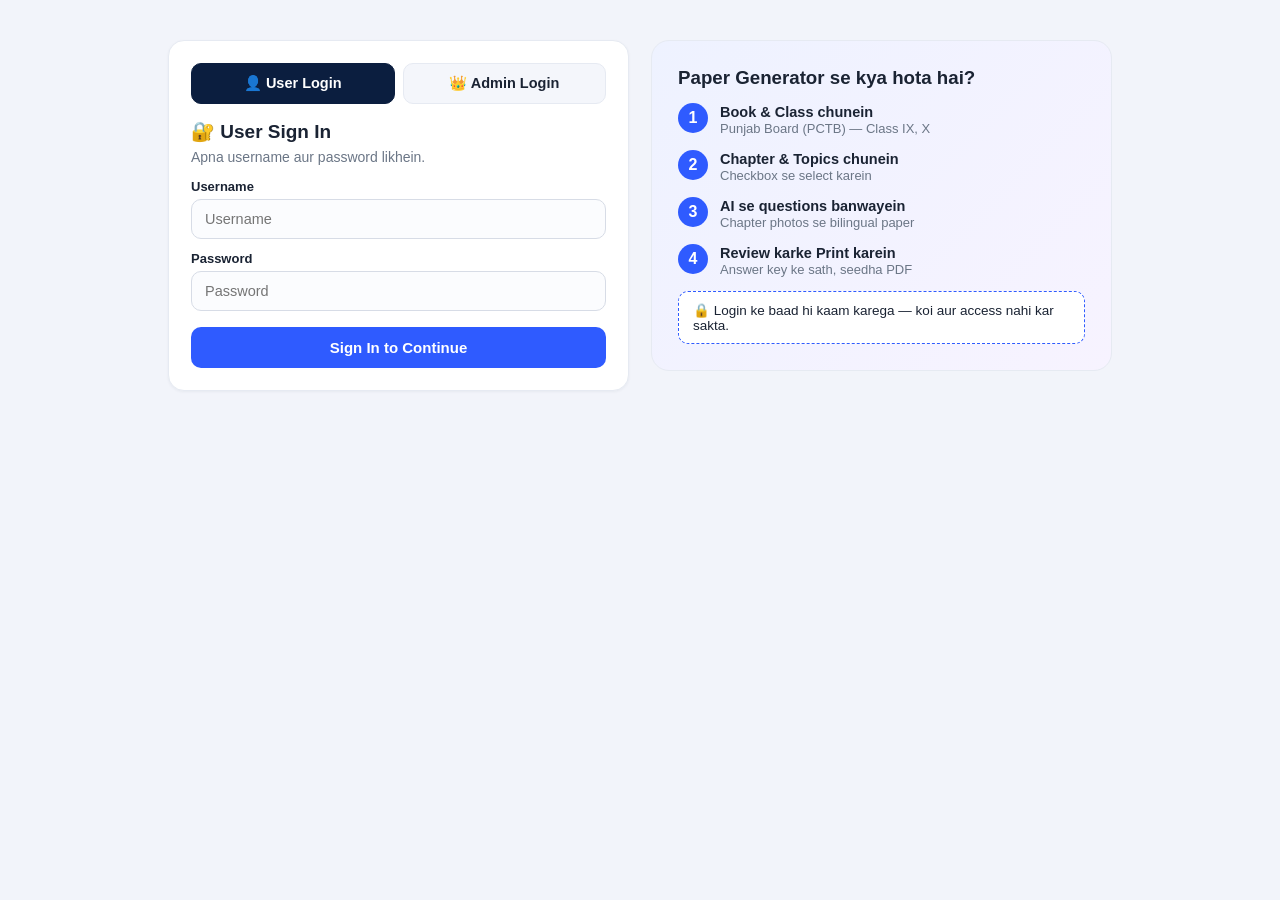
<file: paper-generator.html>
<!DOCTYPE html>
<html lang="en">
<head>
<meta charset="UTF-8">
<meta name="viewport" content="width=device-width, initial-scale=1.0">
<title>KEPS Paper Generator</title>
<link rel="preconnect" href="https://fonts.googleapis.com">
<link href="https://fonts.googleapis.com/css2?family=Noto+Nastaliq+Urdu:wght@400;600;700&display=swap" rel="stylesheet">
<style>
@font-face{
  font-family:'Jameel Noori Nastaleeq';
  src:url('fonts/jameel-noori-nastaleeq.woff2') format('woff2');
  font-weight:400 700;
  font-display:swap;
}
@font-face{
  font-family:'STIX Math';
  src:url('fonts/stixgeneral.woff2') format('woff2');
  font-display:swap;
}
:root{
  --primary:#2f5bff; --primary-d:#1e40c8; --purple:#5b5bd6; --teal:#12a5a5;
  --ink:#1a2333; --muted:#6b7686; --bg:#f2f4fa; --card:#fff; --line:#e6eaf2;
  --navy:#0B1E3F; --gold:#C9A227; --urfont:'Jameel Noori Nastaleeq','Noto Nastaliq Urdu',serif;
}
*{box-sizing:border-box;margin:0;padding:0}
body{font-family:'Segoe UI',Roboto,Arial,sans-serif;background:var(--bg);color:var(--ink)}
.hidden{display:none!important}
.logintabs{display:flex;gap:8px;margin-bottom:16px}
.ltab{flex:1;padding:11px;border:1.5px solid var(--line);background:#f4f6fb;border-radius:10px;font-weight:700;cursor:pointer;font-size:14.5px;color:var(--ink)}
.ltab.on{background:var(--navy);color:#fff;border-color:var(--navy)}
.ur{font-family:var(--urfont);line-height:2}
.sheet .ur{line-height:2.2}
/* ---------- topbar ---------- */
.topbar{position:fixed;top:0;left:0;right:0;height:60px;background:#fff;border-bottom:1px solid var(--line);display:flex;align-items:center;gap:14px;padding:0 18px;z-index:50}
.brand{display:flex;align-items:center;gap:10px;font-weight:800;font-size:17px;color:var(--navy);white-space:nowrap}
.brand .logo{width:34px;height:34px;border-radius:50%;background:linear-gradient(135deg,var(--primary),var(--purple));color:#fff;display:flex;align-items:center;justify-content:center;font-weight:800}
.brand small{display:block;font-size:10px;color:var(--muted);font-weight:600;letter-spacing:1px}
.searchbox{flex:1;max-width:420px;display:flex;align-items:center;gap:8px;background:var(--bg);border:1px solid var(--line);border-radius:24px;padding:8px 14px}
.searchbox input{border:none;background:none;outline:none;flex:1;font-size:14px}
.avatar{margin-left:auto;width:36px;height:36px;border-radius:50%;background:var(--navy);color:#fff;display:flex;align-items:center;justify-content:center;font-weight:700;cursor:pointer}
/* ---------- layout ---------- */
.sidebar{position:fixed;top:60px;left:0;bottom:0;width:242px;background:#fff;border-right:1px solid var(--line);padding:14px 10px;overflow-y:auto;z-index:40}
.navitem{display:flex;align-items:center;gap:12px;padding:11px 14px;border-radius:10px;cursor:pointer;font-size:14.5px;font-weight:600;color:#3c4658;margin-bottom:2px}
.navitem:hover{background:var(--bg)}
.navitem.on{background:var(--purple);color:#fff}
.navitem .ic{width:22px;text-align:center}
.submenu{margin:2px 0 6px 20px;border-left:2px solid var(--line);padding-left:6px}
.submenu .navitem{font-size:13.5px;padding:9px 12px}
.main{margin:60px 0 0 242px;padding:22px;min-height:calc(100vh - 60px)}
.view{max-width:1180px;margin:0 auto}
/* ---------- cards / generic ---------- */
.card{background:var(--card);border:1px solid var(--line);border-radius:16px;padding:22px;margin-bottom:18px;box-shadow:0 1px 3px rgba(20,30,60,.05)}
.card h2{font-size:19px;margin-bottom:6px}
.sub{color:var(--muted);font-size:14px;margin-bottom:14px}
.f{display:block;font-size:13px;font-weight:700;margin:12px 0 5px}
input[type=text],input[type=password],select,textarea{width:100%;padding:11px 13px;border:1.5px solid #d7dce6;border-radius:10px;font-size:14.5px;font-family:inherit;background:#fbfcfe}
input:focus,select:focus,textarea:focus{outline:none;border-color:var(--primary);background:#fff}
textarea{min-height:64px;resize:vertical}
.btn{background:var(--primary);color:#fff;border:none;border-radius:10px;padding:12px 22px;font-size:15px;font-weight:700;cursor:pointer;display:inline-flex;align-items:center;gap:8px}
.btn:hover{background:var(--primary-d)}
.btn:disabled{opacity:.55;cursor:wait}
.btn.ghost{background:#eef1f7;color:var(--ink)}
.btn.ghost:hover{background:#e2e7f1}
.btn.grey{background:#9aa3b2;color:#fff}
.btn.sm{padding:7px 13px;font-size:13px}
.btn.danger{color:#b91c1c}
.rowbtns{margin-top:16px;display:flex;gap:10px;flex-wrap:wrap}
.hint{font-size:12.5px;color:var(--muted)}
.err{background:#fdecec;border:1px solid #f5c2c2;color:#b91c1c;padding:10px 14px;border-radius:10px;margin-top:12px;font-size:14px}
.grid2{display:grid;grid-template-columns:1fr 1fr;gap:0 16px}
.checks{display:flex;flex-wrap:wrap;gap:8px 18px;margin-top:6px}
.checks label{display:flex;align-items:center;gap:7px;font-size:14px;background:#f4f6fb;padding:8px 13px;border-radius:9px;cursor:pointer;border:1px solid var(--line)}
/* ---------- dashboard ---------- */
.welcome{background:linear-gradient(120deg,var(--navy),#1c3f7e);color:#fff;border-radius:18px;padding:28px;margin-bottom:18px}
.welcome h1{font-size:24px}
.welcome h1 span{background:var(--purple);padding:2px 12px;border-radius:8px}
.welcome p{opacity:.85;margin-top:6px;font-size:14px}
.dashgrid{display:grid;grid-template-columns:repeat(auto-fit,minmax(210px,1fr));gap:14px;margin-bottom:18px}
.stat{background:#fff;border:1px solid var(--line);border-radius:14px;padding:18px;cursor:pointer}
.stat:hover{border-color:var(--primary)}
.stat .n{font-size:30px;font-weight:800;color:var(--primary)}
.stat .t{font-size:13.5px;color:var(--muted);margin-top:4px}
.notice{background:#fff;border:1px solid var(--line);border-radius:14px;padding:20px 22px}
.notice h3{display:flex;align-items:center;gap:10px;font-size:17px;margin-bottom:10px}
.rolebadge{font-size:12.5px;background:rgba(255,255,255,.22);padding:3px 12px;border-radius:20px;margin-left:6px;white-space:nowrap}
.sechead{margin:22px 0 12px}
.sechead h3{font-size:17px}
.actioncard{background:#fff;border:1.5px solid var(--line);border-radius:14px;padding:18px;display:flex;align-items:center;gap:14px;cursor:pointer}
.actioncard:hover{border-color:var(--primary);box-shadow:0 4px 12px rgba(11,30,63,.08)}
.actioncard .ai{font-size:32px;flex-shrink:0}
.actioncard .at{font-weight:800;font-size:15px}
.actioncard .ad{font-size:13px;color:var(--muted);margin-top:2px}
.actioncard .go{margin-left:auto;font-size:20px;color:var(--primary);font-weight:800;flex-shrink:0}
.steps{display:grid;grid-template-columns:repeat(auto-fit,minmax(200px,1fr));gap:14px;margin-bottom:18px}
.step{background:#fff;border:1px solid var(--line);border-radius:14px;padding:16px;display:flex;gap:12px;align-items:flex-start}
.step .sn{width:32px;height:32px;border-radius:50%;background:var(--navy);color:#fff;display:flex;align-items:center;justify-content:center;font-weight:800;flex-shrink:0}
.step b{font-size:14px}
.step span{font-size:12.5px;color:var(--muted)}
/* ---------- AI chat ---------- */
.chatwrap{background:#fff;border:1px solid var(--line);border-radius:18px;overflow:hidden;display:flex;flex-direction:column;height:calc(100vh - 170px);min-height:480px}
.chathead{background:linear-gradient(120deg,var(--navy),#1c3f7e);color:#fff;padding:16px 20px}
.chathead h2{font-size:18px}
.chathead p{opacity:.85;font-size:13px;margin-top:2px}
#chatMsgs{flex:1;overflow-y:auto;padding:18px;display:flex;flex-direction:column;gap:10px;background:#f7f9fd}
.msg{max-width:82%;padding:10px 14px;border-radius:14px;font-size:14px;line-height:1.55;white-space:pre-wrap;word-wrap:break-word}
.msg.user{align-self:flex-end;background:var(--primary);color:#fff;border-bottom-right-radius:4px}
.msg.model{align-self:flex-start;background:#fff;border:1px solid var(--line);border-bottom-left-radius:4px}
.msg.model.typing{opacity:.6}
.speccard{background:#eef4ff;border:1.5px solid var(--primary);border-radius:12px;padding:14px 16px;margin-top:8px}
.speccard h4{font-size:15px;margin-bottom:8px}
.speccard .sr{display:flex;justify-content:space-between;font-size:13.5px;padding:3px 0;border-bottom:1px dashed var(--line)}
.speccard .sr:last-of-type{border-bottom:none}
.speccard .sr b{color:var(--navy)}
.chatinput{display:flex;gap:10px;padding:14px;border-top:1px solid var(--line);background:#fff}
.chatinput input{flex:1;border:1.5px solid var(--line);border-radius:24px;padding:11px 18px;font-size:14px;outline:none}
.chatinput input:focus{border-color:var(--primary)}
.chatinput button{border:none;background:var(--primary);color:#fff;border-radius:24px;padding:11px 22px;font-size:14px;font-weight:700;cursor:pointer}
.chatinput button:disabled{opacity:.5}
.notice .ur{text-align:right;line-height:2.3;font-size:15px}
.bell{width:34px;height:34px;border-radius:50%;background:#e11d48;color:#fff;display:inline-flex;align-items:center;justify-content:center}
/* ---------- books grid ---------- */
.bookshead{display:flex;align-items:center;gap:14px;margin-bottom:16px;flex-wrap:wrap}
.bookshead h2{font-size:22px}
.bookshead .sp{flex:1}
.books{display:grid;grid-template-columns:repeat(auto-fill,minmax(200px,1fr));gap:16px}
.book{background:#fff;border:1px solid var(--line);border-radius:14px;overflow:hidden;display:flex;flex-direction:column}
.book .cover{height:150px;display:flex;flex-direction:column;align-items:center;justify-content:center;color:#fff;gap:6px;position:relative;padding:12px;text-align:center}
.book .cover .cls{position:absolute;top:10px;right:10px;width:34px;height:34px;border-radius:50%;background:rgba(255,255,255,.92);color:#111;font-weight:800;display:flex;align-items:center;justify-content:center;font-size:16px}
.book .cover .sname{font-size:19px;font-weight:800;letter-spacing:.5px}
.book .cover .board{font-size:10px;letter-spacing:1.5px;opacity:.9}
.book .bbody{padding:14px;text-align:center}
.book .bbody .t{font-weight:700;margin-bottom:10px;font-size:15px}
.book .bbody .btn{width:100%;justify-content:center;padding:10px}
/* ---------- select topic ---------- */
.topicbanner{background:var(--teal);color:#fff;border-radius:14px 14px 0 0;padding:16px 22px;font-size:17px;font-weight:700}
.topicwrap{background:#fff;border:1px solid var(--line);border-top:none;border-radius:0 0 14px 14px;padding:18px 22px}
.twocol{display:grid;grid-template-columns:1.15fr 1fr;gap:18px;margin-top:12px}
.panel{border:1px solid var(--line);border-radius:12px;overflow:hidden;background:#fff}
.panel .phead{display:flex;align-items:center;justify-content:space-between;padding:12px 16px;font-weight:700;color:#fff}
.panel.chapters .phead{background:#6b7280}
.panel.topics .phead{background:var(--primary)}
.pill{background:#fff;color:#333;border:none;border-radius:20px;padding:7px 14px;font-size:12.5px;font-weight:700;cursor:pointer}
.plist{max-height:380px;overflow-y:auto;padding:8px}
.prow{display:flex;align-items:center;gap:10px;padding:9px 10px;border-radius:8px;font-size:14.5px;cursor:pointer}
.prow:hover{background:#f4f6fb}
.prow input{width:17px;height:17px;accent-color:var(--primary)}
.prow.sel{background:#eef2ff;font-weight:700}
.tempty{padding:26px;color:var(--muted);font-size:14px;text-align:center}
/* ---------- review ---------- */
.qcard{background:#fbfcfe;border:1px solid var(--line);border-radius:12px;padding:16px;margin-bottom:14px}
.qcard h4{margin-bottom:8px;color:var(--primary-d)}
.optgrid{display:grid;grid-template-columns:1fr 1fr;gap:0 10px}
.thumbs{display:flex;gap:8px;flex-wrap:wrap;margin-top:10px}
.thumbs img{width:74px;height:74px;object-fit:cover;border-radius:8px;border:1px solid var(--line)}
.timer{margin-top:10px;color:var(--primary-d);font-weight:700}
/* ---------- paper sheet (A4) ---------- */
#paperView{background:#fff}
.sheet{width:calc(190mm + 76px);max-width:100%;margin:0 auto;background:#fff;padding:34px 38px;color:#000;box-shadow:0 2px 14px rgba(0,0,0,.18)}
.ph-rule{border-top:2.5px solid #000;border-bottom:1px solid #000;padding-top:2px;margin-bottom:5px}
.ph-school{text-align:center;font-size:17px;font-weight:800;letter-spacing:3px;color:#000}
.ph-city{text-align:center;font-size:11px;font-weight:700;letter-spacing:2px;color:#000;margin:3px 0}
.ph-city .dia{color:var(--gold)}
.ph-band{background:#ededed;border-top:1.5px solid #000;border-bottom:1.5px solid #000;display:flex;justify-content:space-between;align-items:center;font-size:13px;font-weight:800;padding:5px 10px;margin:6px 0;color:#000}
table.ph-info{width:100%;border-collapse:collapse;font-size:12.5px;margin:0 0 6px;color:#000}
table.ph-info td{border:1px solid #555;padding:4px 8px}
.inforow{display:flex;flex-wrap:wrap;gap:6px 22px;font-size:13.5px;border:1px solid #999;padding:8px 12px;margin-bottom:14px}
.inforow b{min-width:130px;display:inline-block}
.secttl{text-align:center;font-size:15px;font-weight:800;margin:16px 0 4px}
.secttl .uru{font-size:15px}
table.q{width:100%;border-collapse:collapse;margin:8px 0;font-size:13.5px}
table.q td,table.q th{border:1px solid #555;padding:6px 8px;vertical-align:top}
table.q th{background:#f0f0f0}
table.mcq{width:100%;border-collapse:collapse;font-size:13px;margin:6px 0;color:#000}
table.mcq th{background:#f0f0f0;border:1px solid #555;padding:5px 8px;font-size:13px}
table.mcq th.no{width:32px}
table.mcq td{border:1px solid #555;padding:6px 8px;vertical-align:top}
table.mcq td.no{text-align:center;font-weight:800}
.mstem{font-weight:600;margin-bottom:5px}
.mopts{display:flex;flex-wrap:wrap;gap:3px 14px;font-size:12.5px}
.mopts b{font-weight:800}
td.no{width:34px;text-align:center;font-weight:700}
td.enq{text-align:left}
td.urq{text-align:right}
.opts td{font-size:13px}
.pfoot{text-align:center;font-size:11px;margin-top:18px;color:#333;border-top:2px solid var(--navy);padding-top:6px}
.math{font-family:'STIX Math',Georgia,"Times New Roman",serif}
/* ----- PaperPoint-style paper body (KEPS header, no logos) ----- */
table.info{width:100%;border-collapse:collapse;margin:10px 0;font-size:13.5px;color:#000}
table.info td{border:1px solid #666;padding:6px 10px;width:50%}
.qhead{display:flex;justify-content:space-between;align-items:baseline;gap:10px;margin:18px 0 4px;font-weight:800;font-size:15px;color:#000}
.pq{display:flex;border-bottom:1px solid #ddd;padding:9px 0;color:#000}
.pq-en{flex:1;padding-right:14px;font-size:14px}
.pq-ur{flex:1;text-align:right;font-size:14.5px}
.optrow{display:flex;gap:8px;margin-top:7px;flex-wrap:wrap}
.opt{flex:1;min-width:110px;border:1px solid #888;padding:5px 8px;font-size:13px;display:flex;align-items:center;gap:7px;background:#fff}
.circ{width:22px;height:22px;border:1.5px solid #333;border-radius:50%;display:inline-flex;align-items:center;justify-content:center;font-size:12px;font-weight:700;flex-shrink:0}
.toolbar{max-width:820px;margin:0 auto 14px;padding:14px 4px;display:flex;gap:10px;flex-wrap:wrap;align-items:center}
.urow{display:flex;gap:10px;align-items:center;padding:7px 0;border-bottom:1px solid #eef2f7;flex-wrap:wrap}
@page{size:A4;margin:12mm 10mm}
@media print{
  body{background:#fff}
  .topbar,.sidebar,.toolbar,#setupView,#loginView,#appShell{display:none!important}
  #paperView{display:block!important}
  .sheet{max-width:none;width:100%;padding:0;margin:0;box-shadow:none}
  .pagebreak{break-before:page}
}
@media screen{ .pagebreak{border-top:2px dashed #94a3b8;margin-top:20px;padding-top:20px} }
/* ---------- login / setup (standalone) ---------- */
.centerwrap{max-width:980px;margin:40px auto;padding:0 18px}
.hero{display:grid;grid-template-columns:1fr 1fr;gap:22px;align-items:start}
.side-panel{background:linear-gradient(135deg,#eef2ff,#f7f3ff);border:1px solid var(--line);border-radius:18px;padding:26px}
.side-panel h3{margin-bottom:14px}
.step-li{display:flex;gap:12px;margin-bottom:14px}
.step-n{width:30px;height:30px;border-radius:50%;background:var(--primary);color:#fff;display:flex;align-items:center;justify-content:center;font-weight:800;flex-shrink:0}
.step-li b{font-size:14.5px}.step-li p{font-size:13px;color:var(--muted)}
.wa-banner{background:#fff;border:1px dashed var(--primary);border-radius:10px;padding:10px 14px;font-size:13.5px;margin-top:6px}
@media(max-width:900px){
  .sidebar{transform:translateX(-100%);transition:.25s}
  .sidebar.open{transform:none}
  .main{margin-left:0}
  .hero{grid-template-columns:1fr}.grid2{grid-template-columns:1fr}.twocol{grid-template-columns:1fr}.optgrid{grid-template-columns:1fr}
}
</style>
</head>
<body>

<!-- ============ SETUP ============ -->
<div class="centerwrap hidden" id="setupView">
  <div class="card" style="max-width:640px;margin:30px auto">
    <h2>⚙ Setup — ek dafa</h2>
    <p class="sub">Apne Apps Script Web App ka URL (jo <b>/exec</b> par khatam hota hai) yahan paste karein. Ye sirf is browser mein save hoga.</p>
    <label class="f">Apps Script Web App URL</label>
    <input type="text" id="setupUrl" placeholder="https://script.google.com/macros/s/AKfyc.../exec" value="https://script.google.com/macros/s/AKfycbzfaVG_dPzloHRPZ63JhwhY-kdhyCLXnDqyu0K_0uJGy-BYmHAnpYE2Tn4YDrtgd1Gg/exec">
    <div class="rowbtns"><button class="btn" id="btnSaveUrl">Save</button></div>
    <div class="err hidden" id="setupErr"></div>
    <p class="hint" style="margin-top:12px">Setup guide SETUP-URDU.txt mein hai — pehle Apps Script deploy karna zaroori hai.</p>
  </div>
</div>

<!-- ============ LOGIN ============ -->
<div class="centerwrap hidden" id="loginView">
  <div class="hero">
    <div class="card">
      <div class="logintabs">
        <button class="ltab on" id="tabUser" type="button">👤 User Login</button>
        <button class="ltab" id="tabAdmin" type="button">👑 Admin Login</button>
      </div>
      <h2 id="loginTitle">🔐 User Sign In</h2>
      <p class="sub" id="loginSub">Apna username aur password likhein.</p>
      <label class="f">Username</label>
      <input type="text" id="loginUser" autocomplete="username" placeholder="Username">
      <label class="f">Password</label>
      <input type="password" id="loginPass" autocomplete="current-password" placeholder="Password">
      <div class="rowbtns"><button class="btn" id="btnLogin" style="width:100%;justify-content:center">Sign In to Continue</button></div>
      <div class="err hidden" id="loginErr"></div>
    </div>
    <div class="side-panel">
      <h3>Paper Generator se kya hota hai?</h3>
      <div class="step-li"><div class="step-n">1</div><div><b>Book &amp; Class chunein</b><p>Punjab Board (PCTB) — Class IX, X</p></div></div>
      <div class="step-li"><div class="step-n">2</div><div><b>Chapter &amp; Topics chunein</b><p>Checkbox se select karein</p></div></div>
      <div class="step-li"><div class="step-n">3</div><div><b>AI se questions banwayein</b><p>Chapter photos se bilingual paper</p></div></div>
      <div class="step-li"><div class="step-n">4</div><div><b>Review karke Print karein</b><p>Answer key ke sath, seedha PDF</p></div></div>
      <div class="wa-banner">🔒 Login ke baad hi kaam karega — koi aur access nahi kar sakta.</div>
    </div>
  </div>
</div>

<!-- ============ APP SHELL ============ -->
<div id="appShell" class="hidden">
  <div class="topbar">
    <div class="brand"><div class="logo">K</div><div>KEPS<small>PAPER GENERATOR</small></div></div>
    <div class="searchbox">🔍<input type="text" id="topSearch" placeholder="Search books..."></div>
    <div class="avatar" id="avatarBtn" title="Logout">A</div>
  </div>

  <div class="sidebar" id="sidebar">
    <div class="navitem on" data-view="dashboardView"><span class="ic">🏠</span>Dashboard</div>
    <div class="navitem" data-view="chatView"><span class="ic">💬</span>AI Assistant</div>
    <div class="navitem" id="navBooks"><span class="ic">📚</span>Punjab Textbook</div>
    <div class="submenu" id="classMenu">
      <div class="navitem" data-cls="9"><span class="ic">›</span>Class IX</div>
      <div class="navitem" data-cls="10"><span class="ic">›</span>Class X</div>
    </div>
    <div class="navitem" data-view="savedView"><span class="ic">💾</span>Saved Papers</div>
    <div class="navitem hidden" id="navAdmin" data-view="adminView"><span class="ic">👑</span>Admin Panel</div>
  </div>

  <div class="main"><div id="mainCol">
    <!-- DASHBOARD -->
    <div class="view" id="dashboardView">
      <div class="welcome"><h1>Welcome, <span id="dashUser">—</span><span id="roleBadge" class="rolebadge"></span></h1><p id="dashSub">All systems are running smoothly!</p></div>
      <div class="sechead"><h3>⚡ Quick Actions</h3></div>
      <div class="dashgrid">
        <div class="actioncard" data-goto="9">
          <div class="ai">📕</div>
          <div><div class="at">Naya Paper — Class IX</div><div class="ad">Book chunein, photos lagayein</div></div>
          <div class="go">→</div>
        </div>
        <div class="actioncard" data-goto="10">
          <div class="ai">📗</div>
          <div><div class="at">Naya Paper — Class X</div><div class="ad">Book chunein, photos lagayein</div></div>
          <div class="go">→</div>
        </div>
        <div class="actioncard" id="dashSavedCard">
          <div class="ai">💾</div>
          <div><div class="at">Saved Papers</div><div class="ad"><span id="statSaved2">0</span> papers save hain</div></div>
          <div class="go">→</div>
        </div>
      </div>
      <div id="dashAdmin" class="hidden">
        <div class="sechead"><h3>👑 Admin Panel</h3></div>
        <div class="dashgrid">
          <div class="stat" id="dashUsersCard"><div class="n" id="statUsers">–</div><div class="t">Total Users</div></div>
          <div class="stat" id="dashModelCard"><div class="n" id="statModel" style="font-size:20px">–</div><div class="t">Default AI Model</div></div>
          <div class="actioncard" id="dashAdminGo">
            <div class="ai">👑</div>
            <div><div class="at">Admin Panel kholein</div><div class="ad">Users, password, AI model</div></div>
            <div class="go">→</div>
          </div>
        </div>
      </div>
      <div id="dashHow" class="hidden">
        <div class="sechead"><h3>📝 Paper kaise banayein?</h3></div>
        <div class="steps">
          <div class="step"><div class="sn">1</div><div><b>Book chunein</b><br><span>Class IX ya X ki kitab</span></div></div>
          <div class="step"><div class="sn">2</div><div><b>Photos lagayein</b><br><span>Chapter ki 8 tak photos</span></div></div>
          <div class="step"><div class="sn">3</div><div><b>Review karein</b><br><span>Har sawal edit ho sakta hai</span></div></div>
          <div class="step"><div class="sn">4</div><div><b>Print karein</b><br><span>Save as PDF — A4</span></div></div>
        </div>
      </div>
      <div class="sechead"><h3>📚 Library</h3></div>
      <div class="dashgrid">
        <div class="stat" data-goto="9"><div class="n" id="statSub9">–</div><div class="t">Class IX Subjects</div></div>
        <div class="stat" data-goto="10"><div class="n" id="statSub10">–</div><div class="t">Class X Subjects</div></div>
        <div class="stat" id="statSavedCard"><div class="n" id="statSaved">0</div><div class="t">Saved Papers</div></div>
      </div>
      <div class="notice">
        <h3><span class="bell">🔔</span> <span class="ur" dir="rtl">نوٹس بورڈ</span></h3>
        <div class="ur" dir="rtl">
          ✅ Chapter ki <b>photos</b> lagana na bhoolein — AI inhi se questions banata hai۔<br>
          ✅ Paper banne ke baad <b>Review</b> zaroor karein — har sawal edit ho sakta hai۔<br>
          ✅ <b>Print</b> dabane par "Save as PDF" se A4 PDF ban jayegi۔
        </div>
      </div>
    </div>

    <!-- AI CHAT -->
    <div class="view hidden" id="chatView">
      <div class="chatwrap">
        <div class="chathead">
          <h2>💬 AI Assistant</h2>
          <p>Mujh se baat karein — class, subject, chapter batayein aur 📷 se chapter ki photos bhejein. Phir <b>ek tap</b> mein paper tayyar! 📄</p>
        </div>
        <div id="chatMsgs"></div>
        <div class="chatinput">
          <input type="text" id="chatInput" placeholder="Yahan likhein… masalan: 9th math chapter 2 ka paper banao" autocomplete="off">
          <button id="chatPhoto" title="Chapter ki photo lagayein">📷</button>
          <input type="file" id="chatPhotoIn" accept="image/*" multiple style="display:none">
          <button id="chatSend">Bhejein ➤</button>
        </div>
      </div>
    </div>

    <!-- BOOKS -->
    <div class="view hidden" id="booksView">
      <div class="bookshead"><h2 id="booksTitle">PCTB: Class IX</h2><div class="sp"></div></div>
      <div class="books" id="booksGrid"></div>
    </div>

    <!-- SELECT TOPIC -->
    <div class="view hidden" id="topicsView">
      <div class="topicbanner">Select Topic — <span id="topicSubj">—</span></div>
      <div class="topicwrap">
        <p class="sub">Chapter left se chunein, phir right se topics select karein.</p>
        <div class="twocol">
          <div class="panel chapters">
            <div class="phead"><span>Chapters</span><button class="pill" id="selAllCh">Select All Chapters</button></div>
            <div class="plist" id="chapList"></div>
          </div>
          <div class="panel topics">
            <div class="phead"><span>Topics</span><button class="pill" id="selAllTp">Select All Visible Topics</button></div>
            <div class="plist" id="topicList"><div class="tempty">Select a chapter to view its topics.</div></div>
          </div>
        </div>
        <label class="f">Apna topic likhein <span class="hint">(optional — list mein na ho to)</span></label>
        <div class="rowbtns" style="margin-top:0;justify-content:flex-start">
          <input type="text" id="customTopic" placeholder="masalan: Exercise 2.4 ke numericals" style="flex:1;min-width:200px">
          <button class="btn ghost" id="addTopicBtn">➕ Add</button>
        </div>
        <div class="rowbtns"><button class="btn grey" id="backToBooks">← Books</button><button class="btn" id="toDraft">Aage: Photos &amp; AI Draft →</button></div>
      </div>
    </div>

    <!-- PHOTOS & DRAFT -->
    <div class="view hidden" id="draftView">
      <div class="card">
        <h2>Photos &amp; AI Draft</h2>
        <p class="sub" id="draftSelInfo">—</p>
        <div class="grid2">
          <div><label class="f">Time allowed</label><input type="text" id="g_time" value="1 Hour"></div>
          <div><label class="f">Test type</label><input type="text" id="g_testtype" value="Weekly Test"></div>
        </div>
        <div class="grid2">
          <div><label class="f">Paper Pattern</label><select id="g_pattern">
            <option value="full30">Full Test — 30 Marks (5 MCQ + Shorts)</option>
            <option value="mcq20">MCQ Test — 20 Marks (20 MCQs)</option>
            <option value="short20">Short Questions — 20 Marks (10 × 2)</option>
          </select></div>
          <div><label class="f">AI Model</label><select id="g_model">
            <option value="flash">Gemini Flash — tez</option>
            <option value="pro">Gemini Pro — behtar quality</option>
          </select></div>
        </div>
        <label class="f">Question nature <span class="hint">(AI inhi qisam ke sawal banayega)</span></label>
        <div class="checks" id="g_qnature">
          <label><input type="checkbox" value="Exercise questions" checked>Exercise</label>
          <label><input type="checkbox" value="Past-paper questions">Past-paper</label>
          <label><input type="checkbox" value="Conceptual questions">Conceptual</label>
          <label><input type="checkbox" value="Review questions">Review</label>
          <label><input type="checkbox" value="Example questions">Example</label>
        </div>
        <div class="grid2">
          <div><label class="f">Difficulty</label><select id="g_diff">
            <option value="mixed">Mixed (asaan + normal + mushkil)</option>
            <option value="easy">Easy</option><option value="medium">Medium</option><option value="hard">Hard</option>
          </select></div>
          <div><label class="f">AI ke liye notes <span class="hint">(optional)</span></label><input type="text" id="g_notes" placeholder="sirf exercise walay sawal"></div>
        </div>
        <label class="f">Chapter ki photos <span class="hint">(zyada se zyada 8)</span></label>
        <input type="file" id="g_photos" accept="image/*" multiple>
        <div class="thumbs" id="thumbs"></div>
        <div class="rowbtns">
          <button class="btn grey" id="backToTopics">← Topics</button>
          <button class="btn" id="btnDraft">⚡ AI se draft banao</button>
        </div>
        <div class="timer hidden" id="draftTimer"></div>
        <div class="err hidden" id="draftErr"></div>
      </div>
    </div>

    <!-- REVIEW -->
    <div class="view hidden" id="reviewView">
      <div class="card">
        <h2>Review / Edit</h2>
        <p class="sub">Har sawal check karein — zaroorat ho to edit karein, phir paper banayein.</p>
        <div id="reviewList"></div>
        <div class="rowbtns">
          <button class="btn grey" id="btnBackDraft">← Peeche</button>
          <button class="btn" id="btnMakePaper">📄 Paper banao</button>
        </div>
      </div>
    </div>

    <!-- SAVED -->
    <div class="view hidden" id="savedView">
      <div class="card">
        <h2>💾 Saved Papers</h2>
        <p class="sub">Jo papers save kiye thay, woh yahan milenge (is browser mein).</p>
        <div id="savedList"></div>
      </div>
    </div>

    <!-- ADMIN -->
    <div class="view hidden" id="adminView">
      <div class="card">
        <h2>👑 Admin Panel — Users</h2>
        <p class="sub">Jin ko ye paper service deni hai, un ke liye alag username/password banayein. Wo apne login se generator use kar sakenge.</p>
        <div class="rowbtns" style="justify-content:flex-start;margin-top:0">
          <input type="text" id="nu_user" placeholder="Naya username" style="flex:1;min-width:160px">
          <input type="text" id="nu_pass" placeholder="Password" style="flex:1;min-width:160px">
          <button class="btn" id="nu_add">➕ User banayein</button>
        </div>
        <div id="usersList" style="margin-top:10px"></div>
        <hr style="margin:14px 0;border:none;border-top:1px solid #e5e9f0">
        <div class="rowbtns" style="justify-content:flex-start;margin-top:0">
          <input type="password" id="my_newpass" placeholder="Apna naya admin password" style="flex:1;min-width:160px">
          <button class="btn ghost" id="my_pass_btn">🔑 Apna password badlein</button>
        </div>
        <hr style="margin:14px 0;border:none;border-top:1px solid #e5e9f0">
        <div class="rowbtns" style="justify-content:flex-start;margin-top:0;align-items:center">
          <span class="hint" style="align-self:center">Default AI Model:</span>
          <select id="adm_model" style="max-width:220px">
            <option value="flash">Gemini Flash — tez</option>
            <option value="pro">Gemini Pro — behtar quality</option>
          </select>
          <button class="btn ghost" id="adm_model_btn">💾 Save</button>
        </div>
        <p class="hint" style="margin-top:8px">Passwords aapki private Google Sheet mein mehfooz rehte hain — sirf aap dekh sakte hain.</p>
      </div>
    </div>
  </div></div>
</div>

<!-- ============ PAPER ============ -->
<div id="paperView" class="hidden">
  <div class="toolbar">
    <button class="btn" onclick="window.print()">🖨 Print / PDF</button>
    <button class="btn ghost" id="btnSavePaper">💾 Save</button>
    <label class="hint" style="align-self:center">Print:</label>
    <select id="g_sides" style="max-width:290px">
      <option value="1">Sirf front side (1 page)</option>
      <option value="2">Front + back (2 pages: paper + answer key)</option>
    </select>
    <button class="btn ghost" id="btnKeyToggle">Answer Key: OFF</button>
    <button class="btn grey" id="btnBackReview">← Review</button>
  </div>
  <div class="sheet" id="sheet"></div>
</div>

<script>
/* ================= KEPS Paper Generator v3 ================= */
var $ = function(id){ return document.getElementById(id); };
var DEFAULT_API = "https://script.google.com/macros/s/AKfycbzfaVG_dPzloHRPZ63JhwhY-kdhyCLXnDqyu0K_0uJGy-BYmHAnpYE2Tn4YDrtgd1Gg/exec";
var API = localStorage.getItem("keps_pgen_url_v2") || DEFAULT_API;
var CREDS = { user: sessionStorage.getItem("keps_pgen_u") || "", pass: sessionStorage.getItem("keps_pgen_p") || "" };
var ROLE = sessionStorage.getItem("keps_pgen_r") || "";
var DRAFT = null, PHOTOS = [], SEL = { cls:"9", subject:"", chapters:[], topics:[] };

/* ---------- Punjab (PCTB) library — chapter names best-effort hain;
   koi naam ghalat ho to batayein, foran theek kar doon ga ---------- */
var TOPICS_GENERIC = ["Important Concepts & Definitions","Exercise Questions","Book Examples","Review Exercise"];
var LIB = {
"9": {
 "Physics": { g:["#0ea5e9","#0369a1"], ch:["01. Physical Quantities and Measurements","02. Kinematics","03. Dynamics","04. Turning Effects of Force","05. Work, Energy and Power","06. Mechanical Properties of Matter","07. Thermal Properties of Matter","08. Magnetism","09. Nature of Science"] },
 "Chemistry": { g:["#8b5cf6","#5b21b6"], ch:["01. Fundamentals of Chemistry","02. Structure of Atoms","03. Periodic Table and Periodicity of Properties","04. Chemical Bonding","05. Physical States of Matter","06. Chemical Equilibrium","07. Acids, Bases and Salts"] },
 "Biology": { g:["#22c55e","#15803d"], ch:["01. Introduction to Biology","02. Solving a Biological Problem","03. Biodiversity","04. Cell Cycle","05. Tissues, Organs and Organization","06. Nutrition","07. Gaseous Exchange","08. Bioenergetics","09. Plant Physiology"] },
 "Mathematics": { g:["#f59e0b","#b45309"], ch:["01. Real Numbers","02. Logarithms","03. Set and Functions","04. Factorization and Algebraic Manipulation","05. Linear Equations and Inequalities","06. Trigonometry","07. Coordinate Geometry","08. Logic","09. Similar Figures","10. Graphs of Functions","11. Loci and Construction","12. Information Handling","13. Probability"] },
 "English": { g:["#ef4444","#b91c1c"], ch:["01. Comprehension Passages","02. Vocabulary & Word Formation","03. Grammar: Tenses","04. Grammar: Voice & Narration","05. Translation (Urdu to English)","06. Letter Writing","07. Summary Writing","08. Question / Answers"] },
 "Urdu": { g:["#14b8a6","#0f766e"], ch:["01. Hamd","02. Naat","03. Asbaq (Nasr)","04. Ghazal","05. Nazm","06. Qawaid: Sarf","07. Qawaid: Nahv","08. Khulasa Nigari","09. Mazmoon Nigari"] },
 "Islamiyat": { g:["#10b981","#065f46"], ch:["01. Quran Majeed","02. Hadith","03. Imaniat","04. Ibadat","05. Seerat-un-Nabi","06. Akhlaq-o-Aadab"] },
 "Tarjuma-tul-Quran": { g:["#a16207","#713f12"], ch:["01. Tilawat-o-Tarjuma (Hisa Awwal)","02. Tilawat-o-Tarjuma (Hisa Dom)","03. Hifz-e-Quran","04. Arabi Qawaid"] },
 "Pak Studies": { g:["#047857","#064e3b"], ch:["01. Nazriya-e-Pakistan","02. Tehreek-e-Pakistan","03. Qayam-e-Pakistan","04. Pakistan ka Mahol","05. Hukumat-o-Siyasat"] },
 "Computer Science": { g:["#6366f1","#3730a3"], ch:["01. Computer Systems","02. Computational Thinking","03. Programming Fundamentals","04. Data Handling"] }
},
"10": {
 "Physics": { g:["#0ea5e9","#0369a1"], ch:["10. Simple Harmonic Motion and Waves","11. Sound","12. Geometrical Optics","13. Electrostatics","14. Current Electricity","15. Electromagnetism","16. Basic Electronics","17. Information Technology","18. Atomic and Nuclear Physics"] },
 "Chemistry": { g:["#8b5cf6","#5b21b6"], ch:["09. Chemical Equilibrium","10. Acids, Bases and Salts","11. Organic Chemistry","12. Hydrocarbons","13. Biochemistry","14. Environmental Chemistry","15. Water","16. Chemical Industries"] },
 "Biology": { g:["#22c55e","#15803d"], ch:["10. Gaseous Exchange","11. Homeostasis","12. Coordination and Control","13. Support and Movement","14. Reproduction","15. Inheritance","16. Man and His Environment","17. Biotechnology","18. Pharmacology"] },
 "Mathematics": { g:["#f59e0b","#b45309"], ch:["01. Quadratic Equations","02. Theory of Quadratic Equations","03. Variations","04. Partial Fractions","05. Sets and Functions","06. Basic Statistics","07. Introduction to Trigonometry","08. Projection of a Side of a Triangle","09. Chords of a Circle","10. Tangent to a Circle","11. Chords and Arcs","12. Angle in a Segment of a Circle","13. Practical Geometry — Circles"] },
 "English": { g:["#ef4444","#b91c1c"], ch:["01. Comprehension Passages","02. Vocabulary & Word Formation","03. Grammar: Tenses","04. Grammar: Voice & Narration","05. Translation (Urdu to English)","06. Essay Writing","07. Summary Writing","08. Question / Answers"] },
 "Urdu": { g:["#14b8a6","#0f766e"], ch:["01. Hamd","02. Naat","03. Asbaq (Nasr)","04. Ghazal","05. Nazm","06. Qawaid: Sarf-o-Nahv","07. Darkhwast Nigari","08. Mazmoon Nigari"] },
 "Islamiyat": { g:["#10b981","#065f46"], ch:["01. Quran Majeed","02. Hadith","03. Imaniat-o-Ibadat","04. Seerat-un-Nabi","05. Islami Tehzib","06. Akhlaq-o-Aadab"] },
 "Tarjuma-tul-Quran": { g:["#a16207","#713f12"], ch:["01. Tilawat-o-Tarjuma (Hisa Awwal)","02. Tilawat-o-Tarjuma (Hisa Dom)","03. Hifz-e-Quran","04. Arabi Qawaid"] },
 "Pak Studies": { g:["#047857","#064e3b"], ch:["01. Pakistan ki Tareekh","02. Pakistan ka Nizam-e-Hukumat","03. Maeeshat","04. Kharija Policy","05. Difa-e-Pakistan"] },
 "Computer Science": { g:["#6366f1","#3730a3"], ch:["01. Problem Solving","02. Programming in C","03. Data Structures","04. Emerging Technologies"] }
}};

/* ---------- API ---------- */
function esc(s){ return String(s==null?"":s).replace(/&/g,"&amp;").replace(/</g,"&lt;").replace(/>/g,"&gt;").replace(/"/g,"&quot;"); }
function apiCall(payload, timeoutMs){
  return new Promise(function(resolve, reject){
    var xhr = new XMLHttpRequest();
    var done = false;
    var timer = setTimeout(function(){ if(!done){ done = true; try{ xhr.abort(); }catch(e){} reject(new Error("timeout")); } }, timeoutMs || 90000);
    xhr.onreadystatechange = function(){
      if (xhr.readyState === 4 && !done){
        done = true; clearTimeout(timer);
        var txt = xhr.responseText || "";
        try { resolve(JSON.parse(txt)); }
        catch(e){
          var hint = txt.replace(/<[^>]*>/g, " ").replace(/\s+/g, " ").trim().substring(0, 140);
          reject(new Error("Server ka jawab samajh nahi aaya." + (hint ? ' Server ne ye bheja: "' + hint + '"' : " (koi jawab nahi aaya)")));
        }
      }
    };
    xhr.onerror = function(){ if(!done){ done = true; clearTimeout(timer); reject(new Error("Server se rabta nahi ho saka.")); } };
    xhr.open("POST", API, true);
    xhr.setRequestHeader("Content-Type", "text/plain;charset=utf-8");
    xhr.send(JSON.stringify(payload));
  });
}
function authed(payload){
  payload.user = CREDS.user; payload.pass = CREDS.pass;
  return apiCall(payload, 120000);
}

/* ---------- math typesetting + bidi ---------- */
var SUPM={"0":"⁰","1":"¹","2":"²","3":"³","4":"⁴","5":"⁵","6":"⁶","7":"⁷","8":"⁸","9":"⁹","+":"⁺","-":"⁻","=":"⁼","(":"⁽",")":"⁾","n":"ⁿ","x":"ˣ"};
var SUBM={"0":"₀","1":"₁","2":"₂","3":"₃","4":"₄","5":"₅","6":"₆","7":"₇","8":"₈","9":"₉","+":"₊","-":"₋","=":"₌","(":"₍",")":"₎","n":"ₙ","x":"ₓ","a":"ₐ"};
function supm(s){ return String(s).split("").map(function(c){ return SUPM[c]||c; }).join(""); }
function subm(s){ return String(s).split("").map(function(c){ return SUBM[c]||c; }).join(""); }
function prettyMath(raw){
  var s = String(raw==null?"":raw);
  var SUBD = {"0":"₀","1":"₁","2":"₂","3":"₃","4":"₄","5":"₅","6":"₆","7":"₇","8":"₈","9":"₉"};
  s = s.replace(/log([0-9])\(/g, function(m,d){ return "log"+SUBD[d]+"("; });
  s = s.replace(/cbrt\(([^)]*)\)/g, "∛($1)");
  s = s.replace(/sqrt\(([^)]*)\)/g, "√($1)");
  s = s.replace(/\^\{([^}]*)\}/g, function(m,g){ return supm(g); });
  s = s.replace(/\^(\([^)]*\))/g, function(m,g){ return supm(g.slice(1,-1)); });
  s = s.replace(/\^([A-Za-z0-9])/g, function(m,g){ return supm(g); });
  s = s.replace(/_\{([^}]*)\}/g, function(m,g){ return subm(g); });
  s = s.replace(/_(\([^)]*\))/g, function(m,g){ return subm(g.slice(1,-1)); });
  s = s.replace(/_([A-Za-z0-9])/g, function(m,g){ return subm(g); });
  var FR = {"(1/3)":"⅓","(2/3)":"⅔","(1/2)":"½","(1/4)":"¼","(3/4)":"¾","(1/5)":"⅕","(2/5)":"⅖","(1/8)":"⅛"};
  for (var k in FR){ s = s.split(k).join(FR[k]); }
  return s;
}
function mathHtml(raw){ return '<bdi class="math">'+esc(prettyMath(raw))+'</bdi>'; }
/* Math lafz ko pehchano (variable ke single huruf aur function names samet) */
function isMathWord(w){
  if (/^(ln|log|sin|cos|tan|sec|csc|cot|sqrt|cbrt)$/.test(w)) return true;
  return /[0-9(){}\[\]^_=+\-*/<>|√∛∜∑∏∫∂∆∇∈∉⊂⊃⊆⊇∪∩∀∃∧∨¬⇒⇔↔∞∝∠△□°′″‰×÷±¼½¾⅓⅔⅕⅖⅗⅘⅙⅚⅛⅜⅝⅞²³¹₀₁₂₃₄₅₆₇₈₉]/.test(w) || /^[A-Za-z]$/.test(w);
}
/* Poori math expression EK <bdi> mein — warna RTL mein palat jati hai */
function bi(s){
  s = prettyMath(String(s==null?"":s));
  var toks = s.split(/(\s+)/), out = "", run = [];
  function flush(){ if(run.length){ out += '<bdi class="math">'+esc(run.join(""))+"</bdi>"; run = []; } }
  toks.forEach(function(w){
    if(w === "") return;
    if(/^\s+$/.test(w)){ if(run.length) run.push(" "); else out += w; return; }
    if(isMathWord(w)) run.push(w);
    else { flush(); out += esc(w); }
  });
  flush();
  return out;
}
function eq(s){ return '<span class="math">'+esc(prettyMath(s))+'</span>'; }

/* ---------- navigation ---------- */
var VIEWS = ["dashboardView","booksView","topicsView","draftView","reviewView","savedView","adminView"];
function showView(id){
  VIEWS.forEach(function(v){ $(v).classList.add("hidden"); });
  $("paperView").classList.add("hidden");
  $("appShell").classList.remove("hidden");
  if (id){ $(id).classList.remove("hidden"); }
  document.querySelectorAll(".sidebar .navitem").forEach(function(n){ n.classList.remove("on"); });
  var nav = document.querySelector('.sidebar .navitem[data-view="'+id+'"]');
  if (nav) nav.classList.add("on");
  window.scrollTo(0,0);
}
document.querySelectorAll(".sidebar .navitem[data-view]").forEach(function(n){
  n.addEventListener("click", function(){
    var v = n.getAttribute("data-view");
    if (v === "savedView") renderSaved();
    if (v === "adminView") loadUsers();
    showView(v);
  });
});
document.querySelectorAll(".sidebar .navitem[data-cls]").forEach(function(n){
  n.addEventListener("click", function(){ openBooks(n.getAttribute("data-cls")); });
});
document.querySelectorAll(".stat[data-goto],.actioncard[data-goto]").forEach(function(s){
  s.addEventListener("click", function(){ openBooks(s.getAttribute("data-goto")); });
});
$("statSavedCard").addEventListener("click", function(){ renderSaved(); showView("savedView"); });
$("dashSavedCard").addEventListener("click", function(){ renderSaved(); showView("savedView"); });
$("dashAdminGo").addEventListener("click", function(){ showView("adminView"); });
$("dashUsersCard").addEventListener("click", function(){ showView("adminView"); });
$("dashModelCard").addEventListener("click", function(){ showView("adminView"); });
$("navBooks").addEventListener("click", function(){
  var m = $("classMenu"); m.style.display = (m.style.display === "none") ? "" : "none";
});
$("avatarBtn").addEventListener("click", function(){
  if (!confirm("Logout kar dein?")) return;
  sessionStorage.removeItem("keps_pgen_u"); sessionStorage.removeItem("keps_pgen_p"); sessionStorage.removeItem("keps_pgen_r");
  CREDS = { user:"", pass:"" }; ROLE = "";
  location.reload();
});
$("topSearch").addEventListener("input", function(){
  var q = $("topSearch").value.toLowerCase();
  document.querySelectorAll("#booksGrid .book").forEach(function(b){
    b.style.display = b.getAttribute("data-name").toLowerCase().indexOf(q) === -1 ? "none" : "";
  });
});

/* ---------- setup / login / boot ---------- */
function boot(){
  if (!API){ $("setupView").classList.remove("hidden"); return; }
  if (CREDS.user && CREDS.pass){ enterApp(ROLE || "user"); } else { $("loginView").classList.remove("hidden"); }
}
$("btnSaveUrl").addEventListener("click", function(){
  var u = $("setupUrl").value.trim();
  if (!/^https:\/\/script\.google\.com\/macros\/s\/.+\/exec$/.test(u)){
    $("setupErr").textContent = "⚠️ URL theek nahi lag raha — /exec par khatam hona chahiye.";
    $("setupErr").classList.remove("hidden"); return;
  }
  $("setupErr").classList.add("hidden");
  localStorage.setItem("keps_pgen_url_v2", u); API = u;
  $("setupView").classList.add("hidden");
  $("loginView").classList.remove("hidden");
});
/* ---------- separate admin / user login ---------- */
var LOGIN_MODE = "user";
function setLoginMode(m){
  LOGIN_MODE = m;
  $("tabUser").classList.toggle("on", m === "user");
  $("tabAdmin").classList.toggle("on", m === "admin");
  $("loginTitle").textContent = (m === "admin") ? "🔐 Admin Sign In" : "🔐 User Sign In";
  $("loginSub").textContent = (m === "admin") ? "Admin username aur password likhein." : "Apna username aur password likhein.";
  $("loginErr").classList.add("hidden");
}
$("tabUser").addEventListener("click", function(){ setLoginMode("user"); });
$("tabAdmin").addEventListener("click", function(){ setLoginMode("admin"); });
if (window.location.search.indexOf("admin=1") !== -1) setLoginMode("admin");
$("btnLogin").addEventListener("click", function(){
  var u = $("loginUser").value.trim(), p = $("loginPass").value;
  var err = $("loginErr"); err.classList.add("hidden");
  if (!u || !p){ err.textContent = "⚠️ Username aur password dono likhein."; err.classList.remove("hidden"); return; }
  var btn = $("btnLogin"); btn.disabled = true; btn.textContent = "⏳ Check ho raha hai…";
  CREDS = { user: u, pass: p };
  authed({ action: "ping" }).then(function(j){
    btn.disabled = false; btn.textContent = "Sign In to Continue";
    if (j.ok){
      if (LOGIN_MODE === "admin" && j.role !== "admin"){
        err.textContent = "⚠️ Ye admin account nahi hai — 👤 User Login tab istemal karein.";
        err.classList.remove("hidden");
        return;
      }
      if (LOGIN_MODE === "user" && j.role === "admin"){
        err.textContent = "⚠️ Ye admin account hai — 👑 Admin Login tab istemal karein.";
        err.classList.remove("hidden");
        return;
      }
      sessionStorage.setItem("keps_pgen_u", u);
      sessionStorage.setItem("keps_pgen_p", p);
      sessionStorage.setItem("keps_pgen_r", j.role || "user");
      enterApp(j.role || "user");
    } else {
      err.textContent = "⚠️ " + (j.error || "Login nahi ho saka.");
      err.classList.remove("hidden");
    }
  }).catch(function(e){
    btn.disabled = false; btn.textContent = "Sign In to Continue";
    err.textContent = "⚠️ " + e.message; err.classList.remove("hidden");
  });
});
function enterApp(role){
  ROLE = role;
  $("setupView").classList.add("hidden");
  $("loginView").classList.add("hidden");
  $("avatarBtn").textContent = (CREDS.user || "A").charAt(0).toUpperCase();
  $("dashUser").textContent = CREDS.user;
  if (role === "admin") $("navAdmin").classList.remove("hidden");
  $("statSub9").textContent = Object.keys(LIB["9"]).length;
  $("statSub10").textContent = Object.keys(LIB["10"]).length;
  updateSavedStat();
  renderDashboard();
  showView("dashboardView");
}
/* Role ke hisaab se dashboard: admin ko Admin Panel, user ko guide */
function renderDashboard(){
  var isAdmin = (ROLE === "admin");
  $("roleBadge").textContent = isAdmin ? "👑 Admin" : "👤 User";
  $("dashSub").textContent = isAdmin
    ? "Users, AI model aur papers — sab kuch yahin se control karein."
    : "Neeche se Class chunein aur apna paper banayein.";
  $("dashAdmin").classList.toggle("hidden", !isAdmin);
  $("dashHow").classList.toggle("hidden", isAdmin);
  var n = getSaved().length;
  $("statSaved2").textContent = n;
  if (isAdmin){
    adminCall("admin_list").then(function(r){
      if (r.ok) $("statUsers").textContent = r.users.length;
    }).catch(function(e){});
    adminCall("admin_model").then(function(r){
      if (r.ok) $("statModel").textContent = (r.model === "pro") ? "Pro" : "Flash";
    }).catch(function(e){});
  }
}

/* ---------- AI chat assistant ---------- */
var CHAT_HIST = [];
var CHAT_WELCOMED = false;
function escHtml(s){ return String(s==null?"":s).replace(/&/g,"&amp;").replace(/</g,"&lt;").replace(/>/g,"&gt;"); }
function addMsg(role, text){
  CHAT_HIST.push({ role: role, text: text });
  renderChat();
}
function renderChat(){
  var box = $("chatMsgs"); box.innerHTML = "";
  CHAT_HIST.forEach(function(m){
    var d = document.createElement("div");
    d.className = "msg " + m.role;
    if (m.html){ d.innerHTML = m.html; }
    else { d.textContent = m.text; }
    box.appendChild(d);
  });
  box.scrollTop = box.scrollHeight;
}
function parseSpec(text){
  var m = /```paperspec\s*([\s\S]*?)```/.exec(text || "");
  if (!m) return null;
  try { return JSON.parse(m[1].trim()); } catch(e){ return null; }
}
function cleanReply(text){
  return (text || "").replace(/```paperspec[\s\S]*?```/g, "").trim();
}
function matchSubject(cls, name){
  var keys = Object.keys(LIB[cls] || {});
  name = (name || "").toLowerCase().trim();
  for (var i = 0; i < keys.length; i++){ if (keys[i].toLowerCase() === name) return keys[i]; }
  for (var j = 0; j < keys.length; j++){ if (keys[j].toLowerCase().indexOf(name) !== -1 || name.indexOf(keys[j].toLowerCase()) !== -1) return keys[j]; }
  return null;
}
function matchChapter(cls, subj, chap){
  var chs = (LIB[cls][subj] || {}).ch || [];
  chap = (chap || "").toLowerCase().trim().replace(/^\d+\.\s*/, "");
  for (var i = 0; i < chs.length; i++){
    var c = chs[i].toLowerCase().replace(/^\d+\.\s*/, "");
    if (c === chap) return chs[i];
  }
  for (var j = 0; j < chs.length; j++){
    var c2 = chs[j].toLowerCase().replace(/^\d+\.\s*/, "");
    if (c2.indexOf(chap) !== -1 || chap.indexOf(c2) !== -1) return chs[j];
  }
  return null;
}
function showSpecCard(spec){
  var plabel = { full30: "Full Test — 30 Marks", mcq20: "MCQ Test — 20 Marks", short20: "Short Questions — 20 Marks" };
  var hasPhotos = CHAT_PHOTOS.length > 0;
  var html = '<div class="speccard"><h4>📋 Paper ki tayyari ho gayi!</h4>' +
    '<div class="sr"><span>Class</span><b>' + escHtml(spec.class === "10" ? "X" : "IX") + '</b></div>' +
    '<div class="sr"><span>Subject</span><b>' + escHtml(spec.subject) + '</b></div>' +
    '<div class="sr"><span>Chapter</span><b>' + escHtml(spec.chapter) + '</b></div>' +
    '<div class="sr"><span>Pattern</span><b>' + escHtml(plabel[spec.pattern] || spec.pattern) + '</b></div>' +
    '<div class="sr"><span>Difficulty</span><b>' + escHtml(spec.difficulty || "mixed") + '</b></div>' +
    (spec.notes ? '<div class="sr"><span>Notes</span><b>' + escHtml(spec.notes) + '</b></div>' : '') +
    (hasPhotos ? '<div class="sr"><span>Photos</span><b>📷 ' + CHAT_PHOTOS.length + ' lag gayin</b></div>' : '') +
    '<div class="rowbtns" style="margin-top:10px">' +
    (hasPhotos
      ? '<button class="btn" id="specGo">🚀 Paper banao</button>'
      : '<button class="btn" id="specGo">✅ Theek hai, photos lagayein →</button>') +
    '</div></div>';
  CHAT_HIST.push({ role: "model", html: html, text: "" });
  renderChat();
  $("specGo").addEventListener("click", function(){
    if (CHAT_PHOTOS.length) chatMakePaper(spec); else applySpec(spec);
  });
}
/* Paper-setter quality brief — Gemini ko ye notes verbatim milte hain (buildPrompt mein) */
function qualityBrief(diff){
  var d = (diff || "mixed").toLowerCase();
  var dline = "mixed: a balanced mix of easy, medium and hard questions.";
  if (d === "easy") dline = "easy: ONLY direct, simple questions straight from the exercise — nothing tricky.";
  else if (d === "medium") dline = "medium: standard exercise-level questions.";
  else if (d === "hard") dline = "hard: ONLY the toughest exercise questions plus board-exam-level tricky questions.";
  return "FINAL PAPER-SETTER INSTRUCTIONS (follow strictly — they override everything above):\n" +
  "1. SOURCE — LAFZ-BA-LAFZ: Take EVERY question WORD-FOR-WORD from the attached chapter photos ONLY. " +
  "MCQs: copy from the exercise MCQ/objective section. 2-mark shorts: copy from the exercise short-question section. " +
  "3-mark shorts: copy from the review exercise or longer exercise questions. " +
  "If any photo or question is unreadable, SKIP it and take another from the photos — NEVER invent, paraphrase, guess, or write a question from your own knowledge.\n" +
  "2. CORRECT ANSWERS: Every MCQ answer must be double-checked and correct as per the chapter. Balance the answers across a/b/c/d (not all same letter).\n" +
  "3. BILINGUAL: Every stem and every option in BOTH English and proper Urdu script. Urdu must be natural, exam-style Urdu.\n" +
  "4. MATH — CRITICAL, follow exactly: Write ALL math in plain ASCII only: x^2, x_1, sqrt(3), cbrt(x), (a+b)/(c-d), log_2(x), log_3(x). " +
  "NEVER write log2(x) or log3(x) — always underscore: log_2(x). " +
  "NEVER use Unicode superscripts like ² ³ or ½ — write x^2, x^3, (1/2). " +
  "In Urdu text, keep every math expression, equation and symbol EXACTLY as in the English version — same order, same symbols, never translated or reordered.\n" +
  "5. DIFFICULTY: " + dline + "\n" +
  "6. EXACT COUNT: Produce exactly the number of MCQs/shorts given in the pattern instructions above — not one more, not one less.";
}
/* chat se seedha paper: spec + photos -> draft -> paper (ek tap mein) */
function chatMakePaper(spec){
  var cls = (spec.class === "10") ? "10" : "9";
  SEL.cls = cls; SEL.topics = [];
  var subj = matchSubject(cls, spec.subject) || spec.subject;
  SEL.subject = subj;
  var chap = (LIB[cls][subj]) ? (matchChapter(cls, subj, spec.chapter) || spec.chapter) : spec.chapter;
  SEL.chapters = [chap];
  PATTERN = spec.pattern || "full30";
  addMsg("model", "🚀 Paper bana raha hoon… thoda intezar karein.");
  var typing = document.createElement("div");
  typing.className = "msg model typing"; typing.textContent = "AI paper likh raha hai…";
  $("chatMsgs").appendChild(typing);
  $("chatMsgs").scrollTop = $("chatMsgs").scrollHeight;
  var notes = (spec.notes ? spec.notes + "\n" : "") + (PATTERNS[PATTERN].override || "") +
    "\n" + qualityBrief(spec.difficulty);
  var brief = {
    class_name: "Class " + (cls === "9" ? "IX" : "X"),
    subject: subj, chapter: chap, topics: "", board: "Punjab",
    difficulty: spec.difficulty || "mixed",
    qnature: [], notes: notes, pattern: PATTERN
  };
  authed({ action: "draft", brief: brief, model: "pro", images: CHAT_PHOTOS.slice(0, 8) }).then(function(j){
    typing.remove();
    if (!j.ok){ addMsg("model", "⚠️ " + (j.error || "Paper nahi ban saka — dobara try karein.")); return; }
    DRAFT = j.draft;
    PHOTOS = CHAT_PHOTOS.slice(0, 8); CHAT_PHOTOS = [];
    PAPER_FROM = "chatView";
    if (j.fallback) addMsg("model", "⚠️ Pro nahi chala to Flash se banaya hai.");
    addMsg("model", "✅ Paper tayyar hai! 📄 Neeche dekh lein — Print dabakar PDF nikal lein.");
    renderPaper(); showPaperView();
  }).catch(function(e){
    typing.remove();
    addMsg("model", "⚠️ " + e.message + " — dobara try karein.");
  });
}
function applySpec(spec){
  var cls = (spec.class === "10") ? "10" : "9";
  SEL.cls = cls; SEL.topics = [];
  var subj = matchSubject(cls, spec.subject) || spec.subject;
  SEL.subject = subj;
  var chap = (LIB[cls][subj]) ? (matchChapter(cls, subj, spec.chapter) || spec.chapter) : spec.chapter;
  SEL.chapters = [chap];
  if ($("g_pattern")) $("g_pattern").value = spec.pattern || "full30";
  if ($("g_diff")) $("g_diff").value = spec.difficulty || "mixed";
  if ($("g_notes") && spec.notes) $("g_notes").value = spec.notes;
  $("draftSelInfo").textContent = subj + " (Class " + (cls === "9" ? "IX" : "X") + ") — " + chap;
  /* chat mein lagi photos draft step mein transfer karein */
  if (CHAT_PHOTOS.length){
    PHOTOS = CHAT_PHOTOS.slice(0, 8);
    var box = $("thumbs"); box.innerHTML = "";
    PHOTOS.forEach(function(b64){
      var th = document.createElement("img");
      th.src = "data:image/jpeg;base64," + b64;
      box.appendChild(th);
    });
    box.insertAdjacentHTML("beforeend", "<p class='hint' style='width:100%'>✓ " + PHOTOS.length + " photos chat se aa gayin</p>");
    CHAT_PHOTOS = [];
  }
  addMsg("model", "Zaroor! Photos lag gayin — ab \"AI se draft banao\" dabayein. 📸");
  showView("draftView");
}
/* chat mein chapter photos */
var CHAT_PHOTOS = [];
function shrinkToJpeg(file, maxDim, quality, cb){
  var img = new Image();
  img.onload = function(){
    var w = img.width, h = img.height;
    if (Math.max(w,h) > maxDim){ var r = maxDim / Math.max(w,h); w = Math.round(w*r); h = Math.round(h*r); }
    var c = document.createElement("canvas"); c.width = w; c.height = h;
    c.getContext("2d").drawImage(img, 0, 0, w, h);
    var b64 = c.toDataURL("image/jpeg", quality).split(",")[1];
    URL.revokeObjectURL(img.src);
    cb(b64, c.toDataURL("image/jpeg", 0.6));
  };
  img.src = URL.createObjectURL(file);
}
$("chatPhoto").addEventListener("click", function(){ $("chatPhotoIn").click(); });
$("chatPhotoIn").addEventListener("change", function(){
  var files = Array.prototype.slice.call($("chatPhotoIn").files, 0, 8 - CHAT_PHOTOS.length);
  if (!files.length) return;
  var thumbs = [];
  var pending = files.length;
  files.forEach(function(f){
    shrinkToJpeg(f, 1600, 0.82, function(b64, thumbUrl){
      CHAT_PHOTOS.push(b64); thumbs.push(thumbUrl);
      if (--pending === 0){
        var html = '<div>📷 ' + thumbs.length + ' photo lag gayi:</div><div style="display:flex;gap:6px;flex-wrap:wrap;margin-top:6px">' +
          thumbs.map(function(u){ return '<img src="' + u + '" style="width:70px;height:70px;object-fit:cover;border-radius:8px">'; }).join("") + "</div>";
        CHAT_HIST.push({ role: "user", html: html, text: "" });
        renderChat();
      }
    });
  });
  $("chatPhotoIn").value = "";
});
function sendChat(){
  var inp = $("chatInput");
  var t = inp.value.trim();
  if (!t && !CHAT_PHOTOS.length) return;
  if (!t) t = "Ye rahi chapter ki photos — in se paper banao.";
  inp.value = "";
  addMsg("user", t);
  var typing = document.createElement("div");
  typing.className = "msg model typing"; typing.textContent = "likh raha hai…";
  $("chatMsgs").appendChild(typing);
  $("chatMsgs").scrollTop = $("chatMsgs").scrollHeight;
  $("chatSend").disabled = true;
  var payload = { action: "chat", messages: CHAT_HIST.filter(function(m){ return m.text; }).map(function(m){ return { role: m.role, text: m.text }; }), images: CHAT_PHOTOS.slice(0, 4) };
  authed(payload).then(function(r){
    typing.remove(); $("chatSend").disabled = false;
    if (r.ok){
      var spec = parseSpec(r.reply);
      var clean = cleanReply(r.reply);
      if (clean) addMsg("model", clean);
      if (spec) showSpecCard(spec);
    } else {
      addMsg("model", "⚠️ " + (r.error || "Jawab nahi aaya."));
    }
  }).catch(function(e){
    typing.remove(); $("chatSend").disabled = false;
    addMsg("model", "⚠️ " + e.message);
  });
}
$("chatSend").addEventListener("click", sendChat);
$("chatInput").addEventListener("keydown", function(e){ if (e.key === "Enter") sendChat(); });
/* chat khulne par welcome */
var _origShowView = showView;
showView = function(id){
  _origShowView(id);
  if (id === "chatView" && !CHAT_WELCOMED){
    CHAT_WELCOMED = true;
    addMsg("model", "Assalam-o-Alaikum! 👋 Main aapka AI assistant hoon. Paper banane ke liye bas batayein — masalan: \"9th class math chapter 2 ka 30 marks ka paper banao\".");
  }
};

/* ---------- books ---------- */
function openBooks(cls){
  SEL.cls = cls; SEL.subject = ""; SEL.chapters = []; SEL.topics = [];
  $("booksTitle").textContent = "PCTB: Class " + (cls === "9" ? "IX" : "X");
  $("topSearch").value = "";
  renderBooks();
  showView("booksView");
}
function renderBooks(){
  var g = $("booksGrid"); g.innerHTML = "";
  Object.keys(LIB[SEL.cls]).forEach(function(subj){
    var b = LIB[SEL.cls][subj];
    var d = document.createElement("div"); d.className = "book"; d.setAttribute("data-name", subj);
    d.innerHTML = '<div class="cover" style="background:linear-gradient(135deg,' + b.g[0] + ',' + b.g[1] + ')">' +
      '<div class="cls">' + SEL.cls + '</div><div class="board">PUNJAB CURRICULUM</div>' +
      '<div class="sname">' + esc(subj.toUpperCase()) + '</div><div class="board">CLASS ' + (SEL.cls === "9" ? "IX" : "X") + '</div></div>' +
      '<div class="bbody"><div class="t">' + esc(subj) + '</div><button class="btn">Generate Paper</button></div>';
    d.querySelector("button").addEventListener("click", function(){ openTopics(subj); });
    g.appendChild(d);
  });
}

/* ---------- select topic ---------- */
function openTopics(subj){
  SEL.subject = subj; SEL.chapters = []; SEL.topics = [];
  $("topicSubj").textContent = subj + " (Class " + (SEL.cls === "9" ? "IX" : "X") + ")";
  renderChapters(); renderTopics();
  showView("topicsView");
}
function renderChapters(){
  var box = $("chapList"); box.innerHTML = "";
  LIB[SEL.cls][SEL.subject].ch.forEach(function(c){
    var lab = document.createElement("label"); lab.className = "prow";
    var cb = document.createElement("input"); cb.type = "checkbox";
    cb.checked = SEL.chapters.indexOf(c) !== -1;
    cb.addEventListener("change", function(){
      if (cb.checked){ SEL.chapters.push(c); } else { SEL.chapters = SEL.chapters.filter(function(x){ return x !== c; }); }
      renderChapters(); renderTopics();
    });
    lab.appendChild(cb);
    lab.appendChild(document.createTextNode(c));
    if (cb.checked) lab.classList.add("sel");
    box.appendChild(lab);
  });
}
function renderTopics(){
  var box = $("topicList"); box.innerHTML = "";
  if (!SEL.chapters.length){ box.innerHTML = '<div class="tempty">Select a chapter to view its topics.</div>'; return; }
  SEL.chapters.forEach(function(c){
    var t = document.createElement("div");
    t.style.cssText = "font-weight:800;margin:10px 4px 4px;color:var(--primary-d);font-size:14px";
    t.textContent = c; box.appendChild(t);
    TOPICS_GENERIC.forEach(function(tp){
      var key = c + " :: " + tp;
      var lab = document.createElement("label"); lab.className = "prow";
      var cb = document.createElement("input"); cb.type = "checkbox";
      cb.checked = SEL.topics.indexOf(key) !== -1;
      cb.addEventListener("change", function(){
        if (cb.checked){ SEL.topics.push(key); } else { SEL.topics = SEL.topics.filter(function(x){ return x !== key; }); }
      });
      lab.appendChild(cb); lab.appendChild(document.createTextNode(tp));
      box.appendChild(lab);
    });
  });
  var customs = SEL.topics.filter(function(t){ return t.indexOf(" :: ") === -1; });
  if (customs.length){
    var t2 = document.createElement("div");
    t2.style.cssText = "font-weight:800;margin:10px 4px 4px;font-size:14px";
    t2.textContent = "Custom topics"; box.appendChild(t2);
    customs.forEach(function(tp){
      var lab = document.createElement("label"); lab.className = "prow";
      var cb = document.createElement("input"); cb.type = "checkbox"; cb.checked = true;
      cb.addEventListener("change", function(){
        if (!cb.checked){ SEL.topics = SEL.topics.filter(function(x){ return x !== tp; }); renderTopics(); }
      });
      lab.appendChild(cb); lab.appendChild(document.createTextNode(tp));
      box.appendChild(lab);
    });
  }
}
$("selAllCh").addEventListener("click", function(){
  SEL.chapters = LIB[SEL.cls][SEL.subject].ch.slice();
  renderChapters(); renderTopics();
});
$("selAllTp").addEventListener("click", function(){
  SEL.chapters.forEach(function(c){
    TOPICS_GENERIC.forEach(function(tp){
      var key = c + " :: " + tp;
      if (SEL.topics.indexOf(key) === -1) SEL.topics.push(key);
    });
  });
  renderTopics();
});
$("addTopicBtn").addEventListener("click", function(){
  var v = $("customTopic").value.trim();
  if (!v) return;
  if (SEL.topics.indexOf(v) === -1) SEL.topics.push(v);
  $("customTopic").value = "";
  renderTopics();
});
$("backToBooks").addEventListener("click", function(){ openBooks(SEL.cls); });
$("toDraft").addEventListener("click", function(){
  if (!SEL.chapters.length){ alert("Pehle kam az kam ek chapter chunein."); return; }
  $("draftSelInfo").textContent = SEL.subject + " (Class " + (SEL.cls === "9" ? "IX" : "X") + ") — " + SEL.chapters.join(", ");
  showView("draftView");
});
$("backToTopics").addEventListener("click", function(){ showView("topicsView"); });

/* ---------- photos ---------- */
$("g_photos").addEventListener("change", function(){
  PHOTOS = [];
  var box = $("thumbs"); box.innerHTML = "";
  var files = Array.prototype.slice.call($("g_photos").files, 0, 8);
  if (!files.length) return;
  var pending = files.length;
  files.forEach(function(f){
    var img = new Image();
    img.onload = function(){
      var maxDim = 1600, w = img.width, h = img.height;
      if (Math.max(w,h) > maxDim){ var r = maxDim / Math.max(w,h); w = Math.round(w*r); h = Math.round(h*r); }
      var c = document.createElement("canvas"); c.width = w; c.height = h;
      c.getContext("2d").drawImage(img, 0, 0, w, h);
      var b64 = c.toDataURL("image/jpeg", 0.82).split(",")[1];
      PHOTOS.push(b64);
      var th = document.createElement("img"); th.src = c.toDataURL("image/jpeg", 0.7);
      box.appendChild(th);
      URL.revokeObjectURL(img.src);
      if (--pending === 0) box.insertAdjacentHTML("beforeend", "<p class='hint' style='width:100%'>✓ " + PHOTOS.length + " photos tayyar</p>");
    };
    img.src = URL.createObjectURL(f);
  });
});

/* ---------- AI draft ---------- */
$("btnDraft").addEventListener("click", function(){
  var err = $("draftErr"); err.classList.add("hidden");
  if (!PHOTOS.length){ err.textContent = "⚠️ Pehle chapter ki photos lagayein."; err.classList.remove("hidden"); return; }
  var btn = $("btnDraft"); btn.disabled = true;
  var t0 = Date.now(), timer = $("draftTimer");
  timer.classList.remove("hidden");
  var iv = setInterval(function(){ timer.textContent = "⏳ AI kaam kar raha hai… " + Math.floor((Date.now()-t0)/1000) + "s"; }, 500);
  var qn = Array.prototype.slice.call(document.querySelectorAll("#g_qnature input:checked")).map(function(c){ return c.value; });
  PATTERN = $("g_pattern").value;
  var notes = $("g_notes").value.trim();
  var ov = PATTERNS[PATTERN].override;
  if (ov) notes = (notes ? notes + "\n" : "") + ov;
  notes = (notes ? notes + "\n" : "") + qualityBrief($("g_diff").value);
  var brief = {
    class_name: "Class " + (SEL.cls === "9" ? "IX" : "X"),
    subject: SEL.subject,
    chapter: SEL.chapters.join("; "),
    topics: SEL.topics.join("; "),
    board: "Punjab",
    difficulty: $("g_diff").value,
    qnature: qn, notes: notes, pattern: PATTERN
  };
  authed({ action: "draft", brief: brief, model: $("g_model").value, images: PHOTOS }).then(function(j){
    clearInterval(iv); timer.classList.add("hidden");
    btn.disabled = false;
    if (!j.ok){ err.textContent = "⚠️ " + j.error; err.classList.remove("hidden"); return; }
    DRAFT = j.draft;
    if (j.fallback){
      err.textContent = "⚠️ Pro model aapki key par nahi chala — Flash se paper banaya gaya hai.";
      err.classList.remove("hidden");
    }
    renderReview();
    showView("reviewView");
  }).catch(function(e){
    clearInterval(iv); timer.classList.add("hidden");
    btn.disabled = false;
    err.textContent = "⚠️ " + e.message + " — dobara try karein.";
    err.classList.remove("hidden");
  });
});

/* ---------- review / edit ---------- */
function renderReview(){
  var box = $("reviewList"); box.innerHTML = "";
  (DRAFT.mcqs || []).forEach(function(m, i){
    var d = document.createElement("div"); d.className = "qcard";
    d.innerHTML = '<h4>MCQ ' + (i+1) + '</h4>' +
      '<label class="f">Stem (English)</label><textarea data-m="' + i + '" data-k="stem_en">' + esc(m.stem_en) + '</textarea>' +
      '<label class="f">Stem (Urdu)</label><textarea class="ur" data-m="' + i + '" data-k="stem_ur" dir="rtl">' + esc(m.stem_ur) + '</textarea>' +
      '<div class="optgrid">' +
      [0,1,2,3].map(function(j){
        return '<div><label class="f">Option ' + String.fromCharCode(65+j) + ' (EN)</label><input type="text" data-m="' + i + '" data-k="oe' + j + '" value="' + esc(m.options_en[j]) + '">' +
        '<label class="f">Option ' + String.fromCharCode(65+j) + ' (UR)</label><input type="text" class="ur" dir="rtl" data-m="' + i + '" data-k="ou' + j + '" value="' + esc(m.options_ur[j]) + '"></div>';
      }).join("") + '</div>' +
      '<label class="f">Correct answer</label><select data-m="' + i + '" data-k="answer">' +
      ["a","b","c","d"].map(function(a){ return '<option value="' + a + '"' + (m.answer === a ? " selected" : "") + '>' + a.toUpperCase() + '</option>'; }).join("") + '</select>';
    box.appendChild(d);
  });
  [["shorts2","Short questions (2 marks)"],["shorts3","Short questions (3 marks)"]].forEach(function(cfg){
    (DRAFT[cfg[0]] || []).forEach(function(s, i){
      var d = document.createElement("div"); d.className = "qcard";
      d.innerHTML = '<h4>' + cfg[1] + ' ' + (i+1) + '</h4>' +
        '<label class="f">English</label><textarea data-s="' + cfg[0] + ":" + i + '" data-k="text_en">' + esc(s.text_en) + '</textarea>' +
        '<label class="f">Urdu</label><textarea class="ur" dir="rtl" data-s="' + cfg[0] + ":" + i + '" data-k="text_ur">' + esc(s.text_ur) + '</textarea>';
      box.appendChild(d);
    });
  });
  box.querySelectorAll("[data-m]").forEach(function(el){
    el.addEventListener("input", function(){
      var i = +el.getAttribute("data-m"), k = el.getAttribute("data-k"), m = DRAFT.mcqs[i];
      if (k === "answer") m.answer = el.value;
      else if (k.indexOf("oe") === 0) m.options_en[+k.slice(2)] = el.value;
      else if (k.indexOf("ou") === 0) m.options_ur[+k.slice(2)] = el.value;
      else m[k] = el.value;
    });
    el.addEventListener("change", function(){ el.dispatchEvent(new Event("input")); });
  });
  box.querySelectorAll("[data-s]").forEach(function(el){
    el.addEventListener("input", function(){
      var p = el.getAttribute("data-s").split(":"), s = DRAFT[p[0]][+p[1]];
      s[el.getAttribute("data-k")] = el.value;
    });
  });
}
$("btnBackDraft").addEventListener("click", function(){ showView("draftView"); });
$("btnMakePaper").addEventListener("click", function(){
  if (!DRAFT){ alert("Pehle AI draft banayein."); return; }
  PAPER_FROM = "reviewView";
  renderPaper(); showPaperView();
});

/* ---------- paper render (PaperPoint-style, KEPS header, no logos) ---------- */
var KEY_ON = false, SIDES = "1", PATTERN = "full30";
var PATTERNS = {
  full30:  { override: "" },
  mcq20:   { override: "PAPER PATTERN OVERRIDE — isko neeche di gayi default tadad par tarjeeh dein: EXACTLY 20 MCQs banayein aur ZERO short questions. mcqs array mein 20 items hon, shorts2 aur shorts3 khaali arrays []. Har MCQ 1 mark ka hai (total 20 marks)." },
  short20: { override: "PAPER PATTERN OVERRIDE — isko neeche di gayi default tadad par tarjeeh dein: ZERO MCQs aur EXACTLY 10 short questions (har ek 2 marks, total 20 marks). mcqs khaali [], shorts2 mein 10 items hon, shorts3 khaali []." }
};
var ROMAN = ["i","ii","iii","iv","v","vi","vii","viii","ix","x","xi","xii","xiii","xiv"];
function todayStr(){
  var d = new Date(), M = ["Jan","Feb","Mar","Apr","May","Jun","Jul","Aug","Sep","Oct","Nov","Dec"];
  return d.getDate() + "-" + M[d.getMonth()] + "-" + d.getFullYear();
}
function pmeta(){ return {
  cls: SEL.cls === "9" ? "IX" : "X", subject: SEL.subject || "—",
  chapter: SEL.chapters.join(", ") || "—",
  time: $("g_time").value.trim(), testtype: $("g_testtype").value.trim(),
  date: todayStr()
}; }
function shortSection(title_en, title_ur, items){
  var h = '<div class="qhead"><span>' + title_en + '</span><span class="ur" dir="rtl">' + title_ur + '</span></div>';
  (items || []).forEach(function(s, i){
    var r = ROMAN[i] || (i+1);
    h += '<div class="pq"><div class="pq-en">(' + r + ') ' + bi(s.text_en) + '</div>' +
         '<div class="pq-ur ur" dir="rtl">(' + r + ') ' + bi(s.text_ur) + '</div></div>';
  });
  return h;
}
function renderPaper(){
  var M = pmeta(), L = ["A","B","C","D"], h = "";
  var mcqs = DRAFT.mcqs || [], s2 = DRAFT.shorts2 || [], s3 = DRAFT.shorts3 || [];
  var MARKS = (PATTERN === "full30") ? 30 : (mcqs.length + s2.length*2 + s3.length*3);
  h += '<div class="ph-rule"></div>';
  h += '<div class="ph-school">KEPS SCIENCE ACADEMY</div>';
  h += '<div class="ph-city"><span class="dia">◆</span> AHMAD PUR SIAL, JHANG <span class="dia">◆</span> &nbsp;|&nbsp; BOARD: PUNJAB BOARD</div>';
  h += '<div class="ph-band"><span>' + esc(M.subject.toUpperCase()) + '</span><span>' + esc(M.testtype) + '</span><span>Total Marks: ' + MARKS + '</span></div>';
  h += '<table class="ph-info"><tr>' +
    '<td><b>Name:</b> ________________</td><td><b>Class:</b> ' + M.cls + '</td><td><b>Roll No:</b> __________</td><td><b>Date:</b> ' + M.date + '</td></tr><tr>' +
    '<td><b>Chapter:</b> ' + esc(M.chapter) + '</td><td><b>Time:</b> ' + esc(M.time) + '</td><td><b>Total Marks:</b> ' + MARKS + '</td><td><b>Obt Marks:</b> ______</td></tr></table>';
  var ULBL = ["(الف)","(ب)","(ج)","(د)"];
  function mcqTable(items, qno){
    var t = '<div class="qhead"><span>Q.No.' + qno + ': Choose the Correct Option. [' + items.length + ']</span>' +
      '<span class="ur" dir="rtl">سوال نمبر ' + qno + ': درست جواب کا انتخاب کریں۔ [' + items.length + ']</span></div>';
    t += '<table class="mcq"><tr><th class="no">No.</th><th>English</th><th class="urh">اردو</th></tr>';
    items.forEach(function(m, i){
      t += '<tr><td class="no">' + (i+1) + '</td>' +
        '<td><div class="mstem">' + bi(m.stem_en) + '</div><div class="mopts">' +
        [0,1,2,3].map(function(j){ return '<span><b>(' + L[j] + ')</b> ' + bi(m.options_en[j]) + '</span>'; }).join("") +
        '</div></td>' +
        '<td dir="rtl"><div class="mstem">' + bi(m.stem_ur) + '</div><div class="mopts">' +
        [0,1,2,3].map(function(j){ return '<span><b>' + ULBL[j] + '</b> ' + bi(m.options_ur[j]) + '</span>'; }).join("") +
        '</div></td></tr>';
    });
    return t + '</table>';
  }
  if (PATTERN === "short20"){
    var all = s2.concat(s3);
    h += shortSection("Q.No.1: Write short answers to all parts. [" + MARKS + "]",
      "سوال نمبر 1: تمام مختصر سوالات کے جواب لکھیں۔ [" + MARKS + "]", all);
  } else {
    if (mcqs.length) h += mcqTable(mcqs, 1);
    if (PATTERN === "full30"){
      h += shortSection("Q.No.2: Write short answers to any Five parts. [10]", "سوال نمبر 2: کوئی سے پانچ مختصر سوالات کے جواب لکھیں۔ [10]", s2);
      h += shortSection("Q.No.3: Write short answers to any Five parts. [15]", "سوال نمبر 3: کوئی سے پانچ مختصر سوالات کے جواب لکھیں۔ [15]", s3);
    }
  }
  h += '<div class="pfoot">KEPS SCIENCE ACADEMY • AHMAD PUR SIAL, JHANG</div>';
  var showKey = (SIDES === "2") ? true : KEY_ON;
  if (showKey){
    h += '<div class="pagebreak"></div>';
    h += '<div class="ph-rule"></div>';
    h += '<div class="ph-school">ANSWER KEY</div><div class="ph-city">' + esc(M.subject.toUpperCase()) + ' — ' + esc(M.chapter) + '</div>';
    if (mcqs.length){
      h += '<div class="secttl">Q.No.1 — MCQs</div><table class="q"><tr><th>Q</th><th>Answer</th><th>Q</th><th>Answer</th></tr>';
      for (var i = 0; i < mcqs.length; i += 2){
        h += '<tr><td class="no">' + (i+1) + '</td><td class="enq"><b>' + esc((mcqs[i].answer || "").toUpperCase()) + '</b></td>';
        if (mcqs[i+1]) h += '<td class="no">' + (i+2) + '</td><td class="enq"><b>' + esc((mcqs[i+1].answer || "").toUpperCase()) + '</b></td>';
        else h += '<td></td><td></td>';
        h += '</tr>';
      }
      h += '</table>';
    }
    h += '<div class="pfoot">KEPS SCIENCE ACADEMY • Teacher\'s copy</div>';
  }
  $("sheet").innerHTML = '<div id="sheetBody">' + h + "</div>";
  refit();
}
/* paper hamesha SIRF front side — ek A4 page par fit karo.
   (sheet screen par bilkul print jitni chaudi hai = 190mm, is liye naap durust hai) */
function firstPageH(){
  var body = $("sheetBody") || $("sheet");
  var r = body.getBoundingClientRect();
  var pb = body.querySelector(".pagebreak");
  if (pb){
    var pr = pb.getBoundingClientRect();
    return pr.top - r.top;
  }
  return r.height;
}
function fitToOnePage(){
  var sheet = $("sheet");
  sheet.style.zoom = 1;
  var maxH = 1000; /* A4 printable height @96dpi, thori safety margin ke sath */
  var z = 1, h = firstPageH(), guard = 0;
  while (h > maxH && z > 0.55 && guard < 20){
    z = Math.round((z - 0.05) * 100) / 100;
    sheet.style.zoom = z;
    h = firstPageH();
    guard++;
  }
}
if (document.fonts && document.fonts.ready){
  document.fonts.ready.then(function(){
    if (!$("paperView").classList.contains("hidden") && DRAFT) fitToOnePage();
  });
}
/* Fonts (khaas taur par 5.5MB Jameel Noori) dair se load hote hain — un ke
   aane ke baad naap badal jati hai. Is liye render ke baad fonts ka
   intezar karke fit dobara chalao, aur print se ain pehle bhi. */
function refit(){
  fitToOnePage();
  if (document.fonts && document.fonts.load){
    Promise.all([
      document.fonts.load('16px "Jameel Noori Nastaleeq"', 'ا'),
      document.fonts.load('16px "STIX Math"', 'x')
    ]).then(function(){ fitToOnePage(); }).catch(function(){});
  }
}
window.addEventListener("beforeprint", function(){ fitToOnePage(); });
function showPaperView(){
  $("appShell").classList.add("hidden");
  $("paperView").classList.remove("hidden");
  window.scrollTo(0,0);
}
var PAPER_FROM = "reviewView";
$("btnKeyToggle").addEventListener("click", function(){
  KEY_ON = !KEY_ON;
  $("btnKeyToggle").textContent = "Answer Key: " + (KEY_ON ? "ON" : "OFF");
  renderPaper();
});
$("g_sides").addEventListener("change", function(){
  SIDES = $("g_sides").value;
  $("btnKeyToggle").style.display = (SIDES === "2") ? "none" : "";
  if (DRAFT) renderPaper();
});
$("btnBackReview").addEventListener("click", function(){
  if (PAPER_FROM === "savedView"){ renderSaved(); showView("savedView"); }
  else if (PAPER_FROM === "chatView"){ $("appShell").classList.remove("hidden"); $("paperView").classList.add("hidden"); showView("chatView"); }
  else { showView("reviewView"); }
});

/* ---------- saved papers ---------- */
function getSaved(){ try { return JSON.parse(localStorage.getItem("keps_saved_papers") || "[]"); } catch(e){ return []; } }
function setSaved(a){ localStorage.setItem("keps_saved_papers", JSON.stringify(a)); updateSavedStat(); }
function updateSavedStat(){ var el = $("statSaved"); if (el) el.textContent = getSaved().length; }
$("btnSavePaper").addEventListener("click", function(){
  var M = pmeta();
  var name = M.subject + " " + M.cls + " — " + M.chapter + " (" + M.date + ")";
  var arr = getSaved();
  arr.unshift({ id: Date.now(), name: name, html: $("sheet").innerHTML });
  setSaved(arr);
  alert("✓ Paper save ho gaya.");
});
function renderSaved(){
  var box = $("savedList"), arr = getSaved();
  if (!arr.length){ box.innerHTML = '<p class="hint">Abhi koi paper save nahi hua.</p>'; return; }
  box.innerHTML = arr.map(function(p){
    return '<div class="urow"><b>' + esc(p.name) + '</b><span class="hint"></span>' +
      '<button class="btn ghost sm" data-open="' + p.id + '">📄 Kholein</button>' +
      '<button class="btn ghost sm danger" data-del="' + p.id + '">🗑 Delete</button></div>';
  }).join("");
  box.querySelectorAll("[data-open]").forEach(function(b){
    b.addEventListener("click", function(){
      var p = getSaved().filter(function(x){ return x.id == b.getAttribute("data-open"); })[0];
      if (!p) return;
      $("sheet").innerHTML = p.html;
      PAPER_FROM = "savedView";
      showPaperView();
    });
  });
  box.querySelectorAll("[data-del]").forEach(function(b){
    b.addEventListener("click", function(){
      if (!confirm("Ye saved paper delete kar dein?")) return;
      setSaved(getSaved().filter(function(x){ return x.id != b.getAttribute("data-del"); }));
      renderSaved();
    });
  });
}

/* ---------- admin panel ---------- */
function adminCall(action, extra){
  var p = { action: action, user: CREDS.user, pass: CREDS.pass };
  for (var k in (extra || {})) p[k] = extra[k];
  return apiCall(p, 60000);
}
function loadUsers(){
  var box = $("usersList");
  if (!box) return;
  box.innerHTML = '<p class="hint">Load ho raha hai…</p>';
  adminCall("admin_list").then(function(r){
    if (!r.ok){ box.innerHTML = '<p class="hint">⚠️ ' + esc(r.error) + '</p>'; return; }
    if (!r.users.length){ box.innerHTML = '<p class="hint">Abhi koi user nahi bana.</p>'; return; }
    box.innerHTML = r.users.map(function(x){
      var uq = String(x.user).replace(/'/g, "\\'");
      return '<div class="urow"><b>' + esc(x.user) + '</b><span class="hint">' + esc(x.created) + '</span>' +
        '<button class="btn ghost sm" onclick="chPass(\'' + uq + '\')">🔑 Password</button>' +
        '<button class="btn ghost sm danger" onclick="delUser(\'' + uq + '\')">🗑 Delete</button></div>';
    }).join("");
  }).catch(function(e){ box.innerHTML = '<p class="hint">⚠️ ' + esc(e.message) + '</p>'; });
  adminCall("admin_model").then(function(r){
    if (r.ok && $("adm_model")) $("adm_model").value = r.model || "flash";
  }).catch(function(e){});
}
$("adm_model_btn").addEventListener("click", function(){
  adminCall("admin_model", { model: $("adm_model").value }).then(function(r){
    alert(r.ok ? "✓ Default model save ho gaya: " + r.model : "⚠️ " + r.error);
  }).catch(function(e){ alert("⚠️ " + e.message); });
});
$("nu_add").addEventListener("click", function(){
  var u = $("nu_user").value.trim(), p = $("nu_pass").value;
  if (!u || !p){ alert("Username aur password dono likhein."); return; }
  adminCall("admin_add", { newuser: u, newpass: p }).then(function(r){
    if (!r.ok){ alert("⚠️ " + r.error); return; }
    $("nu_user").value = ""; $("nu_pass").value = "";
    alert("✓ " + r.msg);
    loadUsers();
  }).catch(function(e){ alert("⚠️ " + e.message); });
});
function delUser(u){
  if (!confirm("User '" + u + "' delete kar dein?")) return;
  adminCall("admin_del", { deluser: u }).then(function(r){
    if (!r.ok){ alert("⚠️ " + r.error); return; }
    loadUsers();
  }).catch(function(e){ alert("⚠️ " + e.message); });
}
function chPass(u){
  var np = prompt("Naya password — user '" + u + "':");
  if (!np) return;
  adminCall("admin_setpass", { target: u, newpass: np }).then(function(r){
    alert(r.ok ? "✓ " + r.msg : "⚠️ " + r.error);
  }).catch(function(e){ alert("⚠️ " + e.message); });
}
$("my_pass_btn").addEventListener("click", function(){
  var np = $("my_newpass").value;
  if (!np){ alert("Naya password likhein."); return; }
  adminCall("admin_setpass", { target: CREDS.user, newpass: np }).then(function(r){
    if (!r.ok){ alert("⚠️ " + r.error); return; }
    CREDS.pass = np; sessionStorage.setItem("keps_pgen_p", np);
    $("my_newpass").value = "";
    alert("✓ " + r.msg);
  }).catch(function(e){ alert("⚠️ " + e.message); });
});

boot();
</script>
</body>
</html>
</file>
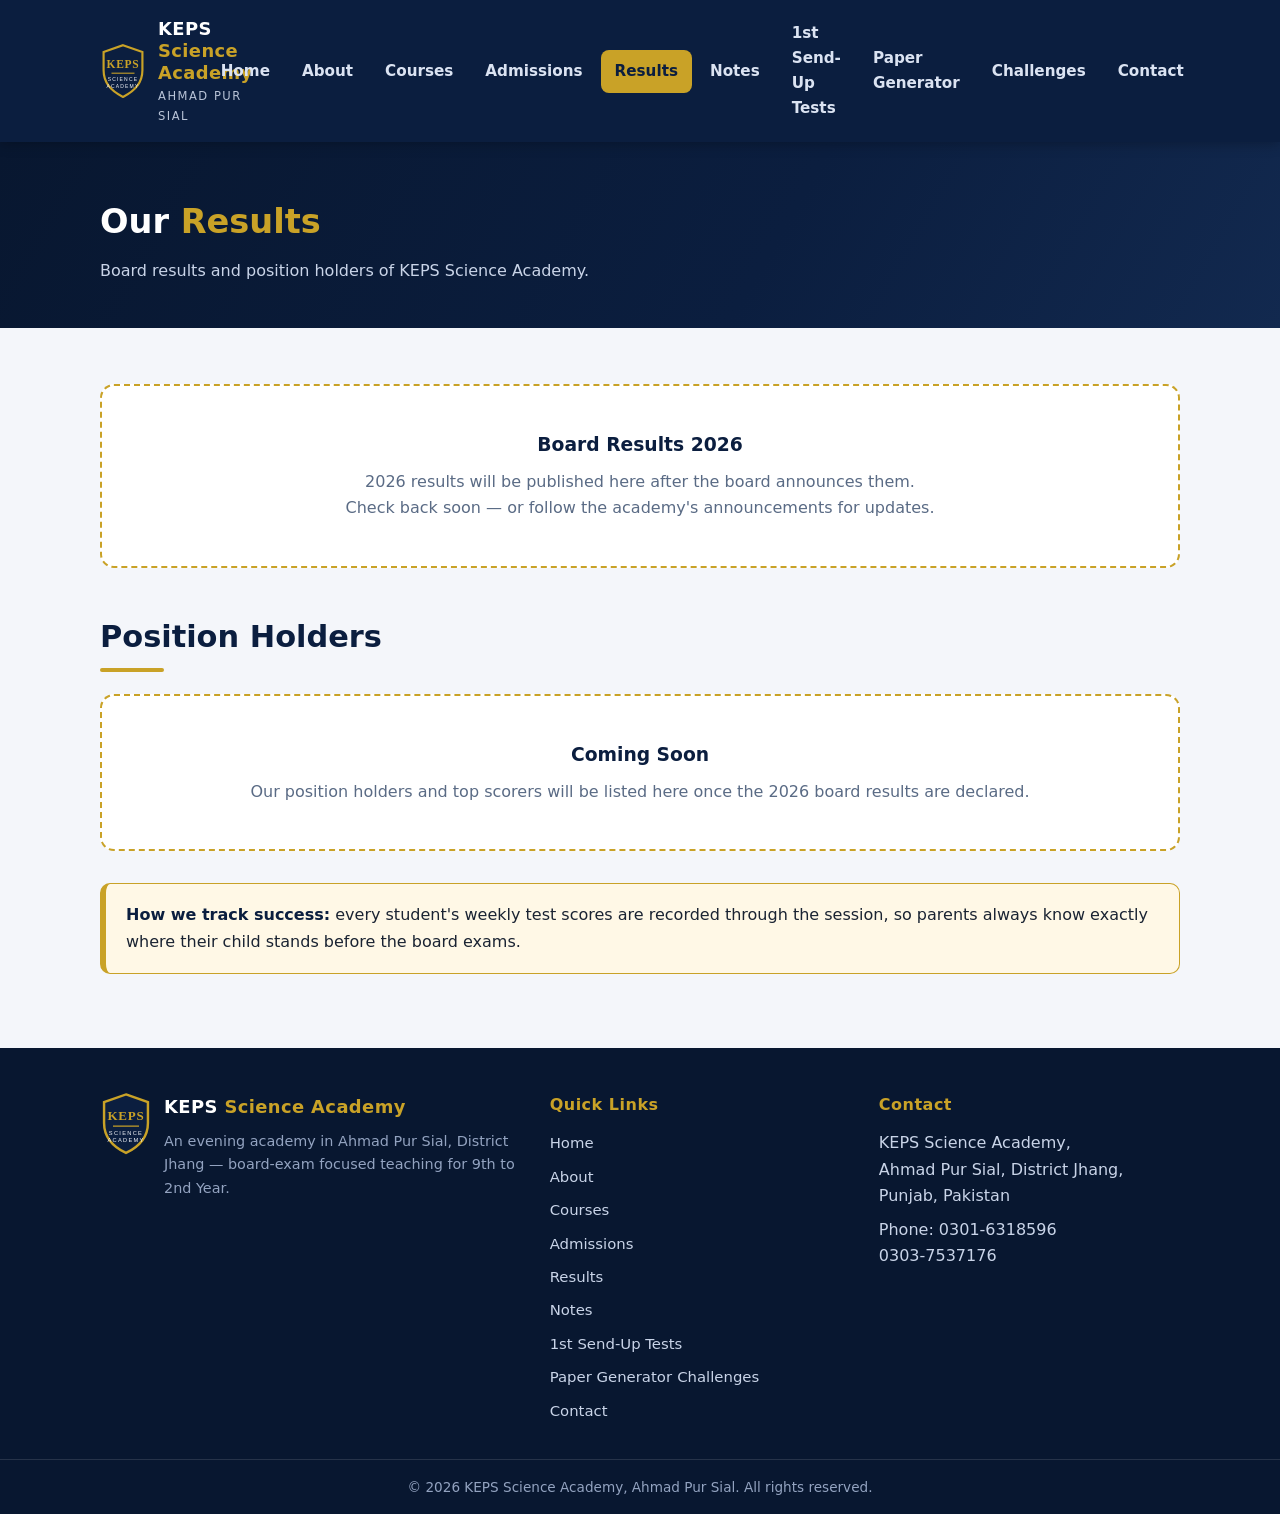
<file: results.html>
<!DOCTYPE html>
<html lang="en">
<head>
<meta charset="UTF-8">
<meta name="viewport" content="width=device-width, initial-scale=1.0">
<title>Results — KEPS Science Academy, Ahmad Pur Sial</title>
<meta name="description" content="Board results and position holders of KEPS Science Academy Ahmad Pur Sial.">
<link rel="canonical" href="https://kepsacademy.github.io/results.html">
<meta name="keywords" content="KEPS Science Academy, Ahmad Pur Sial academy, Jhang academy, 9th class academy Ahmad Pur Sial, 10th class academy, FSc academy Jhang, BISE pattern tests">
<meta property="og:type" content="website">
<meta property="og:site_name" content="KEPS Science Academy">
<meta property="og:title" content="Results — KEPS Science Academy, Ahmad Pur Sial">
<meta property="og:description" content="Board results and position holders of KEPS Science Academy Ahmad Pur Sial.">
<meta property="og:url" content="https://kepsacademy.github.io/results.html">
<link rel="icon" href="favicon.svg" type="image/svg+xml">
<script type="application/ld+json">
{"@context":"https://schema.org","@type":"EducationalOrganization","name":"KEPS Science Academy","url":"https://kepsacademy.github.io/","telephone":["+92-301-6318596","+92-303-7537176"],"address":{"@type":"PostalAddress","addressLocality":"Ahmad Pur Sial","addressRegion":"Punjab","addressCountry":"PK"},"founder":{"@type":"Person","name":"Muhammad Aqeel","jobTitle":"Principal"},"description":"Evening academy in Ahmad Pur Sial, District Jhang for 9th, 10th, 1st Year and 2nd Year board exam preparation with weekly tests and BISE-pattern test series."}
</script>
<link rel="stylesheet" href="styles.css">
<link rel="preconnect" href="https://fonts.googleapis.com">
<link rel="preconnect" href="https://fonts.gstatic.com" crossorigin>
<link href="https://fonts.googleapis.com/css2?family=Noto+Nastaliq+Urdu:wght@400;600;700&display=swap" rel="stylesheet">
</head>
<body>

<header class="site-header">
  <div class="header-inner">
    <a class="brand" href="index.html" aria-label="KEPS Science Academy — home">
      <svg viewBox="0 0 64 78" role="img" aria-label="KEPS Science Academy crest">
        <path d="M32 3 L59 12.5 V38 C59 57 47.5 67.5 32 75 C16.5 67.5 5 57 5 38 V12.5 Z" fill="#0B1E3F" stroke="#C9A227" stroke-width="3"/>
        <text x="32" y="35" text-anchor="middle" fill="#C9A227" font-family="Georgia,'Times New Roman',serif" font-weight="bold" font-size="16" letter-spacing="1">KEPS</text>
        <line x1="16" y1="42" x2="48" y2="42" stroke="#C9A227" stroke-width="1.5"/>
        <text x="32" y="53" text-anchor="middle" fill="#F4F6FA" font-family="Arial,sans-serif" font-size="7" letter-spacing="1.6">SCIENCE</text>
        <text x="32" y="62" text-anchor="middle" fill="#F4F6FA" font-family="Arial,sans-serif" font-size="7" letter-spacing="1.6">ACADEMY</text>
      </svg>
      <span class="brand-text">
        <span class="brand-name">KEPS <span>Science Academy</span></span><br>
        <span class="brand-sub">Ahmad Pur Sial</span>
      </span>
    </a>
    <button class="nav-toggle" aria-label="Open menu" aria-expanded="false">
      <svg width="22" height="16" viewBox="0 0 22 16"><path d="M1 1h20M1 8h20M1 15h20" stroke="#fff" stroke-width="2" stroke-linecap="round"/></svg>
    </button>
    <nav class="nav" id="main-nav">
      <a href="index.html">Home</a>
      <a href="about.html">About</a>
      <a href="courses.html">Courses</a>
      <a href="admissions.html">Admissions</a>
      <a href="results.html" class="active">Results</a>
      <a href="notes.html">Notes</a>
      <a href="1st-sendup-tests.html">1st Send-Up Tests</a>
      <a href="paper-generator.html">Paper Generator</a>
      <a href="challenges.html">Challenges</a>
      <a href="contact.html">Contact</a>
    </nav>
  </div>
</header>

<main>
  <section class="page-hero">
    <div class="container">
      <h1>Our <span class="gold">Results</span></h1>
      <p>Board results and position holders of KEPS Science Academy.</p>
    </div>
  </section>

  <section class="section">
    <div class="container">
      <div class="placeholder-box">
        <h3>Board Results 2026</h3>
        <p>2026 results will be published here after the board announces them.<br>Check back soon — or follow the academy's announcements for updates.</p>
      </div>

      <h2 class="section-title" style="margin-top:44px">Position Holders</h2>
      <div class="gold-rule"></div>
      <div class="placeholder-box">
        <h3>Coming Soon</h3>
        <p>Our position holders and top scorers will be listed here once the 2026 board results are declared.</p>
      </div>

      <div class="notice" style="margin-top:32px">
        <strong>How we track success:</strong> every student's weekly test scores are recorded through the session, so parents always know exactly where their child stands before the board exams.
      </div>
    </div>
  </section>
</main>

<footer class="site-footer">
  <div class="footer-grid">
    <div>
      <div class="footer-brand">
        <svg viewBox="0 0 64 78" role="img" aria-label="KEPS Science Academy crest">
          <path d="M32 3 L59 12.5 V38 C59 57 47.5 67.5 32 75 C16.5 67.5 5 57 5 38 V12.5 Z" fill="#0B1E3F" stroke="#C9A227" stroke-width="3"/>
          <text x="32" y="35" text-anchor="middle" fill="#C9A227" font-family="Georgia,'Times New Roman',serif" font-weight="bold" font-size="16" letter-spacing="1">KEPS</text>
          <line x1="16" y1="42" x2="48" y2="42" stroke="#C9A227" stroke-width="1.5"/>
          <text x="32" y="53" text-anchor="middle" fill="#F4F6FA" font-family="Arial,sans-serif" font-size="7" letter-spacing="1.6">SCIENCE</text>
          <text x="32" y="62" text-anchor="middle" fill="#F4F6FA" font-family="Arial,sans-serif" font-size="7" letter-spacing="1.6">ACADEMY</text>
        </svg>
        <div>
          <div class="brand-name">KEPS <span style="color:#C9A227">Science Academy</span></div>
          <p>An evening academy in Ahmad Pur Sial, District Jhang — board-exam focused teaching for 9th to 2nd Year.</p>
        </div>
      </div>
    </div>
    <div>
      <h4>Quick Links</h4>
      <ul class="footer-links">
        <li><a href="index.html">Home</a></li>
        <li><a href="about.html">About</a></li>
        <li><a href="courses.html">Courses</a></li>
        <li><a href="admissions.html">Admissions</a></li>
        <li><a href="results.html">Results</a></li>
        <li><a href="notes.html">Notes</a></li>
        <li><a href="1st-sendup-tests.html">1st Send-Up Tests</a></li>
        <li><a href="paper-generator.html">Paper Generator</a>
      <a href="challenges.html">Challenges</a></li>
        <li><a href="contact.html">Contact</a></li>
      </ul>
    </div>
    <div>
      <h4>Contact</h4>
      <ul class="footer-links">
        <li>KEPS Science Academy,<br>Ahmad Pur Sial, District Jhang,<br>Punjab, Pakistan</li>
        <li>Phone: 0301-6318596<br>0303-7537176</li>
      </ul>
    </div>
  </div>
  <div class="footer-bottom">© <span id="year">2026</span> KEPS Science Academy, Ahmad Pur Sial. All rights reserved.</div>
</footer>
<script src="script.js"></script>
</body>
</html>
</file>
<file: styles.css>
/* KEPS Science Academy — shared styles */
:root{
  --navy:#0B1E3F;
  --navy-2:#12294f;
  --navy-3:#081730;
  --gold:#C9A227;
  --gold-soft:#e8cf7a;
  --bg:#F4F6FA;
  --ink:#1A2332;
  --muted:#5A6B85;
  --card:#ffffff;
  --line:#e2e8f2;
  --radius:14px;
  --shadow:0 6px 24px rgba(11,30,63,.08);
}
*{margin:0;padding:0;box-sizing:border-box}
html{scroll-behavior:smooth}
body{
  font-family:"Segoe UI",system-ui,-apple-system,Roboto,"Helvetica Neue",Arial,sans-serif;
  background:var(--bg);color:var(--ink);line-height:1.65;font-size:16px;
}
img,svg{max-width:100%}
a{color:inherit}
.container{max-width:1120px;margin:0 auto;padding:0 20px}
.ur{font-family:"Noto Nastaliq Urdu","Jameel Noori Nastaleeq",serif;direction:rtl;line-height:2.1}

/* ---------- header ---------- */
.site-header{background:var(--navy);color:#fff;position:sticky;top:0;z-index:50;
  box-shadow:0 2px 12px rgba(0,0,0,.25)}
.header-inner{display:flex;align-items:center;justify-content:space-between;
  padding:12px 20px;max-width:1120px;margin:0 auto}
.brand{display:flex;align-items:center;gap:12px;text-decoration:none}
.brand svg{width:46px;height:auto;flex:0 0 auto}
.brand-text{line-height:1.25}
.brand-name{font-weight:800;font-size:1.12rem;letter-spacing:.4px}
.brand-name span{color:var(--gold)}
.brand-sub{font-size:.72rem;color:#b9c4d8;letter-spacing:1.5px;text-transform:uppercase}
.nav{display:flex;gap:4px;align-items:center}
.nav a{color:#dbe3f2;text-decoration:none;padding:9px 14px;border-radius:8px;
  font-weight:600;font-size:.95rem;transition:background .15s,color .15s}
.nav a:hover{background:rgba(255,255,255,.08);color:#fff}
.nav a.active{background:var(--gold);color:var(--navy)}
.nav-toggle{display:none;background:none;border:1px solid rgba(255,255,255,.35);
  border-radius:8px;padding:8px 11px;cursor:pointer}
.nav-toggle svg{display:block}

/* ---------- hero ---------- */
.hero{background:radial-gradient(1100px 480px at 80% -10%,#1b3a6e 0%,var(--navy) 55%) ,var(--navy);
  color:#fff;padding:72px 0 64px;position:relative;overflow:hidden}
.hero::after{content:"";position:absolute;inset:0;pointer-events:none;
  background-image:radial-gradient(rgba(201,162,39,.14) 1.5px,transparent 1.6px);
  background-size:26px 26px;opacity:.5}
.hero-inner{position:relative;z-index:1;max-width:1120px;margin:0 auto;padding:0 20px}
.badge{display:inline-block;background:var(--gold);color:var(--navy);font-weight:800;
  font-size:.8rem;letter-spacing:1px;text-transform:uppercase;border-radius:999px;
  padding:7px 18px;margin-bottom:18px}
.hero h1{font-size:2.6rem;line-height:1.2;margin-bottom:10px;font-weight:800}
.hero h1 .gold{color:var(--gold)}
.hero .tagline{font-size:1.25rem;color:var(--gold-soft);font-weight:600;margin-bottom:6px}
.hero .tagline-ur{font-size:1.35rem;color:#eef2fa;margin:2px 0 20px;text-align:left}
.hero p.lead{max-width:640px;color:#c9d4e8;margin-bottom:28px}
.cta-row{display:flex;gap:14px;flex-wrap:wrap}
.btn{display:inline-block;text-decoration:none;font-weight:700;border-radius:10px;
  padding:13px 28px;transition:transform .12s,box-shadow .12s;font-size:1rem;cursor:pointer;border:none}
.btn:active{transform:scale(.97)}
.btn-gold{background:var(--gold);color:var(--navy);box-shadow:0 4px 14px rgba(201,162,39,.35)}
.btn-gold:hover{background:var(--gold-soft)}
.btn-outline{border:2px solid rgba(255,255,255,.7);color:#fff;background:transparent}
.btn-outline:hover{border-color:#fff;background:rgba(255,255,255,.1)}
.btn-navy{background:var(--navy);color:#fff}
.btn-navy:hover{background:var(--navy-2)}
.btn-whatsapp{background:#25D366;color:#fff}
.btn-whatsapp:hover{background:#1eb856}

/* ---------- sections ---------- */
.section{padding:56px 0}
.section-title{font-size:1.9rem;font-weight:800;color:var(--navy);margin-bottom:6px}
.section-title.center{text-align:center}
.gold-rule{width:64px;height:4px;background:var(--gold);border-radius:2px;margin:0 0 22px}
.gold-rule.center{margin-left:auto;margin-right:auto}
.section-sub{color:var(--muted);max-width:680px;margin-bottom:28px}
.section-sub.center{margin-left:auto;margin-right:auto;text-align:center}

/* stats band */
.stats{background:var(--navy);color:#fff;padding:40px 0;margin:0}
.stats-grid{display:grid;grid-template-columns:repeat(4,1fr);gap:20px;max-width:1120px;
  margin:0 auto;padding:0 20px;text-align:center}
.stat-num{font-size:1.5rem;font-weight:800;color:var(--gold)}
.stat-label{color:#c9d4e8;font-size:.92rem;margin-top:4px}

/* cards */
.grid{display:grid;gap:20px;grid-template-columns:repeat(auto-fit,minmax(230px,1fr))}
.card{background:var(--card);border:1px solid var(--line);border-radius:var(--radius);
  padding:26px 22px;box-shadow:var(--shadow);transition:transform .15s,box-shadow .15s}
.card:hover{transform:translateY(-3px);box-shadow:0 10px 28px rgba(11,30,63,.12)}
.card .icon{width:48px;height:48px;border-radius:12px;background:var(--navy);
  display:flex;align-items:center;justify-content:center;margin-bottom:14px}
.card h3{font-size:1.08rem;color:var(--navy);margin-bottom:8px}
.card p{color:var(--muted);font-size:.95rem}

/* page hero (inner pages) */
.page-hero{background:linear-gradient(120deg,var(--navy-3),var(--navy) 60%,var(--navy-2));
  color:#fff;padding:52px 0 44px}
.page-hero h1{font-size:2.1rem;font-weight:800}
.page-hero h1 .gold{color:var(--gold)}
.page-hero p{color:#c9d4e8;max-width:640px;margin-top:8px}

/* principal / profile */
.profile{display:grid;grid-template-columns:120px 1fr;gap:24px;align-items:start;
  background:var(--card);border:1px solid var(--line);border-radius:var(--radius);
  padding:28px;box-shadow:var(--shadow)}
.avatar{width:120px;height:120px;border-radius:50%;background:var(--navy);color:var(--gold);
  display:flex;align-items:center;justify-content:center;font-size:2rem;font-weight:800;
  border:3px solid var(--gold);flex:0 0 auto}
.profile h2{color:var(--navy);font-size:1.4rem}
.profile .role{color:var(--gold);font-weight:700;margin:2px 0 10px}
.profile p{color:var(--muted)}

/* steps */
.steps{display:grid;gap:16px;grid-template-columns:repeat(auto-fit,minmax(220px,1fr));counter-reset:step}
.step{background:var(--card);border:1px solid var(--line);border-radius:var(--radius);
  padding:24px 20px;box-shadow:var(--shadow);position:relative}
.step::before{counter-increment:step;content:counter(step);width:38px;height:38px;
  border-radius:50%;background:var(--gold);color:var(--navy);font-weight:800;
  display:flex;align-items:center;justify-content:center;margin-bottom:12px;font-size:1.1rem}
.step h3{color:var(--navy);margin-bottom:6px;font-size:1.05rem}
.step p{color:var(--muted);font-size:.94rem}

/* notice / placeholder boxes */
.notice{background:#fff8e6;border:1px solid var(--gold);border-left:6px solid var(--gold);
  border-radius:10px;padding:18px 20px;margin:18px 0;color:var(--ink)}
.notice strong{color:var(--navy)}
.placeholder-box{background:var(--card);border:2px dashed var(--gold);border-radius:var(--radius);
  padding:44px 28px;text-align:center;color:var(--muted)}
.placeholder-box h3{color:var(--navy);margin-bottom:8px}

/* course tables */
.class-block{margin-bottom:36px}
.class-block>h2{color:var(--navy);font-size:1.5rem;margin-bottom:4px}
.class-block>.sub{color:var(--muted);margin-bottom:16px}
.chips{display:flex;flex-wrap:wrap;gap:8px;margin:12px 0}
.chip{background:#eaf0fa;color:var(--navy);border:1px solid #cfdaef;border-radius:999px;
  padding:5px 14px;font-size:.85rem;font-weight:600}
ul.tick{list-style:none;margin-top:10px}
ul.tick li{padding:6px 0 6px 30px;position:relative;color:var(--muted)}
ul.tick li::before{content:"";position:absolute;left:2px;top:11px;width:14px;height:8px;
  border-left:3px solid var(--gold);border-bottom:3px solid var(--gold);transform:rotate(-45deg)}

/* contact */
.contact-grid{display:grid;grid-template-columns:1fr 1fr;gap:24px;align-items:start}
.info-card{background:var(--card);border:1px solid var(--line);border-radius:var(--radius);
  padding:24px;box-shadow:var(--shadow);margin-bottom:16px}
.info-card h3{color:var(--navy);margin-bottom:6px;font-size:1.05rem}
.info-card p{color:var(--muted)}
.phone-big{font-size:1.5rem;font-weight:800;color:var(--navy);letter-spacing:1px}
.form-card{background:var(--card);border:1px solid var(--line);border-radius:var(--radius);
  padding:28px;box-shadow:var(--shadow)}
.form-card h2{color:var(--navy);margin-bottom:14px}
label{display:block;font-weight:600;color:var(--navy);margin:12px 0 6px;font-size:.95rem}
input[type=text],input[type=tel],textarea{width:100%;border:1px solid #c9d4e8;border-radius:10px;
  padding:12px 14px;font-size:1rem;font-family:inherit;background:#fbfcfe;color:var(--ink)}
input:focus,textarea:focus{outline:2px solid var(--gold);border-color:var(--gold)}
textarea{min-height:120px;resize:vertical}
.form-note{font-size:.85rem;color:var(--muted);margin-top:12px}

/* footer */
.site-footer{background:var(--navy-3);color:#c9d4e8;margin-top:0}
.footer-grid{display:grid;grid-template-columns:1.4fr 1fr 1fr;gap:28px;
  max-width:1120px;margin:0 auto;padding:44px 20px 28px}
.footer-brand{display:flex;align-items:flex-start;gap:12px}
.footer-brand svg{width:52px;flex:0 0 auto}
.footer-brand .brand-name{color:#fff}
.footer-brand p{font-size:.9rem;margin-top:8px;color:#93a3c0}
.site-footer h4{color:var(--gold);margin-bottom:12px;font-size:1rem;letter-spacing:.5px}
.footer-links{list-style:none}
.footer-links li{margin:7px 0}
.footer-links a{color:#c9d4e8;text-decoration:none;font-size:.93rem}
.footer-links a:hover{color:#fff;text-decoration:underline}
.footer-bottom{border-top:1px solid rgba(255,255,255,.12);text-align:center;
  padding:16px 20px;font-size:.85rem;color:#93a3c0}

/* ---------- responsive ---------- */
@media (max-width:860px){
  .stats-grid{grid-template-columns:repeat(2,1fr);gap:26px 12px}
  .contact-grid{grid-template-columns:1fr}
  .footer-grid{grid-template-columns:1fr;gap:24px}
}
@media (max-width:760px){
  .nav-toggle{display:block}
  .nav{position:absolute;top:100%;left:0;right:0;background:var(--navy-3);
    flex-direction:column;align-items:stretch;padding:10px 16px 16px;gap:2px;
    display:none;border-top:1px solid rgba(255,255,255,.1)}
  .nav.open{display:flex}
  .nav a{padding:12px 10px}
  .hero{padding:52px 0 48px}
  .hero h1{font-size:1.9rem}
  .hero .tagline{font-size:1.05rem}
  .section{padding:40px 0}
  .section-title{font-size:1.55rem}
  .page-hero h1{font-size:1.7rem}
  .profile{grid-template-columns:1fr;text-align:center}
  .avatar{margin:0 auto}
}

/* Announcement post — full-width banner, centered */
.post-full{padding:0 0 60px;background:#fff}
.post-full-media{position:relative}
.post-full-media img{display:block;width:100%;height:auto}
.post-badge{position:absolute;top:18px;left:18px;background:var(--gold);color:var(--navy);font-weight:800;font-size:.85rem;padding:9px 16px;border-radius:999px;letter-spacing:.4px;box-shadow:0 4px 12px rgba(0,0,0,.3)}
.wrap.post-full-body{max-width:760px;text-align:center;padding-top:36px;margin:0 auto}
.post-meta{color:var(--muted);font-size:.85rem;margin:0 0 8px}
.post-full-body h2{color:var(--navy);font-size:1.8rem;margin:0 0 12px;line-height:1.3}
.post-full-body>p{color:#3c4a63;line-height:1.65;margin:0 auto 4px;max-width:640px}
.post-points{list-style:none;padding:0;margin:18px auto 26px;display:inline-block;text-align:left}
.post-points li{padding-left:26px;position:relative;color:var(--navy);font-weight:600;margin-bottom:8px}
.post-points li::before{content:"\2713";position:absolute;left:0;color:#9A7B1C;font-weight:800}
.post-full .cta-row{justify-content:center}
.btn-outline-navy{border:2px solid var(--navy);color:var(--navy);background:transparent}
.btn-outline-navy:hover{background:var(--navy);color:#fff}
@media (max-width:760px){
  .post-full-body{padding:28px 20px 0}
  .post-full-body h2{font-size:1.4rem}
  .post-badge{top:12px;left:12px;font-size:.75rem;padding:7px 12px}
}

/* Admission form */
select{width:100%;border:1px solid #c9d4e8;border-radius:10px;padding:12px 14px;
  font-size:1rem;font-family:inherit;background:#fbfcfe;color:var(--ink)}
select:focus{outline:2px solid var(--gold);border-color:var(--gold)}
.form-grid{display:grid;grid-template-columns:1fr 1fr;gap:0 18px}
@media (max-width:640px){.form-grid{grid-template-columns:1fr}}
#apply{scroll-margin-top:90px}
</file>
